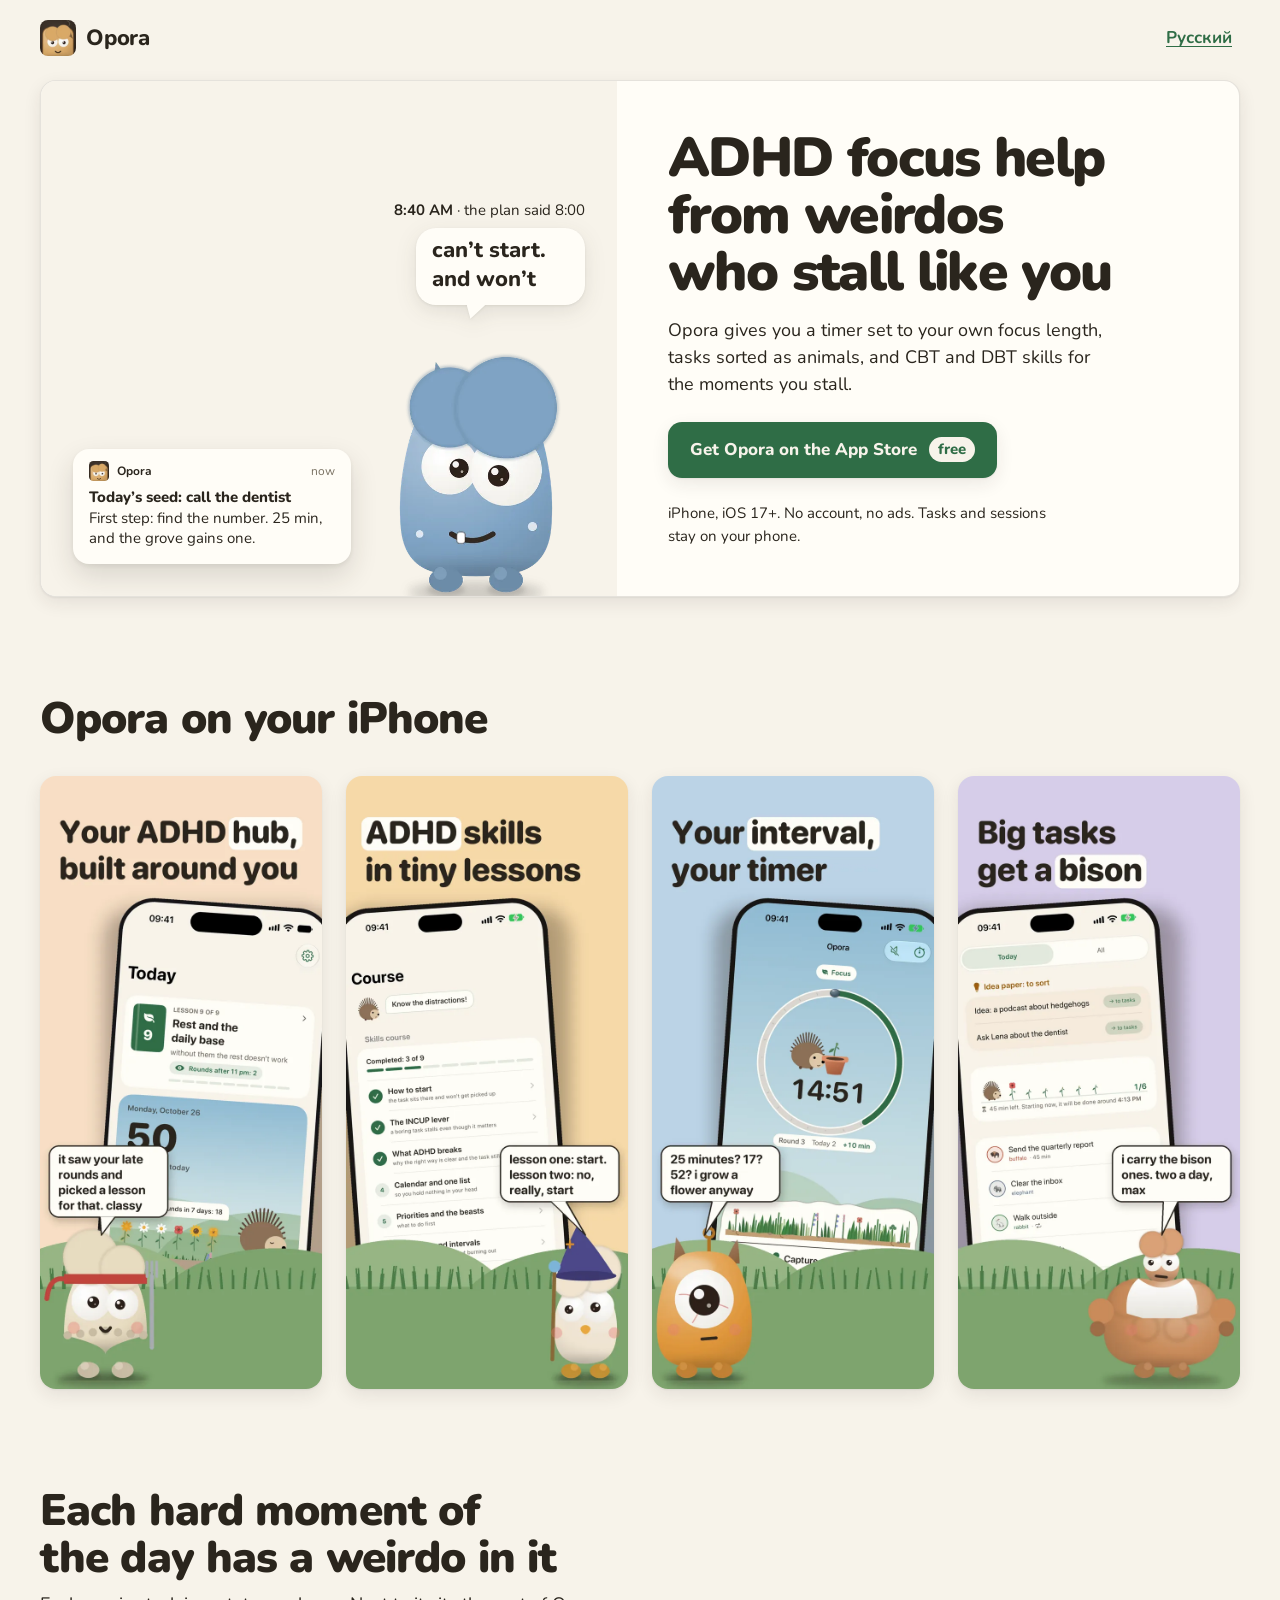
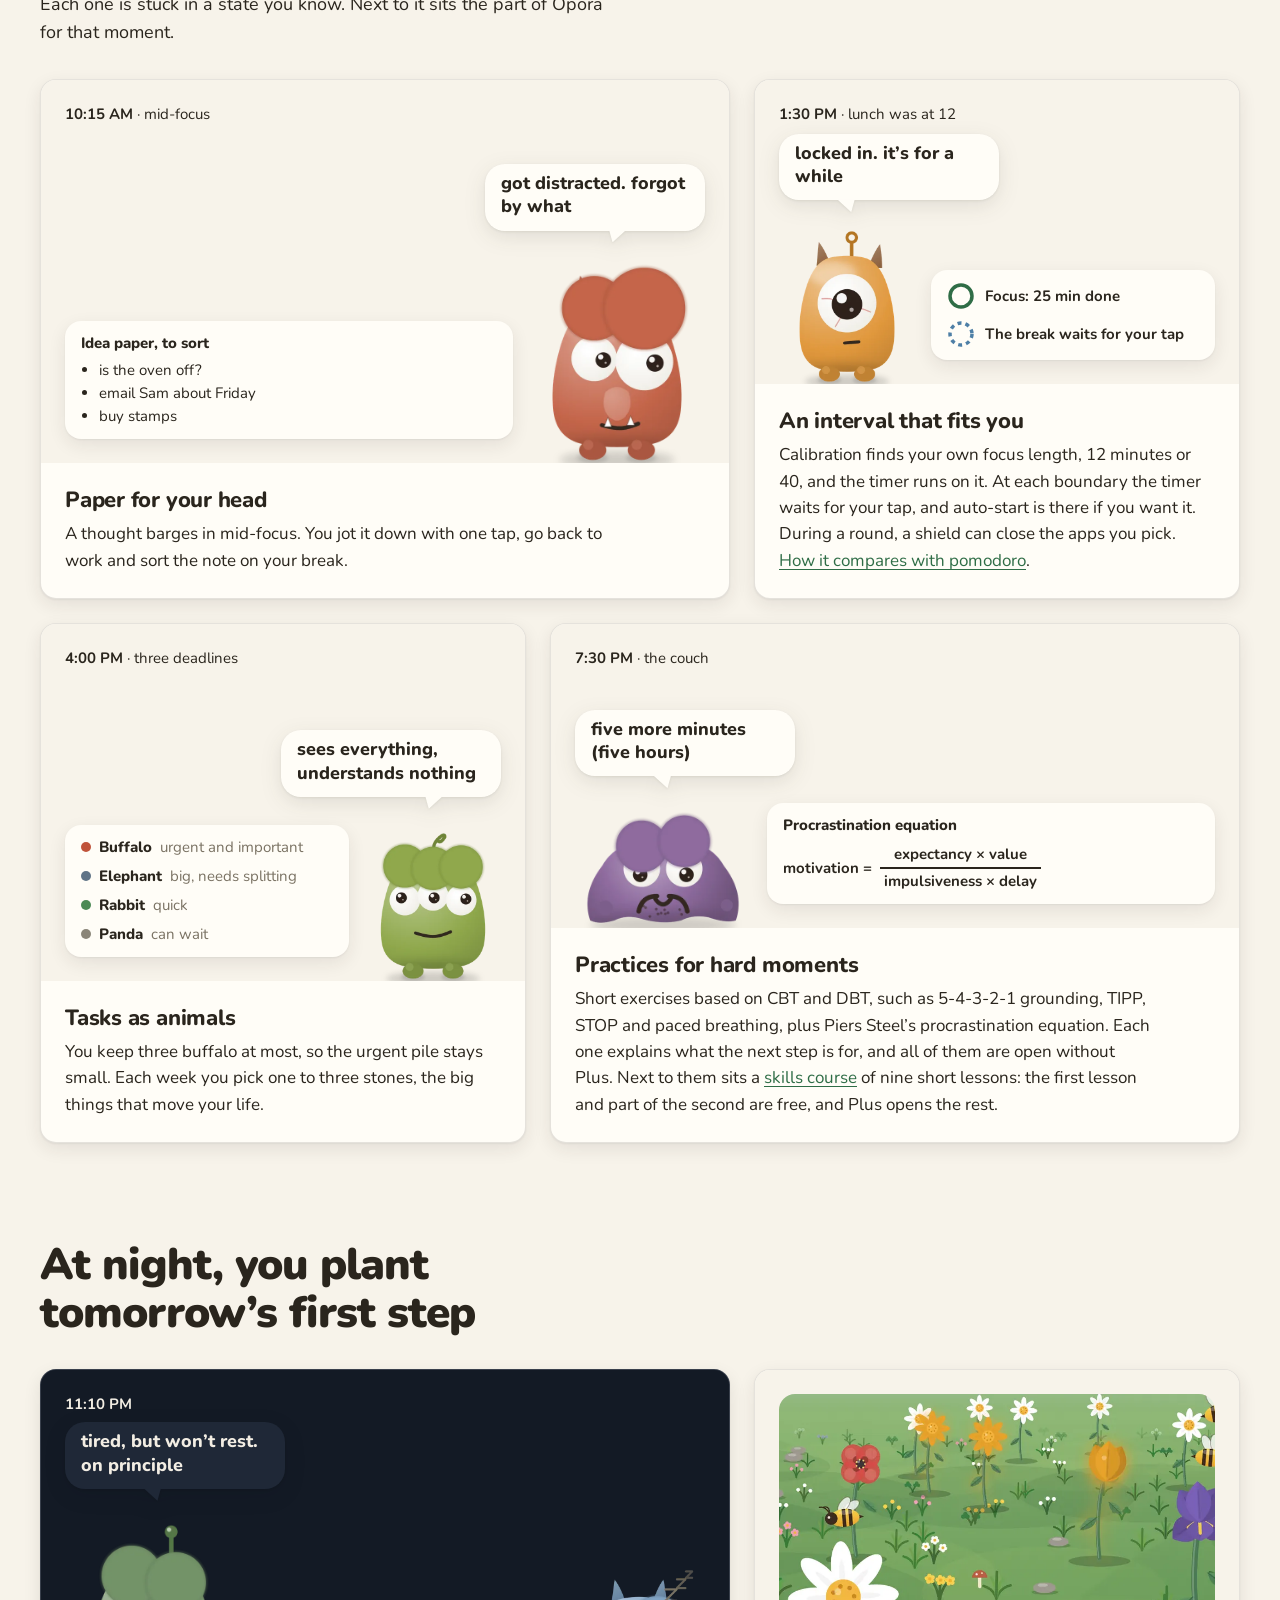
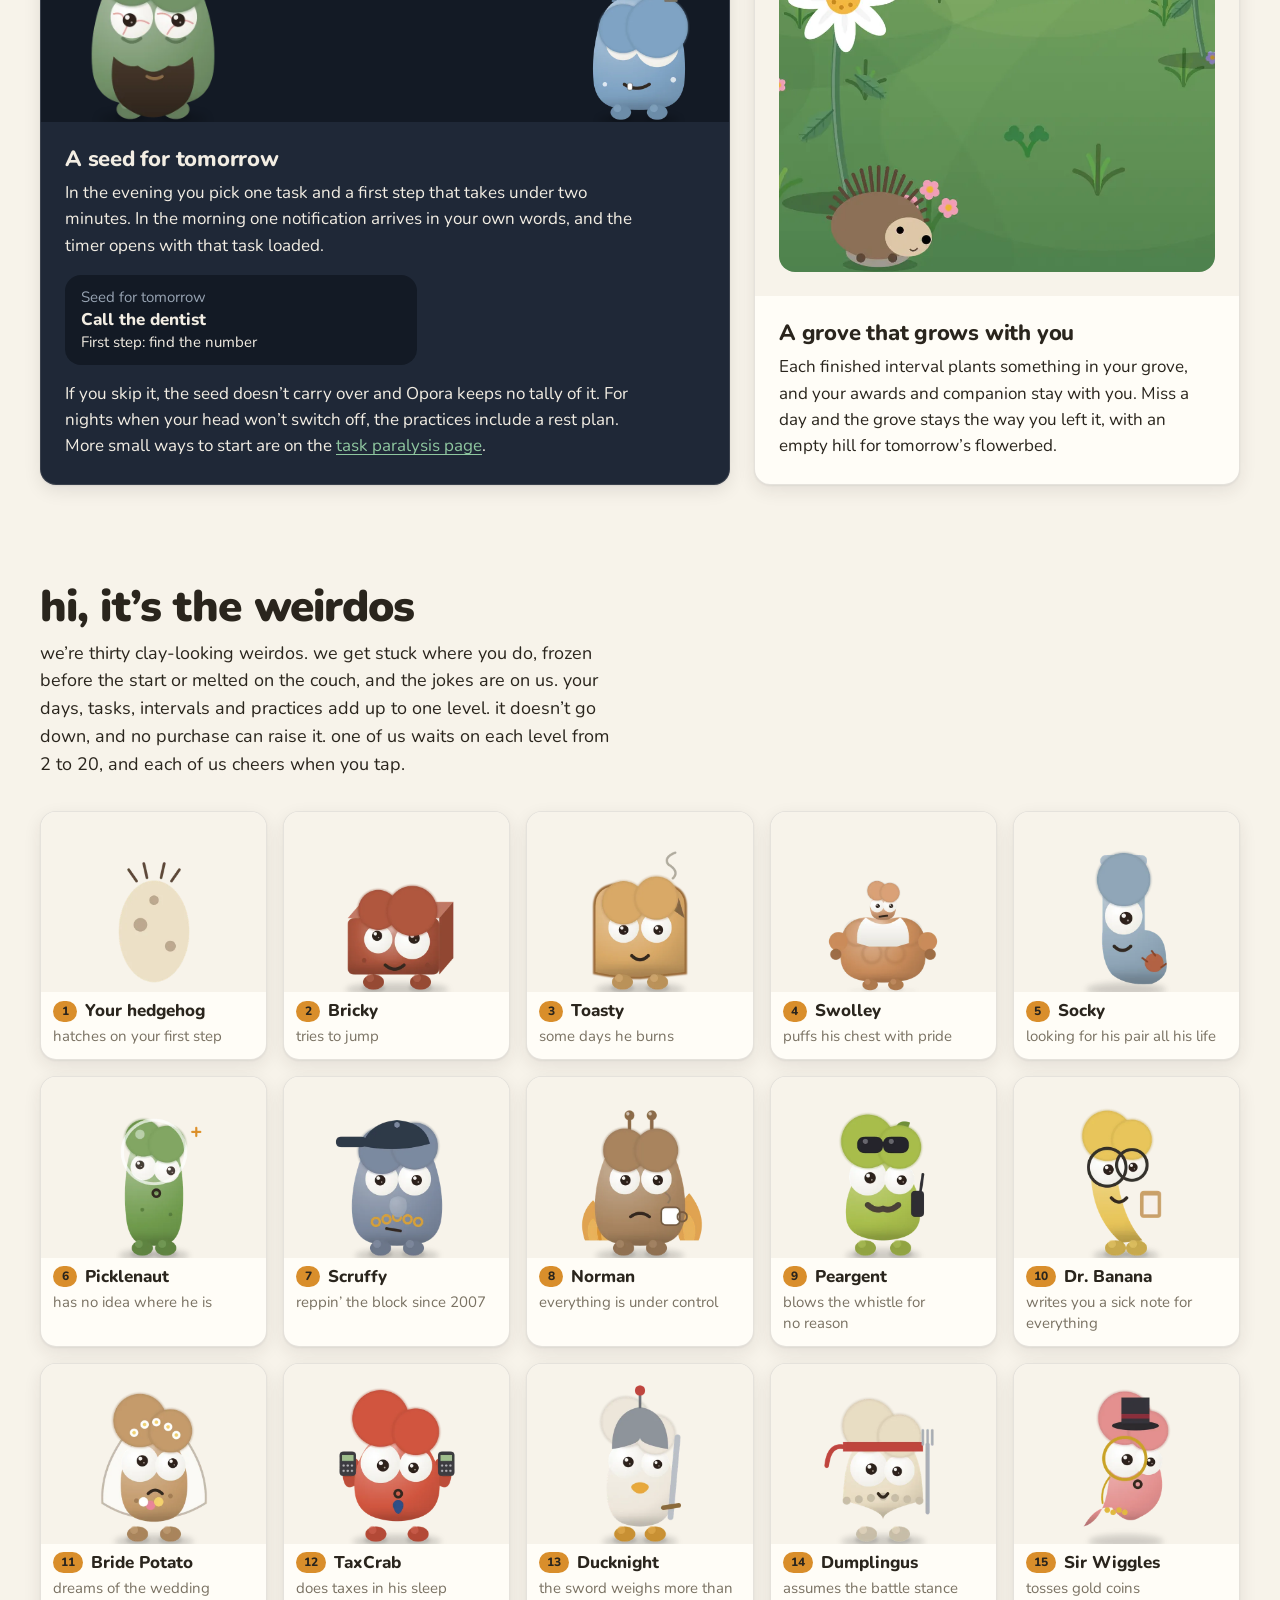
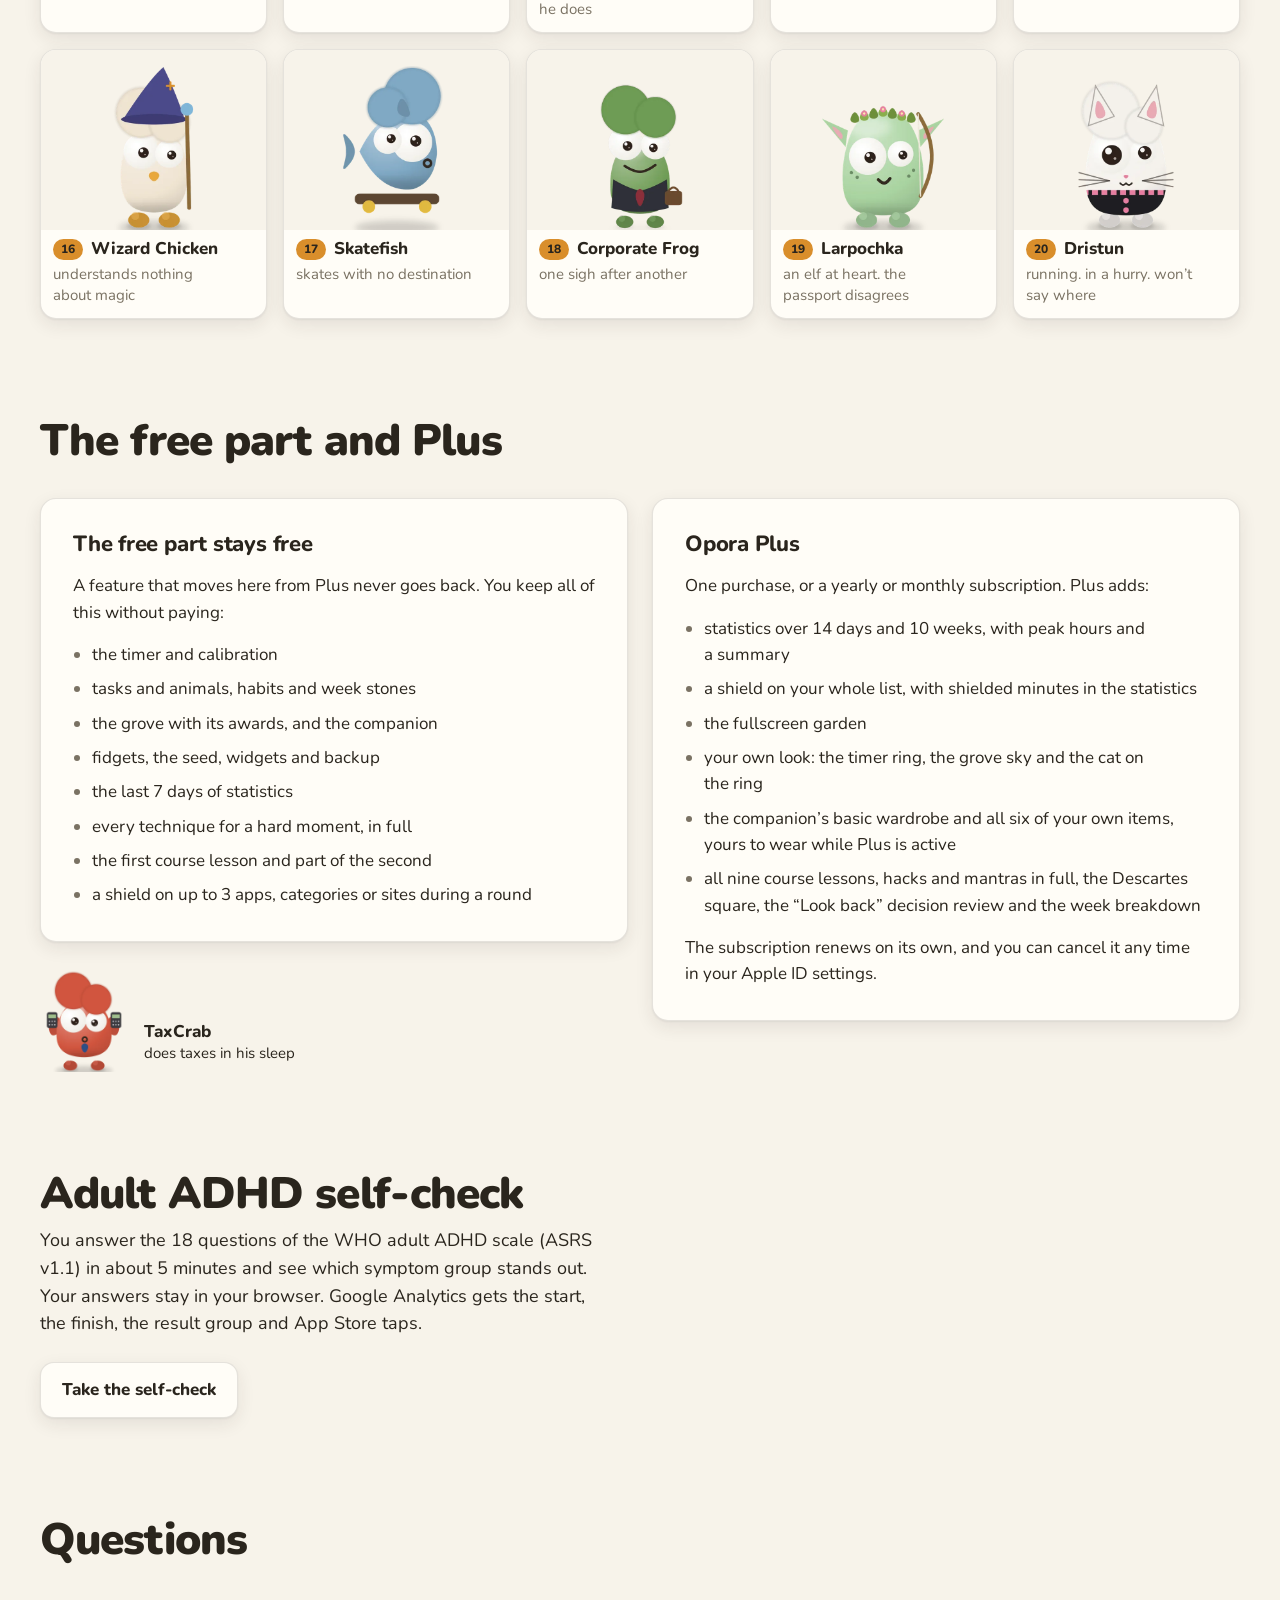
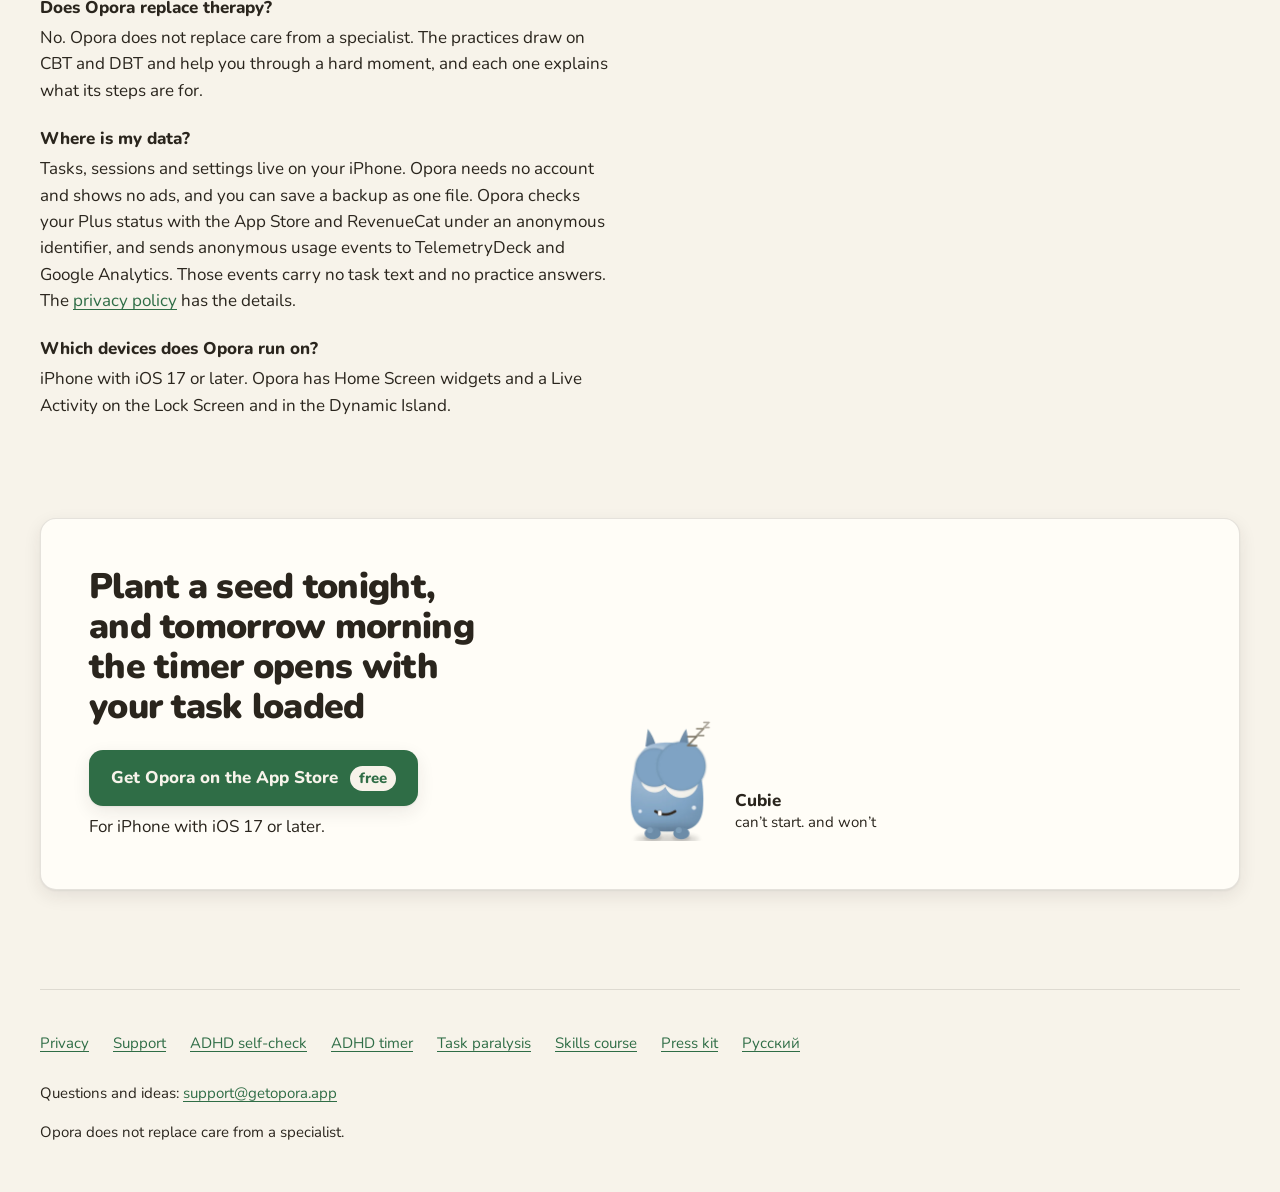
<file: index.html>
<!DOCTYPE html>
<html lang="en">
<head>
<meta charset="utf-8">
<meta name="viewport" content="width=device-width, initial-scale=1, viewport-fit=cover">
<title>Opora: visual ADHD timer, tasks and CBT skills</title>
<meta name="description" content="An iPhone app for the ADHD brain: a timer set to your own focus length, tasks as animals, a grove, and CBT and DBT skills for hard moments.">
<link rel="canonical" href="https://getopora.app/">
<meta name="google-site-verification" content="gNCdLFf5onYsdN9KTS7dBVBs3i6He-sdq-QQZf5dr-U">
<link rel="alternate" hreflang="en" href="https://getopora.app/">
<link rel="alternate" hreflang="ru" href="https://getopora.app/ru/">
<link rel="alternate" hreflang="x-default" href="https://getopora.app/">
<meta name="color-scheme" content="light">
<meta name="theme-color" content="#F7F3EA">
<meta name="apple-itunes-app" content="app-id=6800092761">
<meta property="og:type" content="website">
<meta property="og:site_name" content="Opora">
<meta property="og:locale" content="en_US">
<meta property="og:locale:alternate" content="ru_RU">
<meta property="og:url" content="https://getopora.app/">
<meta property="og:title" content="Opora: visual ADHD timer, tasks and CBT skills">
<meta property="og:description" content="An iPhone app for the ADHD brain: a timer set to your own focus length, tasks as animals, a grove, and CBT and DBT skills for hard moments.">
<meta property="og:image" content="https://getopora.app/og.png">
<meta property="og:image:width" content="1200">
<meta property="og:image:height" content="630">
<meta property="og:image:alt" content="Opora’s weirdos and the hedgehog standing in a row under the headline">
<meta name="twitter:card" content="summary_large_image">
<meta name="twitter:title" content="Opora: visual ADHD timer, tasks and CBT skills">
<meta name="twitter:description" content="An iPhone app for the ADHD brain: a timer set to your own focus length, tasks as animals, a grove, and CBT and DBT skills for hard moments.">
<meta name="twitter:image" content="https://getopora.app/og.png">
<meta name="twitter:image:alt" content="Opora’s weirdos and the hedgehog standing in a row under the headline">
<script type="application/ld+json">
{
 "@context": "https://schema.org",
 "@type": "MobileApplication",
 "name": "Opora",
 "alternateName": [
  "Opora: ADHD Timer & Focus Pet",
  "Опора: СДВГ-навыки и фокус",
  "Опора"
 ],
 "description": "An iPhone app for the ADHD brain: a timer set to your own focus length, tasks as animals, a grove, and CBT and DBT skills for hard moments.",
 "url": "https://getopora.app/",
 "image": "https://getopora.app/press/opora-icon-1024.png",
 "screenshot": [
  "https://getopora.app/shots/en/03-hub.webp",
  "https://getopora.app/shots/en/04-course.webp",
  "https://getopora.app/shots/en/01-timer.webp",
  "https://getopora.app/shots/en/06-tasks.webp"
 ],
 "operatingSystem": "iOS 17 or later",
 "applicationCategory": "HealthApplication",
 "applicationSubCategory": "Productivity",
 "inLanguage": [
  "bn",
  "da",
  "de",
  "en",
  "es",
  "fi",
  "fr",
  "gu",
  "ha",
  "hi",
  "id",
  "it",
  "ja",
  "kn",
  "ko",
  "ml",
  "mr",
  "nb",
  "nl",
  "pt",
  "ru",
  "sv",
  "sw",
  "ta",
  "te",
  "th",
  "tr",
  "uk",
  "vi",
  "zh-Hans",
  "zh-Hant"
 ],
 "installUrl": "https://apps.apple.com/app/id6800092761",
 "sameAs": [
  "https://apps.apple.com/app/id6800092761"
 ],
 "offers": {
  "@type": "Offer",
  "price": "0",
  "priceCurrency": "USD"
 }
}
</script>
<link rel="icon" type="image/png" sizes="64x64" href="favicon.png">
<link rel="apple-touch-icon" sizes="180x180" href="apple-touch-icon.png">
<link rel="stylesheet" href="fonts/nunito.css">
<link rel="stylesheet" href="site.css">
<script src="site.js" defer></script>
<script src="ga.js" defer></script>
</head>
<body>
<a class="skip-link" href="#main">Skip to content</a>

<header class="wrap site-header">
  <a class="brand" href="./"><img src="logo.webp" alt="" width="36" height="36">Opora</a>
  <a class="lang-switch" href="ru/" hreflang="ru" lang="ru">Русский</a>
</header>

<main id="main">
  <section class="wrap hero" aria-labelledby="hero-title">
    <div class="hero-panel">
      <div class="hero-pitch">
        <h1 class="hero-title" id="hero-title">ADHD focus help from weirdos who stall like you</h1>
        <p class="hero-lead">Opora gives you a timer set to your own focus length, tasks sorted as animals, and CBT and DBT skills for the moments you stall.</p>
        <a class="button button-primary hero-cta" href="https://apps.apple.com/app/apple-store/id6800092761?pt=129292304&amp;ct=home-hero&amp;mt=8">Get Opora on the App Store <span class="button-tag">free</span></a>
        <p class="hero-fine">iPhone, iOS&nbsp;17+. No account, no ads. Tasks and sessions stay on your phone.</p>
      </div>
      <div class="hero-stage">
        <div class="hero-say">
          <p class="time-caption">8:40&nbsp;AM <span>· the plan said 8:00</span></p>
          <p class="bubble"><span class="visually-hidden">Cubie says: </span>can’t start. and won’t</p>
        </div>
        <img class="hero-who" src="art/frozen-neutral.webp" width="424" height="512" fetchpriority="high"
             alt="Cubie, a blue weirdo, frozen at the start of the morning">
        <figure class="notification hero-note" aria-label="A morning notification from Opora">
          <div class="notification-head"><img src="logo.webp" alt="" width="20" height="20">Opora<span class="muted">now</span></div>
          <p class="notification-title">Today’s seed: call the dentist</p>
          <p>First step: find the number. 25&nbsp;min, and the grove gains one.</p>
        </figure>
      </div>
    </div>
  </section>

  <section class="wrap section">
    <h2 class="section-title" id="screens-title">Opora on your iPhone</h2>
    <ul class="screens-rail" role="list" tabindex="0" aria-labelledby="screens-title">
      <li><img src="shots/en/03-hub.webp" width="660" height="1434" loading="lazy"
               alt="Today, captioned Your ADHD hub, built around you: the next lesson of the skills course and this week’s rounds above the meadow"></li>
      <li><img src="shots/en/04-course.webp" width="660" height="1434" loading="lazy"
               alt="The skills course, captioned ADHD skills in tiny lessons: 3 of 9 lessons done, How to start and The INCUP lever ticked off"></li>
      <li><img src="shots/en/01-timer.webp" width="660" height="1434" loading="lazy"
               alt="The timer, captioned Your interval, your timer: 14:51 left on a green ring with the hedgehog and a flowerpot in the middle"></li>
      <li><img src="shots/en/06-tasks.webp" width="660" height="1434" loading="lazy"
               alt="Tasks, captioned Big tasks get a bison: an idea paper to sort, a plan for the day and tasks such as Send the quarterly report"></li>
    </ul>
  </section>

  <section class="wrap section">
    <h2 class="section-title" id="day-title">Each hard moment of the day has a weirdo in it</h2>
    <p class="section-lead">Each one is stuck in a state you know. Next to it sits the part of Opora for that moment.</p>

    <div class="strip">
      <article class="panel span-7" aria-labelledby="paper-title">
        <div class="panel-body">
          <h3 class="panel-title" id="paper-title">Paper for your head</h3>
          <p>A thought barges in mid-focus. You jot it down with one tap, go back to work and sort the note on your break.</p>
        </div>
        <div class="stage">
          <p class="time-caption">10:15&nbsp;AM <span>· mid-focus</span></p>
          <p class="bubble"><span class="visually-hidden">Loafy says: </span>got distracted. forgot by what</p>
          <img class="stage-who" src="art/distracted-neutral.webp" width="424" height="512" loading="lazy"
               alt="Loafy, a red weirdo, staring past his work">
          <div class="stage-prop app-card">
            <p class="app-card-title">Idea paper, to sort</p>
            <ul>
              <li>is the oven off?</li>
              <li>email Sam about Friday</li>
              <li>buy stamps</li>
            </ul>
          </div>
        </div>
      </article>

      <article class="panel span-5" aria-labelledby="interval-title">
        <div class="panel-body">
          <h3 class="panel-title" id="interval-title">An interval that fits you</h3>
          <p>Calibration finds your own focus length, 12 minutes or 40, and the timer runs on it. At each boundary the timer waits for your tap, and auto-start is there if you want it. During a round, a shield can close the apps you pick. <a href="adhd-timer/">How it compares with pomodoro</a>.</p>
        </div>
        <div class="stage is-flipped">
          <p class="time-caption">1:30&nbsp;PM <span>· lunch was at 12</span></p>
          <p class="bubble"><span class="visually-hidden">Cyclops says: </span>locked in. it’s for a while</p>
          <img class="stage-who" src="art/hyperfocus-neutral.webp" width="424" height="512" loading="lazy"
               alt="Cyclops, an orange one-eyed weirdo, locked in with his eye wide open">
          <div class="stage-prop app-card">
            <p class="phase"><svg viewBox="0 0 28 28" aria-hidden="true"><circle cx="14" cy="14" r="11" fill="none" stroke="var(--forest)" stroke-width="3.5"/></svg>Focus: 25&nbsp;min done</p>
            <p class="phase"><svg viewBox="0 0 28 28" aria-hidden="true"><circle cx="14" cy="14" r="11" fill="none" stroke="var(--sky)" stroke-width="3.5" stroke-dasharray="4 4"/></svg>The break waits for your tap</p>
          </div>
        </div>
      </article>

      <article class="panel span-5" aria-labelledby="animals-title">
        <div class="panel-body">
          <h3 class="panel-title" id="animals-title">Tasks as animals</h3>
          <p>You keep three buffalo at most, so the urgent pile stays small. Each week you pick one to three stones, the big things that move your life.</p>
        </div>
        <div class="stage">
          <p class="time-caption">4:00&nbsp;PM <span>· three deadlines</span></p>
          <p class="bubble"><span class="visually-hidden">Threeyes says: </span>sees everything, understands nothing</p>
          <img class="stage-who" src="art/overloaded-neutral.webp" width="424" height="512" loading="lazy"
               alt="Threeyes, a green three-eyed weirdo, looking at everything at once">
          <ul class="stage-prop app-card animal-list" role="list" aria-label="The four task animals">
            <li style="--animal: var(--buffalo)"><b>Buffalo</b> <span class="muted">urgent and important</span></li>
            <li style="--animal: var(--elephant)"><b>Elephant</b> <span class="muted">big, needs splitting</span></li>
            <li style="--animal: var(--rabbit)"><b>Rabbit</b> <span class="muted">quick</span></li>
            <li style="--animal: var(--panda)"><b>Panda</b> <span class="muted">can wait</span></li>
          </ul>
        </div>
      </article>

      <article class="panel span-7" aria-labelledby="practice-title">
        <div class="panel-body">
          <h3 class="panel-title" id="practice-title">Practices for hard moments</h3>
          <p>Short exercises based on CBT and DBT, such as <span class="nowrap">5-4-3-2-1</span> grounding, TIPP, STOP and paced breathing, plus Piers Steel’s procrastination equation. Each one explains what the next step is for, and all of them are open without Plus. Next to them sits a <a href="adhd-skills-course/">skills course</a> of nine short lessons: the first lesson and part of the second are free, and Plus opens the rest.</p>
        </div>
        <div class="stage is-flipped">
          <p class="time-caption">7:30&nbsp;PM <span>· the couch</span></p>
          <p class="bubble"><span class="visually-hidden">Puddle says: </span>five more minutes (five hours)</p>
          <img class="stage-who is-low" src="art/couch-neutral.webp" width="424" height="512" loading="lazy"
               alt="Puddle, a purple weirdo, melted flat">
          <div class="stage-prop app-card">
            <p class="app-card-title">Procrastination equation</p>
            <p class="equation" role="img" aria-label="Motivation equals expectancy times value, divided by impulsiveness times delay">
              <span>motivation =</span>
              <span class="fraction"><span>expectancy × value</span><span>impulsiveness × delay</span></span>
            </p>
          </div>
        </div>
      </article>
    </div>
  </section>

  <section class="wrap section">
    <h2 class="section-title" id="night-title">At night, you plant tomorrow’s first step</h2>
    <div class="night-row">
      <article class="panel theme-night span-7" aria-labelledby="seed-title">
        <div class="panel-body">
          <h3 class="panel-title" id="seed-title">A seed for tomorrow</h3>
          <p>In the evening you pick one task and a first step that takes under two minutes. In the morning one notification arrives in your own words, and the timer opens with that task loaded.</p>
          <div class="app-card seed-card">
            <p class="muted">Seed for tomorrow</p>
            <p class="app-card-title">Call the dentist</p>
            <p>First step: find the number</p>
          </div>
          <p>If you skip it, the seed doesn’t carry over and Opora keeps no tally of it. For nights when your head won’t switch off, the practices include a rest plan. More small ways to start are on the <a href="adhd-task-paralysis/">task paralysis page</a>.</p>
        </div>
        <div class="stage is-flipped">
          <p class="time-caption">11:10&nbsp;PM</p>
          <p class="bubble"><span class="visually-hidden">Buzzy says: </span>tired, but won’t rest. on principle</p>
          <img class="stage-who" src="art/wired-neutral.webp" width="424" height="512" loading="lazy"
               alt="Buzzy, a green bearded weirdo, wide awake at night">
          <img class="stage-sleeper" src="art/frozen-sleeping.webp" width="424" height="512" loading="lazy"
               alt="Cubie, asleep">
        </div>
      </article>

      <article class="panel span-5" aria-labelledby="grove-title">
        <div class="panel-body">
          <h3 class="panel-title" id="grove-title">A grove that grows with you</h3>
          <p>Each finished interval plants something in your grove, and your awards and companion stay with you. Miss a day and the grove stays the way you left it, with an empty hill for tomorrow’s flowerbed.</p>
        </div>
        <figure class="grove-figure">
          <img src="shots/grove.webp" width="875" height="875" loading="lazy"
               alt="Opora’s garden: daisies, a poppy, an iris and bees over the grass, with a hedgehog in front">
        </figure>
      </article>
    </div>
  </section>

  <section class="wrap section">
    <h2 class="section-title" id="cast-title">hi, it’s the weirdos</h2>
    <p class="section-lead">we’re thirty clay-looking weirdos. we get stuck where you do, frozen before the start or melted on the couch, and the jokes are on us. your days, tasks, intervals and practices add up to one level. it doesn’t go down, and no purchase can raise it. one of us waits on each level from 2 to 20, and each of us cheers when you tap.</p>

    <ol class="cast-grid" role="list">
      <li class="cast-card">
        <button class="cast-portrait" type="button" data-clip="clips/hedgehog-egg.mp4" data-mood="art/hedgehog-hoglet-excited.webp" data-mood-alt="Your hedgehog, hatched and cheering">
          <img src="art/hedgehog-egg-neutral.webp" width="424" height="512" loading="lazy" alt="A speckled hedgehog egg, waiting for your first step">
        </button>
        <div class="cast-text">
          <p class="cast-name"><span class="level"><span class="visually-hidden">Level </span>1</span>Your hedgehog</p>
          <p class="cast-line">hatches on your first step</p>
        </div>
      </li>
      <li class="cast-card">
        <button class="cast-portrait" type="button" data-clip="clips/brick.mp4" data-mood="art/brick-excited.webp" data-mood-alt="Bricky, cheering">
          <img src="art/brick-neutral.webp" width="424" height="512" loading="lazy" alt="Bricky, a red brick weirdo, trying to jump">
        </button>
        <div class="cast-text">
          <p class="cast-name"><span class="level"><span class="visually-hidden">Level </span>2</span>Bricky</p>
          <p class="cast-line">tries to jump</p>
        </div>
      </li>
      <li class="cast-card">
        <button class="cast-portrait" type="button" data-clip="clips/toast.mp4" data-mood="art/toast-excited.webp" data-mood-alt="Toasty, cheering">
          <img src="art/toast-neutral.webp" width="424" height="512" loading="lazy" alt="Toasty, a slice of toast with smoke curling off the top">
        </button>
        <div class="cast-text">
          <p class="cast-name"><span class="level"><span class="visually-hidden">Level </span>3</span>Toasty</p>
          <p class="cast-line">some days he burns</p>
        </div>
      </li>
      <li class="cast-card">
        <button class="cast-portrait" type="button" data-clip="clips/swole.mp4" data-mood="art/swole-excited.webp" data-mood-alt="Swolley, cheering">
          <img src="art/swole-neutral.webp" width="424" height="512" loading="lazy" alt="Swolley, a muscly orange weirdo in a white tank top, chest out">
        </button>
        <div class="cast-text">
          <p class="cast-name"><span class="level"><span class="visually-hidden">Level </span>4</span>Swolley</p>
          <p class="cast-line">puffs his chest with pride</p>
        </div>
      </li>
      <li class="cast-card">
        <button class="cast-portrait" type="button" data-clip="clips/sock.mp4" data-mood="art/sock-excited.webp" data-mood-alt="Socky, cheering">
          <img src="art/sock-neutral.webp" width="424" height="512" loading="lazy" alt="Socky, a lone blue sock weirdo">
        </button>
        <div class="cast-text">
          <p class="cast-name"><span class="level"><span class="visually-hidden">Level </span>5</span>Socky</p>
          <p class="cast-line">looking for his pair all his life</p>
        </div>
      </li>
      <li class="cast-card">
        <button class="cast-portrait" type="button" data-clip="clips/pickle.mp4" data-mood="art/pickle-excited.webp" data-mood-alt="Picklenaut, cheering">
          <img src="art/pickle-neutral.webp" width="424" height="512" loading="lazy" alt="Picklenaut, a pickle in a space helmet, looking around">
        </button>
        <div class="cast-text">
          <p class="cast-name"><span class="level"><span class="visually-hidden">Level </span>6</span>Picklenaut</p>
          <p class="cast-line">has no idea where he is</p>
        </div>
      </li>
      <li class="cast-card">
        <button class="cast-portrait" type="button" data-clip="clips/cap.mp4" data-mood="art/cap-excited.webp" data-mood-alt="Scruffy, cheering">
          <img src="art/cap-neutral.webp" width="424" height="512" loading="lazy" alt="Scruffy, a grey weirdo in a cap and a gold chain">
        </button>
        <div class="cast-text">
          <p class="cast-name"><span class="level"><span class="visually-hidden">Level </span>7</span>Scruffy</p>
          <p class="cast-line">reppin’ the block since 2007</p>
        </div>
      </li>
      <li class="cast-card">
        <button class="cast-portrait" type="button" data-clip="clips/fine.mp4" data-mood="art/fine-excited.webp" data-mood-alt="Norman, cheering">
          <img src="art/fine-neutral.webp" width="424" height="512" loading="lazy" alt="Norman, a brown weirdo holding a mug while flames rise behind him">
        </button>
        <div class="cast-text">
          <p class="cast-name"><span class="level"><span class="visually-hidden">Level </span>8</span>Norman</p>
          <p class="cast-line">everything is under control</p>
        </div>
      </li>
      <li class="cast-card">
        <button class="cast-portrait" type="button" data-clip="clips/peargent.mp4" data-mood="art/peargent-excited.webp" data-mood-alt="Peargent, cheering">
          <img src="art/peargent-neutral.webp" width="424" height="512" loading="lazy" alt="Peargent, a green pear in sunglasses with a walkie-talkie">
        </button>
        <div class="cast-text">
          <p class="cast-name"><span class="level"><span class="visually-hidden">Level </span>9</span>Peargent</p>
          <p class="cast-line">blows the whistle for no reason</p>
        </div>
      </li>
      <li class="cast-card">
        <button class="cast-portrait" type="button" data-clip="clips/banana.mp4" data-mood="art/banana-excited.webp" data-mood-alt="Dr. Banana, cheering">
          <img src="art/banana-neutral.webp" width="424" height="512" loading="lazy" alt="Dr. Banana, a banana in round glasses with a clipboard">
        </button>
        <div class="cast-text">
          <p class="cast-name"><span class="level"><span class="visually-hidden">Level </span>10</span>Dr. Banana</p>
          <p class="cast-line">writes you a sick note for everything</p>
        </div>
      </li>
      <li class="cast-card">
        <button class="cast-portrait" type="button" data-clip="clips/bridepotato.mp4" data-mood="art/bridepotato-excited.webp" data-mood-alt="Bride Potato, cheering">
          <img src="art/bridepotato-neutral.webp" width="424" height="512" loading="lazy" alt="Bride Potato, a potato in a veil and a daisy crown">
        </button>
        <div class="cast-text">
          <p class="cast-name"><span class="level"><span class="visually-hidden">Level </span>11</span>Bride Potato</p>
          <p class="cast-line">dreams of the wedding</p>
        </div>
      </li>
      <li class="cast-card">
        <button class="cast-portrait" type="button" data-clip="clips/taxcrab.mp4" data-mood="art/taxcrab-excited.webp" data-mood-alt="TaxCrab, cheering">
          <img src="art/taxcrab-neutral.webp" width="424" height="512" loading="lazy" alt="TaxCrab, a round red weirdo in a tie, holding two calculators">
        </button>
        <div class="cast-text">
          <p class="cast-name"><span class="level"><span class="visually-hidden">Level </span>12</span>TaxCrab</p>
          <p class="cast-line">does taxes in his sleep</p>
        </div>
      </li>
      <li class="cast-card">
        <button class="cast-portrait" type="button" data-clip="clips/ducknight.mp4" data-mood="art/ducknight-excited.webp" data-mood-alt="Ducknight, cheering">
          <img src="art/ducknight-neutral.webp" width="424" height="512" loading="lazy" alt="Ducknight, a duck in a knight’s helmet, holding a long sword">
        </button>
        <div class="cast-text">
          <p class="cast-name"><span class="level"><span class="visually-hidden">Level </span>13</span>Ducknight</p>
          <p class="cast-line">the sword weighs more than he does</p>
        </div>
      </li>
      <li class="cast-card">
        <button class="cast-portrait" type="button" data-clip="clips/dumplingus.mp4" data-mood="art/dumplingus-excited.webp" data-mood-alt="Dumplingus, cheering">
          <img src="art/dumplingus-neutral.webp" width="424" height="512" loading="lazy" alt="Dumplingus, a dumpling in a red headband with a fork, ready to fight">
        </button>
        <div class="cast-text">
          <p class="cast-name"><span class="level"><span class="visually-hidden">Level </span>14</span>Dumplingus</p>
          <p class="cast-line">assumes the battle stance</p>
        </div>
      </li>
      <li class="cast-card">
        <button class="cast-portrait" type="button" data-clip="clips/sirwiggles.mp4" data-mood="art/sirwiggles-excited.webp" data-mood-alt="Sir Wiggles, cheering">
          <img src="art/sirwiggles-neutral.webp" width="424" height="512" loading="lazy" alt="Sir Wiggles, a pink worm in a top hat and a monocle">
        </button>
        <div class="cast-text">
          <p class="cast-name"><span class="level"><span class="visually-hidden">Level </span>15</span>Sir Wiggles</p>
          <p class="cast-line">tosses gold coins</p>
        </div>
      </li>
      <li class="cast-card">
        <button class="cast-portrait" type="button" data-clip="clips/wizardchicken.mp4" data-mood="art/wizardchicken-excited.webp" data-mood-alt="Wizard Chicken, cheering">
          <img src="art/wizardchicken-neutral.webp" width="424" height="512" loading="lazy" alt="Wizard Chicken, a chicken in a wizard hat with a staff">
        </button>
        <div class="cast-text">
          <p class="cast-name"><span class="level"><span class="visually-hidden">Level </span>16</span>Wizard Chicken</p>
          <p class="cast-line">understands nothing about magic</p>
        </div>
      </li>
      <li class="cast-card">
        <button class="cast-portrait" type="button" data-clip="clips/skatefish.mp4" data-mood="art/skatefish-excited.webp" data-mood-alt="Skatefish, cheering">
          <img src="art/skatefish-neutral.webp" width="424" height="512" loading="lazy" alt="Skatefish, a blue fish riding a skateboard">
        </button>
        <div class="cast-text">
          <p class="cast-name"><span class="level"><span class="visually-hidden">Level </span>17</span>Skatefish</p>
          <p class="cast-line">skates with no destination</p>
        </div>
      </li>
      <li class="cast-card">
        <button class="cast-portrait" type="button" data-clip="clips/corporatefrog.mp4" data-mood="art/corporatefrog-excited.webp" data-mood-alt="Corporate Frog, cheering">
          <img src="art/corporatefrog-neutral.webp" width="424" height="512" loading="lazy" alt="Corporate Frog, a frog in a suit and tie with a briefcase">
        </button>
        <div class="cast-text">
          <p class="cast-name"><span class="level"><span class="visually-hidden">Level </span>18</span>Corporate Frog</p>
          <p class="cast-line">one sigh after another</p>
        </div>
      </li>
      <li class="cast-card">
        <button class="cast-portrait" type="button" data-clip="clips/larpochka.mp4" data-mood="art/larpochka-excited.webp" data-mood-alt="Larpochka, cheering">
          <img src="art/larpochka-neutral.webp" width="424" height="512" loading="lazy" alt="Larpochka, a mint elf with pointed ears, a flower crown and a bow">
        </button>
        <div class="cast-text">
          <p class="cast-name"><span class="level"><span class="visually-hidden">Level </span>19</span>Larpochka</p>
          <p class="cast-line">an elf at heart. the passport disagrees</p>
        </div>
      </li>
      <li class="cast-card">
        <button class="cast-portrait" type="button" data-clip="clips/dristun.mp4" data-mood="art/dristun-excited.webp" data-mood-alt="Dristun, cheering">
          <img src="art/dristun-neutral.webp" width="424" height="512" loading="lazy" alt="Dristun, a white cat-eared weirdo in a buttoned cardigan">
        </button>
        <div class="cast-text">
          <p class="cast-name"><span class="level"><span class="visually-hidden">Level </span>20</span>Dristun</p>
          <p class="cast-line">running. in a hurry. won’t say where</p>
        </div>
      </li>
    </ol>
  </section>

  <section class="wrap section">
    <h2 class="section-title" id="offer-title">The free part and Plus</h2>
    <div class="offer-grid">
      <article class="panel offer-free" aria-labelledby="free-title">
        <div class="panel-body">
          <h3 class="panel-title" id="free-title">The free part stays free</h3>
          <p>A feature that moves here from Plus never goes back. You keep all of this without paying:</p>
          <ul class="list">
            <li>the timer and calibration</li>
            <li>tasks and animals, habits and week stones</li>
            <li>the grove with its awards, and the companion</li>
            <li>fidgets, the seed, widgets and backup</li>
            <li>the last 7 days of statistics</li>
            <li>every technique for a hard moment, in full</li>
            <li>the first course lesson and part of the second</li>
            <li>a shield on up to 3 apps, categories or sites during a round</li>
          </ul>
        </div>
      </article>
      <article class="panel offer-plus" aria-labelledby="plus-title">
        <div class="panel-body">
          <h3 class="panel-title" id="plus-title">Opora Plus</h3>
          <p>One purchase, or a yearly or monthly subscription. Plus adds:</p>
          <ul class="list">
            <li>statistics over 14 days and 10 weeks, with peak hours and a summary</li>
            <li>a shield on your whole list, with shielded minutes in the statistics</li>
            <li>the fullscreen garden</li>
            <li>your own look: the timer ring, the grove sky and the cat on the ring</li>
            <li>the companion’s basic wardrobe and all six of your own items, yours to wear while Plus is active</li>
            <li>all nine course lessons, hacks and mantras in full, the Descartes square, the “Look back” decision review and the week breakdown</li>
          </ul>
          <p>The subscription renews on its own, and you can cancel it any time in your Apple ID settings.</p>
        </div>
      </article>
      <div class="signature">
      <button class="signature-face" type="button" aria-pressed="false">
        <img class="face-rest" src="art/taxcrab-neutral.webp" width="424" height="512" loading="lazy" alt="TaxCrab, a round red weirdo in a tie, holding two calculators" data-alt="">
        <img class="face-mood" src="art/taxcrab-excited.webp" width="424" height="512" loading="lazy" alt="" data-alt="TaxCrab, beaming over his calculators">
      </button>
      <div class="signature-text">
        <p class="signature-name">TaxCrab</p>
        <p class="signature-line">does taxes in his sleep</p>
      </div>
      </div>
    </div>
  </section>

  <section class="wrap section" aria-labelledby="check-title">
    <h2 class="section-title" id="check-title">Adult ADHD self-check</h2>
    <p class="section-lead">You answer the 18 questions of the WHO adult ADHD scale (ASRS v1.1) in about 5 minutes and see which symptom group stands out. Your answers stay in your browser. Google Analytics gets the start, the finish, the result group and App Store taps.</p>
    <a class="button button-secondary home-check" href="adhd-test/">Take the self-check</a>
  </section>

  <section class="wrap section">
    <h2 class="section-title" id="faq-title">Questions</h2>
    <dl class="faq">
      <div>
        <dt>Does Opora replace therapy?</dt>
        <dd>No. Opora does not replace care from a specialist. The practices draw on CBT and DBT and help you through a hard moment, and each one explains what its steps are for.</dd>
      </div>
      <div>
        <dt>Where is my data?</dt>
        <dd>Tasks, sessions and settings live on your iPhone. Opora needs no account and shows no ads, and you can save a backup as one file. Opora checks your Plus status with the App Store and RevenueCat under an anonymous identifier, and sends anonymous usage events to TelemetryDeck and Google Analytics. Those events carry no task text and no practice answers. The <a href="privacy.html">privacy policy</a> has the details.</dd>
      </div>
      <div>
        <dt>Which devices does Opora run on?</dt>
        <dd>iPhone with iOS&nbsp;17 or later. Opora has Home Screen widgets and a Live Activity on the Lock Screen and in the Dynamic Island.</dd>
      </div>
    </dl>
  </section>

  <section class="wrap section">
    <div class="closing-panel">
      <h2 class="closing-line" id="closing-title">Plant a seed tonight, and tomorrow morning the timer opens with your task loaded</h2>
      <div class="closing-act">
        <a class="button button-primary" href="https://apps.apple.com/app/apple-store/id6800092761?pt=129292304&amp;ct=home-closing&amp;mt=8">Get Opora on the App Store <span class="button-tag">free</span></a>
        <p>For iPhone with iOS&nbsp;17 or later.</p>
      </div>
      <div class="signature">
        <button class="signature-face" type="button" aria-pressed="false">
          <img class="face-rest" src="art/frozen-sleeping.webp" width="424" height="512" loading="lazy" alt="Cubie, asleep" data-alt="">
          <img class="face-mood" src="art/frozen-happy.webp" width="424" height="512" loading="lazy" alt="" data-alt="Cubie, awake and smiling">
        </button>
        <div class="signature-text">
          <p class="signature-name">Cubie</p>
          <p class="signature-line">can’t start. and won’t</p>
        </div>
      </div>
    </div>
  </section>
</main>

<footer class="wrap site-footer">
  <ul class="footer-links" role="list">
    <li><a href="privacy.html">Privacy</a></li>
    <li><a href="support.html">Support</a></li>
    <li><a href="adhd-test/">ADHD self-check</a></li>
    <li><a href="adhd-timer/">ADHD timer</a></li>
    <li><a href="adhd-task-paralysis/">Task paralysis</a></li>
    <li><a href="adhd-skills-course/">Skills course</a></li>
    <li><a href="press/">Press kit</a></li>
    <li><a href="ru/" hreflang="ru" lang="ru">Русский</a></li>
  </ul>
  <p>Questions and ideas: <a href="mailto:support@getopora.app">support@getopora.app</a></p>
  <p>Opora does not replace care from a specialist.</p>
</footer>
</body>
</html>
</file>
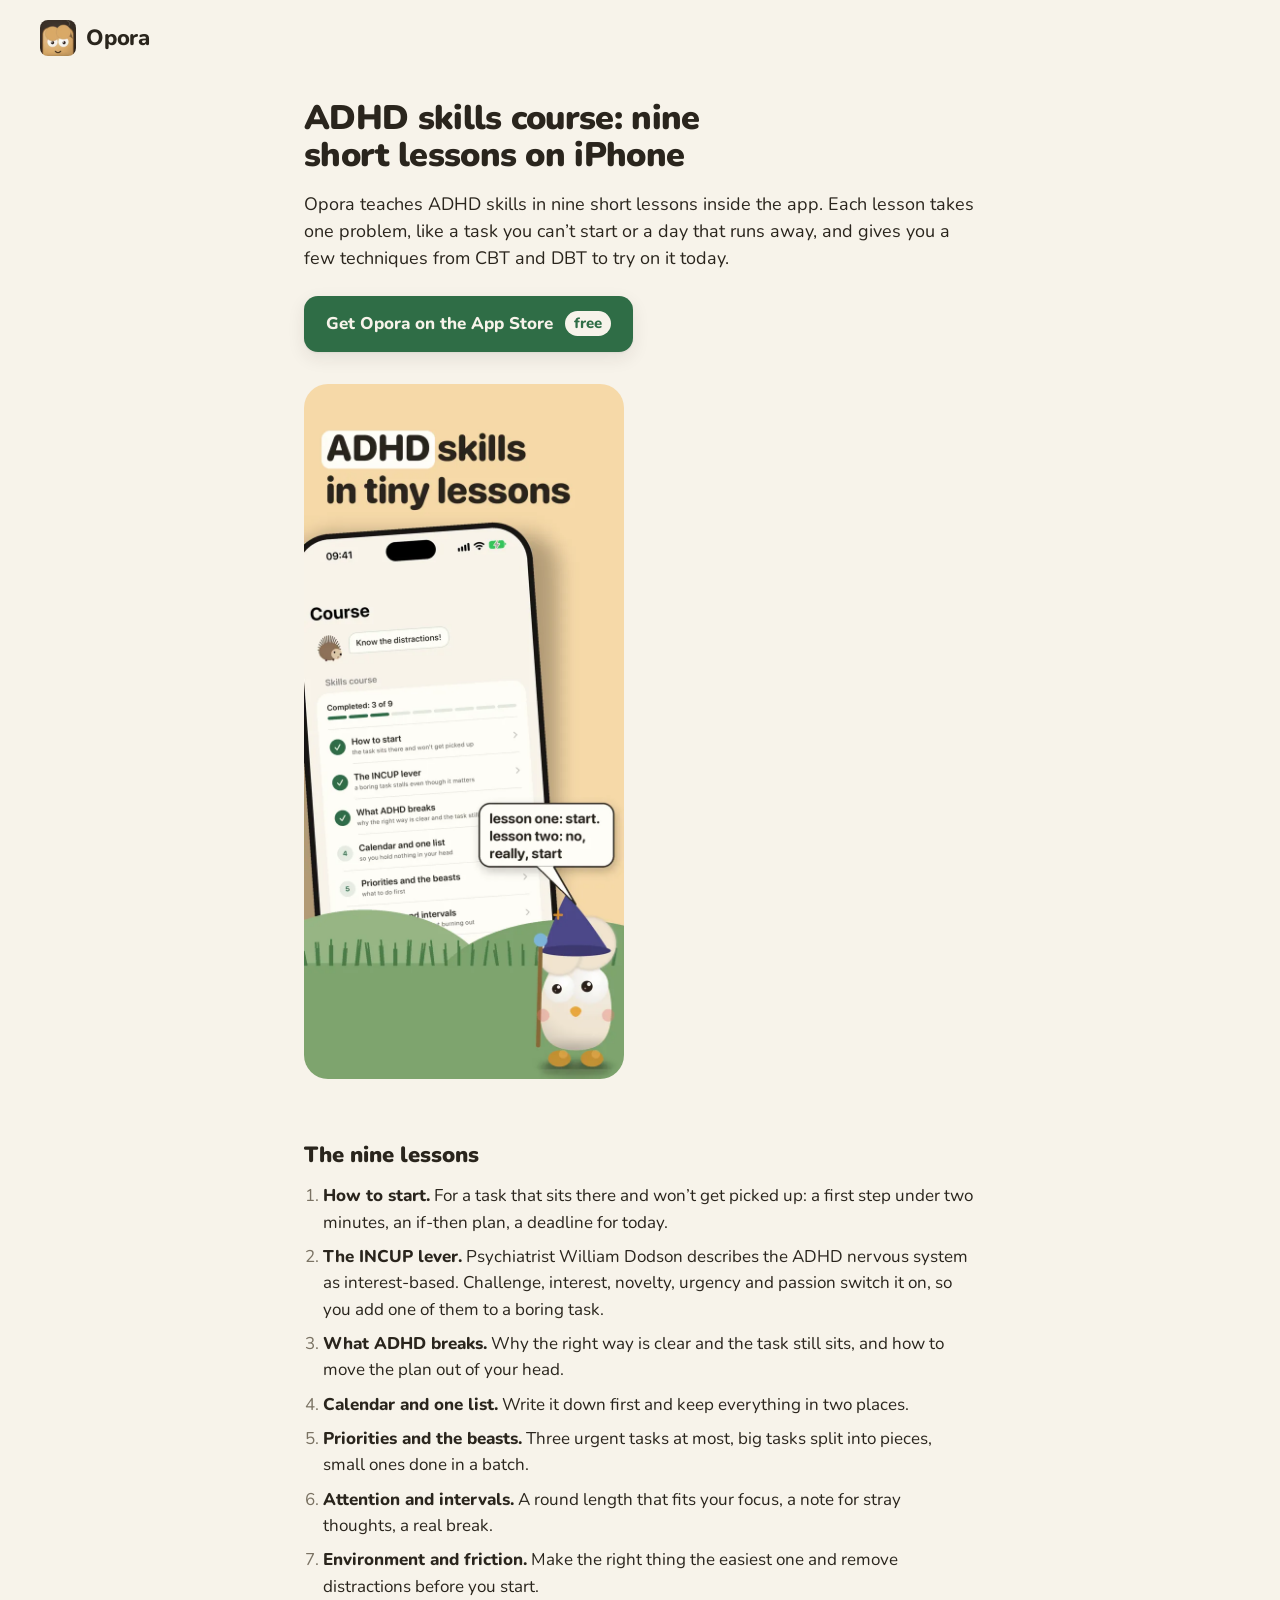
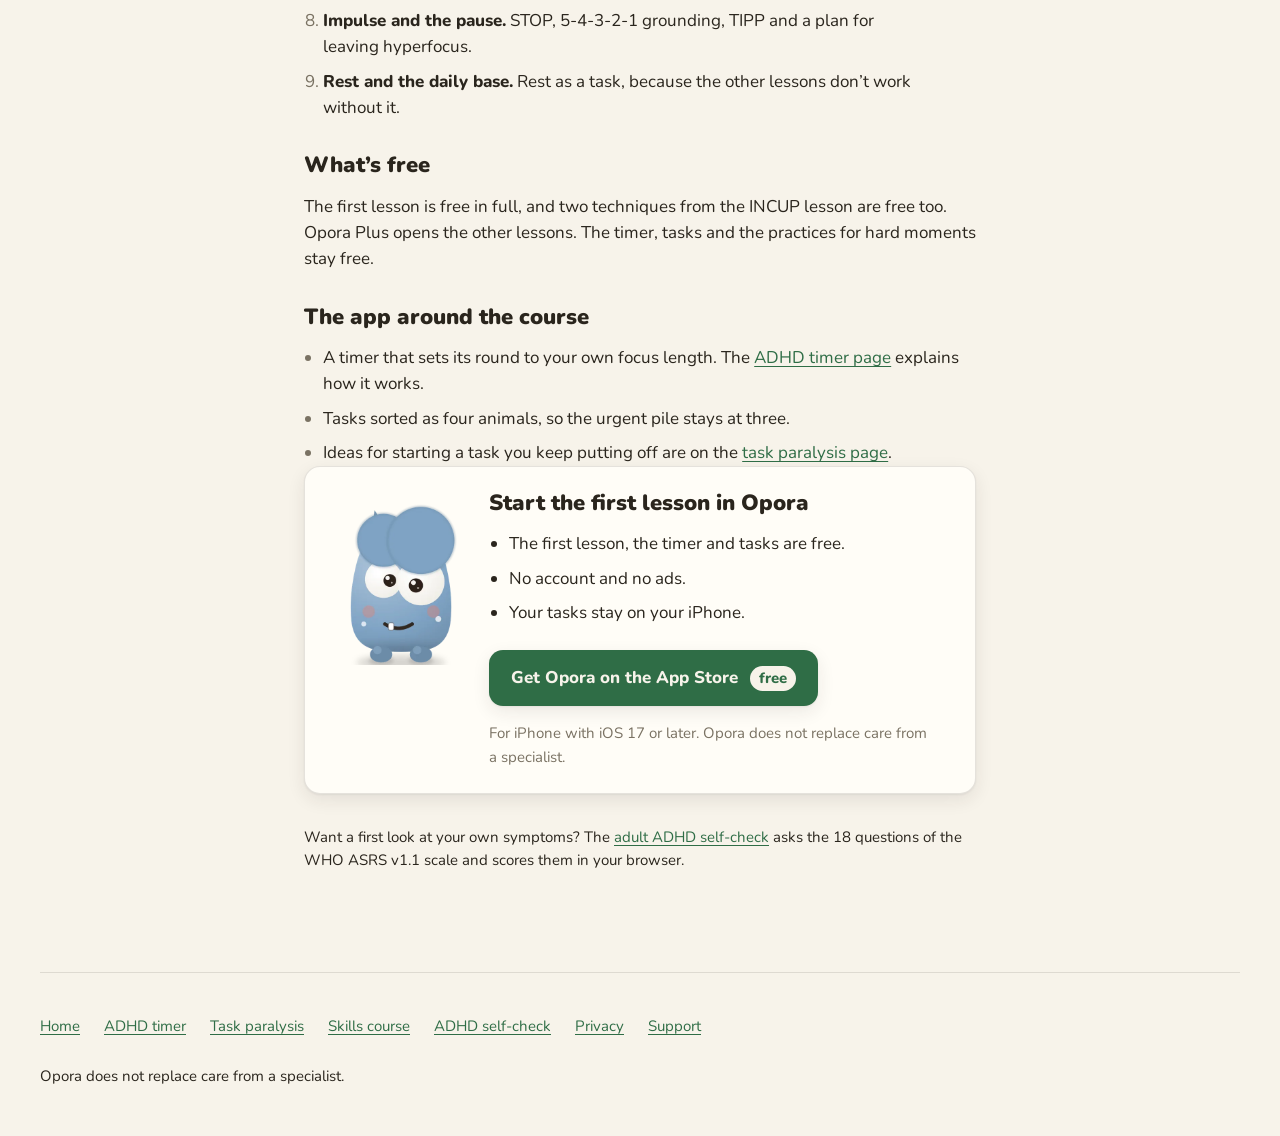
<file: adhd-skills-course/index.html>
<!DOCTYPE html>
<html lang="en">
<head>
<meta charset="utf-8">
<meta name="viewport" content="width=device-width, initial-scale=1, viewport-fit=cover">
<title>ADHD skills course: nine short lessons on iPhone · Opora</title>
<meta name="description" content="A course of nine short ADHD skills lessons inside an iPhone app: how to start a task, the INCUP lever, one list, priorities, focus intervals, friction, impulse control and rest. The first lesson is free.">
<link rel="canonical" href="https://getopora.app/adhd-skills-course/">
<link rel="alternate" hreflang="en" href="https://getopora.app/adhd-skills-course/">
<link rel="alternate" hreflang="x-default" href="https://getopora.app/adhd-skills-course/">
<meta name="color-scheme" content="light">
<meta name="theme-color" content="#F7F3EA">
<meta name="apple-itunes-app" content="app-id=6800092761">
<meta property="og:type" content="article">
<meta property="og:site_name" content="Opora">
<meta property="og:locale" content="en_US">
<meta property="og:url" content="https://getopora.app/adhd-skills-course/">
<meta property="og:title" content="ADHD skills course: nine short lessons on iPhone">
<meta property="og:description" content="Nine short ADHD skills lessons inside an iPhone app, from how to start a task to rest. The first lesson is free.">
<meta property="og:image" content="https://getopora.app/og.png">
<meta name="twitter:card" content="summary_large_image">
<link rel="icon" type="image/png" sizes="64x64" href="../favicon.png">
<link rel="apple-touch-icon" sizes="180x180" href="../apple-touch-icon.png">
<link rel="stylesheet" href="../fonts/nunito.css">
<link rel="stylesheet" href="../site.css">
<script src="../ga.js" defer></script>
</head>
<body>
<a class="skip-link" href="#main">Skip to content</a>

<header class="wrap site-header">
  <a class="brand" href="../"><img src="../logo.webp" alt="" width="36" height="36">Opora</a>
</header>

<main id="main" class="wrap test">
  <h1 class="test-title">ADHD skills course: nine short lessons on iPhone</h1>
  <p class="test-lead">Opora teaches ADHD skills in nine short lessons inside the app. Each lesson takes one problem, like a task you can’t start or a day that runs away, and gives you a few techniques from CBT and DBT to try on it today.</p>
  <p class="course-cta"><a class="button button-primary" href="https://apps.apple.com/app/apple-store/id6800092761?pt=129292304&amp;ct=skills-course&amp;mt=8">Get Opora on the App Store <span class="button-tag">free</span></a></p>

  <img class="course-shot" src="../shots/en/04-course.webp" width="330" height="717" alt="The skills course in Opora: 3 of 9 lessons done, How to start and The INCUP lever ticked off">

  <section class="test-explain" aria-labelledby="lessons-title">
    <h2 class="test-part" id="lessons-title">The nine lessons</h2>
    <ol class="list">
      <li><b>How to start.</b> For a task that sits there and won’t get picked up: a first step under two minutes, an if-then plan, a deadline for today.</li>
      <li><b>The INCUP lever.</b> Psychiatrist William Dodson describes the ADHD nervous system as interest-based. Challenge, interest, novelty, urgency and passion switch it on, so you add one of them to a boring task.</li>
      <li><b>What ADHD breaks.</b> Why the right way is clear and the task still sits, and how to move the plan out of your head.</li>
      <li><b>Calendar and one list.</b> Write it down first and keep everything in two places.</li>
      <li><b>Priorities and the beasts.</b> Three urgent tasks at most, big tasks split into pieces, small ones done in a batch.</li>
      <li><b>Attention and intervals.</b> A round length that fits your focus, a note for stray thoughts, a real break.</li>
      <li><b>Environment and friction.</b> Make the right thing the easiest one and remove distractions before you start.</li>
      <li><b>Impulse and the pause.</b> STOP, 5-4-3-2-1 grounding, TIPP and a plan for leaving hyperfocus.</li>
      <li><b>Rest and the daily base.</b> Rest as a task, because the other lessons don’t work without it.</li>
    </ol>

    <h2 class="test-part">What’s free</h2>
    <p>The first lesson is free in full, and two techniques from the INCUP lesson are free too. Opora Plus opens the other lessons. The timer, tasks and the practices for hard moments stay free.</p>

    <h2 class="test-part">The app around the course</h2>
    <ul class="list">
      <li>A timer that sets its round to your own focus length. The <a href="../adhd-timer/">ADHD timer page</a> explains how it works.</li>
      <li>Tasks sorted as four animals, so the urgent pile stays at three.</li>
      <li>Ideas for starting a task you keep putting off are on the <a href="../adhd-task-paralysis/">task paralysis page</a>.</li>
    </ul>
  </section>

  <div class="panel test-opora">
    <img src="../art/frozen-happy.webp" width="424" height="512" alt="" loading="lazy">
    <div>
      <h2 class="test-opora-title">Start the first lesson in Opora</h2>
      <ul class="test-opora-list">
        <li>The first lesson, the timer and tasks are free.</li>
        <li>No account and no ads.</li>
        <li>Your tasks stay on your iPhone.</li>
      </ul>
      <a class="button button-primary" href="https://apps.apple.com/app/apple-store/id6800092761?pt=129292304&amp;ct=skills-course&amp;mt=8">Get Opora on the App Store <span class="button-tag">free</span></a>
      <p class="test-fine">For iPhone with iOS&nbsp;17 or later. Opora does not replace care from a specialist.</p>
    </div>
  </div>

  <p class="test-source">Want a first look at your own symptoms? The <a href="../adhd-test/">adult ADHD self-check</a> asks the 18 questions of the WHO ASRS v1.1 scale and scores them in your browser.</p>
</main>

<footer class="wrap site-footer">
  <ul class="footer-links" role="list">
    <li><a href="../">Home</a></li>
    <li><a href="../adhd-timer/">ADHD timer</a></li>
    <li><a href="../adhd-task-paralysis/">Task paralysis</a></li>
    <li><a href="../adhd-skills-course/">Skills course</a></li>
    <li><a href="../adhd-test/">ADHD self-check</a></li>
    <li><a href="../privacy.html">Privacy</a></li>
    <li><a href="../support.html">Support</a></li>
  </ul>
  <p>Opora does not replace care from a specialist.</p>
</footer>
</body>
</html>
</file>
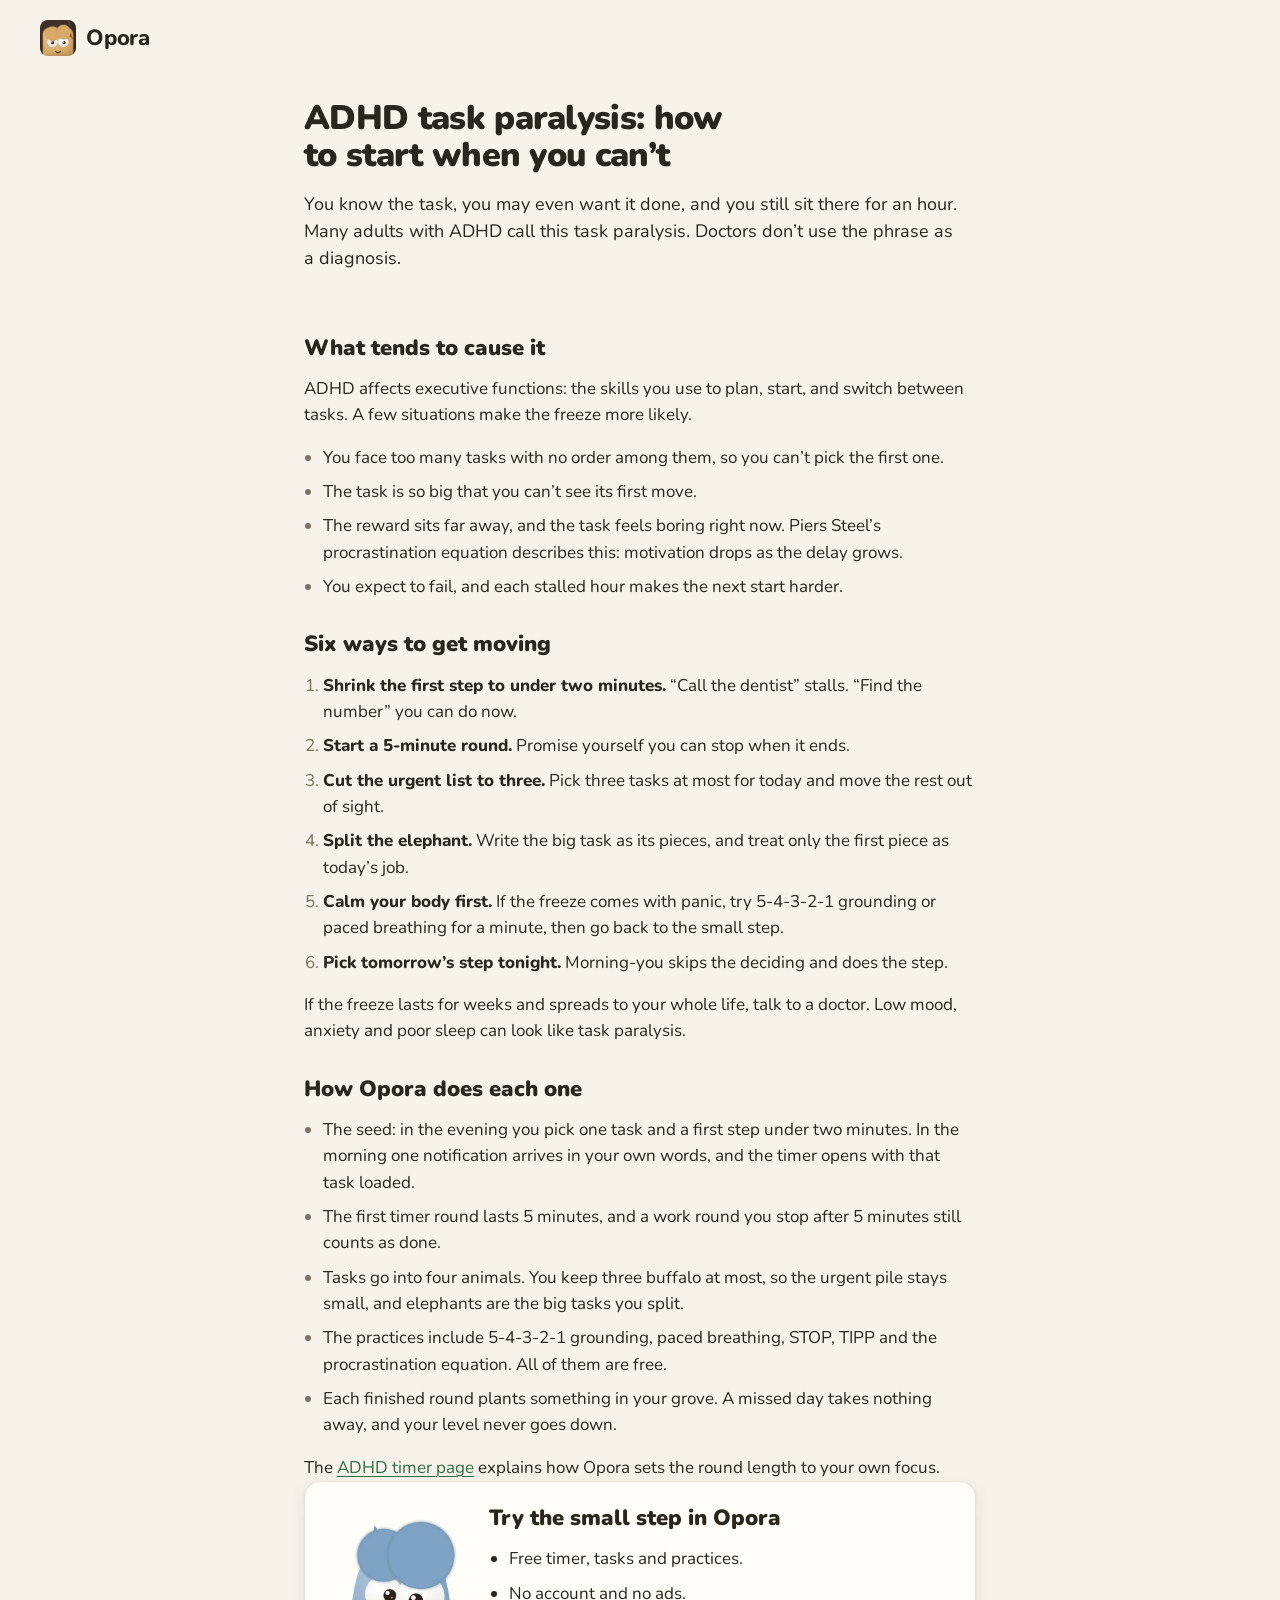
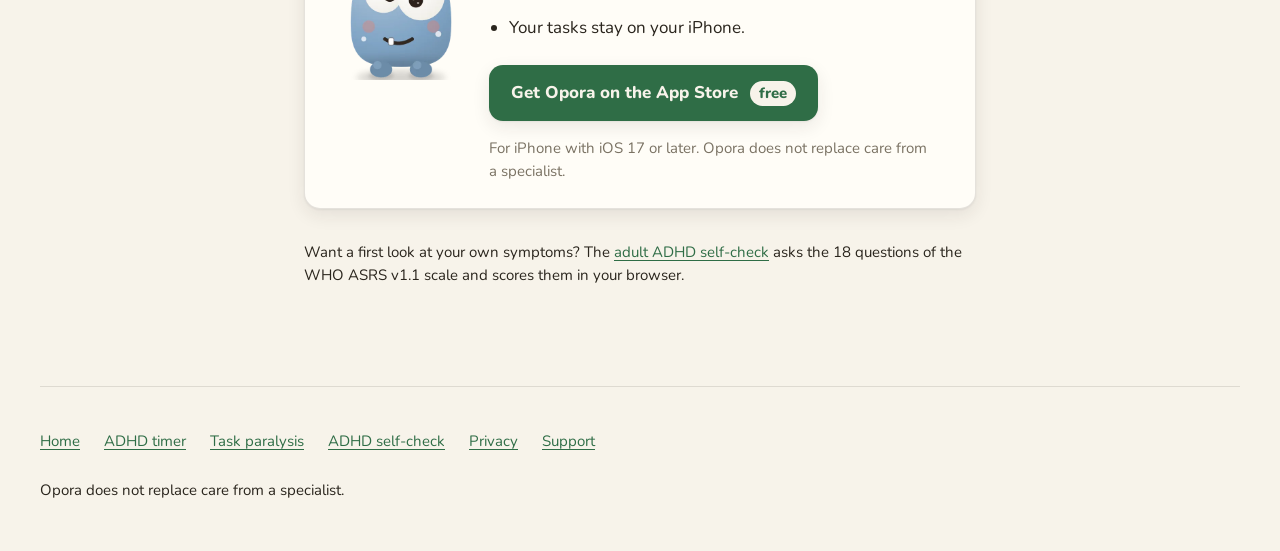
<file: adhd-task-paralysis/index.html>
<!DOCTYPE html>
<html lang="en">
<head>
<meta charset="utf-8">
<meta name="viewport" content="width=device-width, initial-scale=1, viewport-fit=cover">
<title>ADHD task paralysis: how to start when you can’t · Opora</title>
<meta name="description" content="Why ADHD task paralysis happens and six small ways to start: a first step under two minutes, a 5-minute round, a short urgent list and grounding. With an iPhone app that does each one.">
<link rel="canonical" href="https://getopora.app/adhd-task-paralysis/">
<link rel="alternate" hreflang="en" href="https://getopora.app/adhd-task-paralysis/">
<link rel="alternate" hreflang="x-default" href="https://getopora.app/adhd-task-paralysis/">
<meta name="color-scheme" content="light">
<meta name="theme-color" content="#F7F3EA">
<meta name="apple-itunes-app" content="app-id=6800092761">
<meta property="og:type" content="article">
<meta property="og:site_name" content="Opora">
<meta property="og:locale" content="en_US">
<meta property="og:url" content="https://getopora.app/adhd-task-paralysis/">
<meta property="og:title" content="ADHD task paralysis: how to start when you can’t">
<meta property="og:description" content="Why ADHD task paralysis happens and six small ways to start: a first step under two minutes, a 5-minute round, a short urgent list and grounding. With an iPhone app that does each one.">
<meta property="og:image" content="https://getopora.app/og.png">
<meta name="twitter:card" content="summary_large_image">
<link rel="icon" type="image/png" sizes="64x64" href="../favicon.png">
<link rel="apple-touch-icon" sizes="180x180" href="../apple-touch-icon.png">
<link rel="stylesheet" href="../fonts/nunito.css">
<link rel="stylesheet" href="../site.css">
<script src="../ga.js" defer></script>
</head>
<body>
<a class="skip-link" href="#main">Skip to content</a>

<header class="wrap site-header">
  <a class="brand" href="../"><img src="../logo.webp" alt="" width="36" height="36">Opora</a>
</header>

<main id="main" class="wrap test">
  <h1 class="test-title">ADHD task paralysis: how to start when you can’t</h1>
  <p class="test-lead">You know the task, you may even want it done, and you still sit there for an hour. Many adults with ADHD call this task paralysis. Doctors don’t use the phrase as a diagnosis.</p>

  <section class="test-explain" aria-labelledby="why-title">
    <h2 class="test-part" id="why-title">What tends to cause it</h2>
    <p>ADHD affects executive functions: the skills you use to plan, start, and switch between tasks. A few situations make the freeze more likely.</p>
    <ul class="list">
      <li>You face too many tasks with no order among them, so you can’t pick the first one.</li>
      <li>The task is so big that you can’t see its first move.</li>
      <li>The reward sits far away, and the task feels boring right now. Piers Steel’s procrastination equation describes this: motivation drops as the delay grows.</li>
      <li>You expect to fail, and each stalled hour makes the next start harder.</li>
    </ul>

    <h2 class="test-part">Six ways to get moving</h2>
    <ol class="list">
      <li><b>Shrink the first step to under two minutes.</b> “Call the dentist” stalls. “Find the number” you can do now.</li>
      <li><b>Start a 5-minute round.</b> Promise yourself you can stop when it ends.</li>
      <li><b>Cut the urgent list to three.</b> Pick three tasks at most for today and move the rest out of sight.</li>
      <li><b>Split the elephant.</b> Write the big task as its pieces, and treat only the first piece as today’s job.</li>
      <li><b>Calm your body first.</b> If the freeze comes with panic, try 5-4-3-2-1 grounding or paced breathing for a minute, then go back to the small step.</li>
      <li><b>Pick tomorrow’s step tonight.</b> Morning-you skips the deciding and does the step.</li>
    </ol>
    <p>If the freeze lasts for weeks and spreads to your whole life, talk to a doctor. Low mood, anxiety and poor sleep can look like task paralysis.</p>

    <h2 class="test-part">How Opora does each one</h2>
    <ul class="list">
      <li>The seed: in the evening you pick one task and a first step under two minutes. In the morning one notification arrives in your own words, and the timer opens with that task loaded.</li>
      <li>The first timer round lasts 5 minutes, and a work round you stop after 5 minutes still counts as done.</li>
      <li>Tasks go into four animals. You keep three buffalo at most, so the urgent pile stays small, and elephants are the big tasks you split.</li>
      <li>The practices include 5-4-3-2-1 grounding, paced breathing, STOP, TIPP and the procrastination equation. All of them are free.</li>
      <li>Each finished round plants something in your grove. A missed day takes nothing away, and your level never goes down.</li>
    </ul>
    <p>The <a href="../adhd-timer/">ADHD timer page</a> explains how Opora sets the round length to your own focus.</p>
  </section>

  <div class="panel test-opora">
    <img src="../art/frozen-happy.webp" width="424" height="512" alt="" loading="lazy">
    <div>
      <h2 class="test-opora-title">Try the small step in Opora</h2>
      <ul class="test-opora-list">
        <li>Free timer, tasks and practices.</li>
        <li>No account and no ads.</li>
        <li>Your tasks stay on your iPhone.</li>
      </ul>
      <a class="button button-primary" href="https://apps.apple.com/app/apple-store/id6800092761?pt=129292304&amp;ct=task-paralysis&amp;mt=8">Get Opora on the App Store <span class="button-tag">free</span></a>
      <p class="test-fine">For iPhone with iOS&nbsp;17 or later. Opora does not replace care from a specialist.</p>
    </div>
  </div>

  <p class="test-source">Want a first look at your own symptoms? The <a href="../adhd-test/">adult ADHD self-check</a> asks the 18 questions of the WHO ASRS v1.1 scale and scores them in your browser.</p>
</main>

<footer class="wrap site-footer">
  <ul class="footer-links" role="list">
    <li><a href="../">Home</a></li>
    <li><a href="../adhd-timer/">ADHD timer</a></li>
    <li><a href="../adhd-task-paralysis/">Task paralysis</a></li>
    <li><a href="../adhd-test/">ADHD self-check</a></li>
    <li><a href="../privacy.html">Privacy</a></li>
    <li><a href="../support.html">Support</a></li>
  </ul>
  <p>Opora does not replace care from a specialist.</p>
</footer>
</body>
</html>
</file>
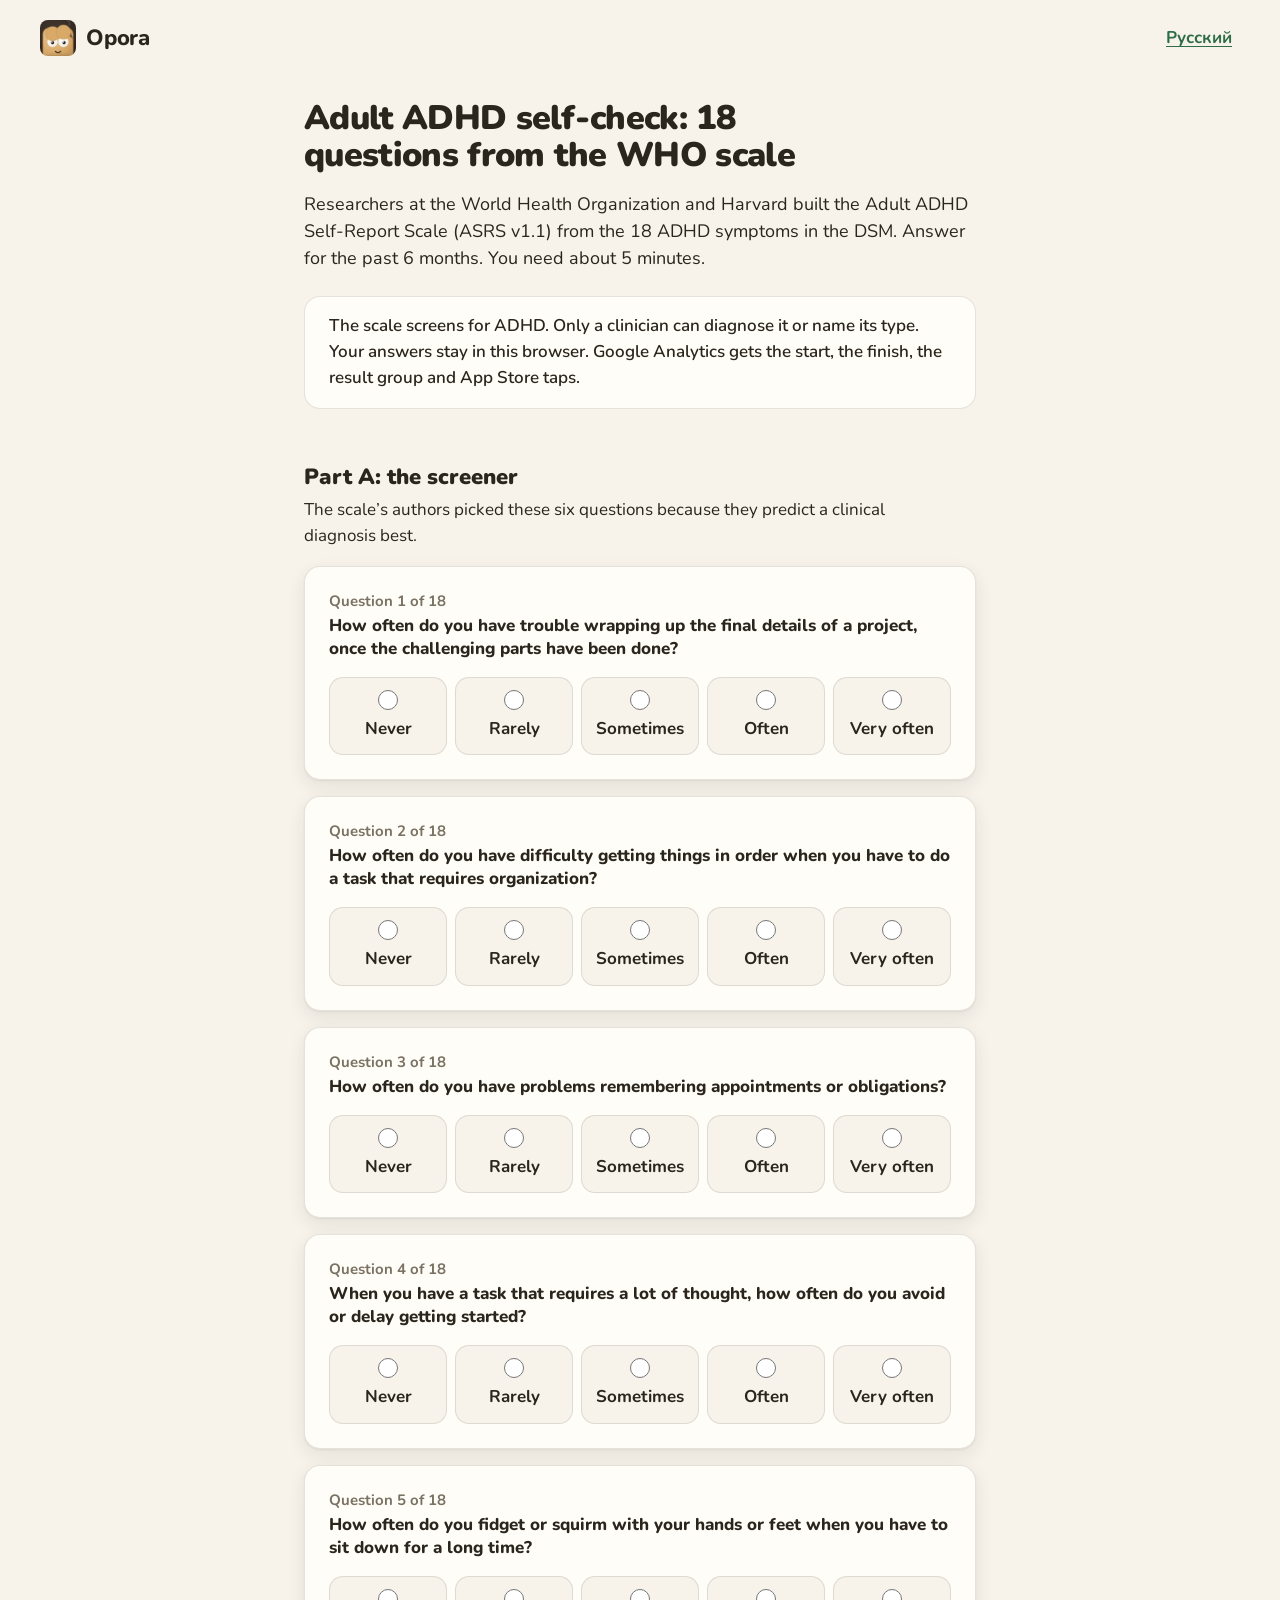
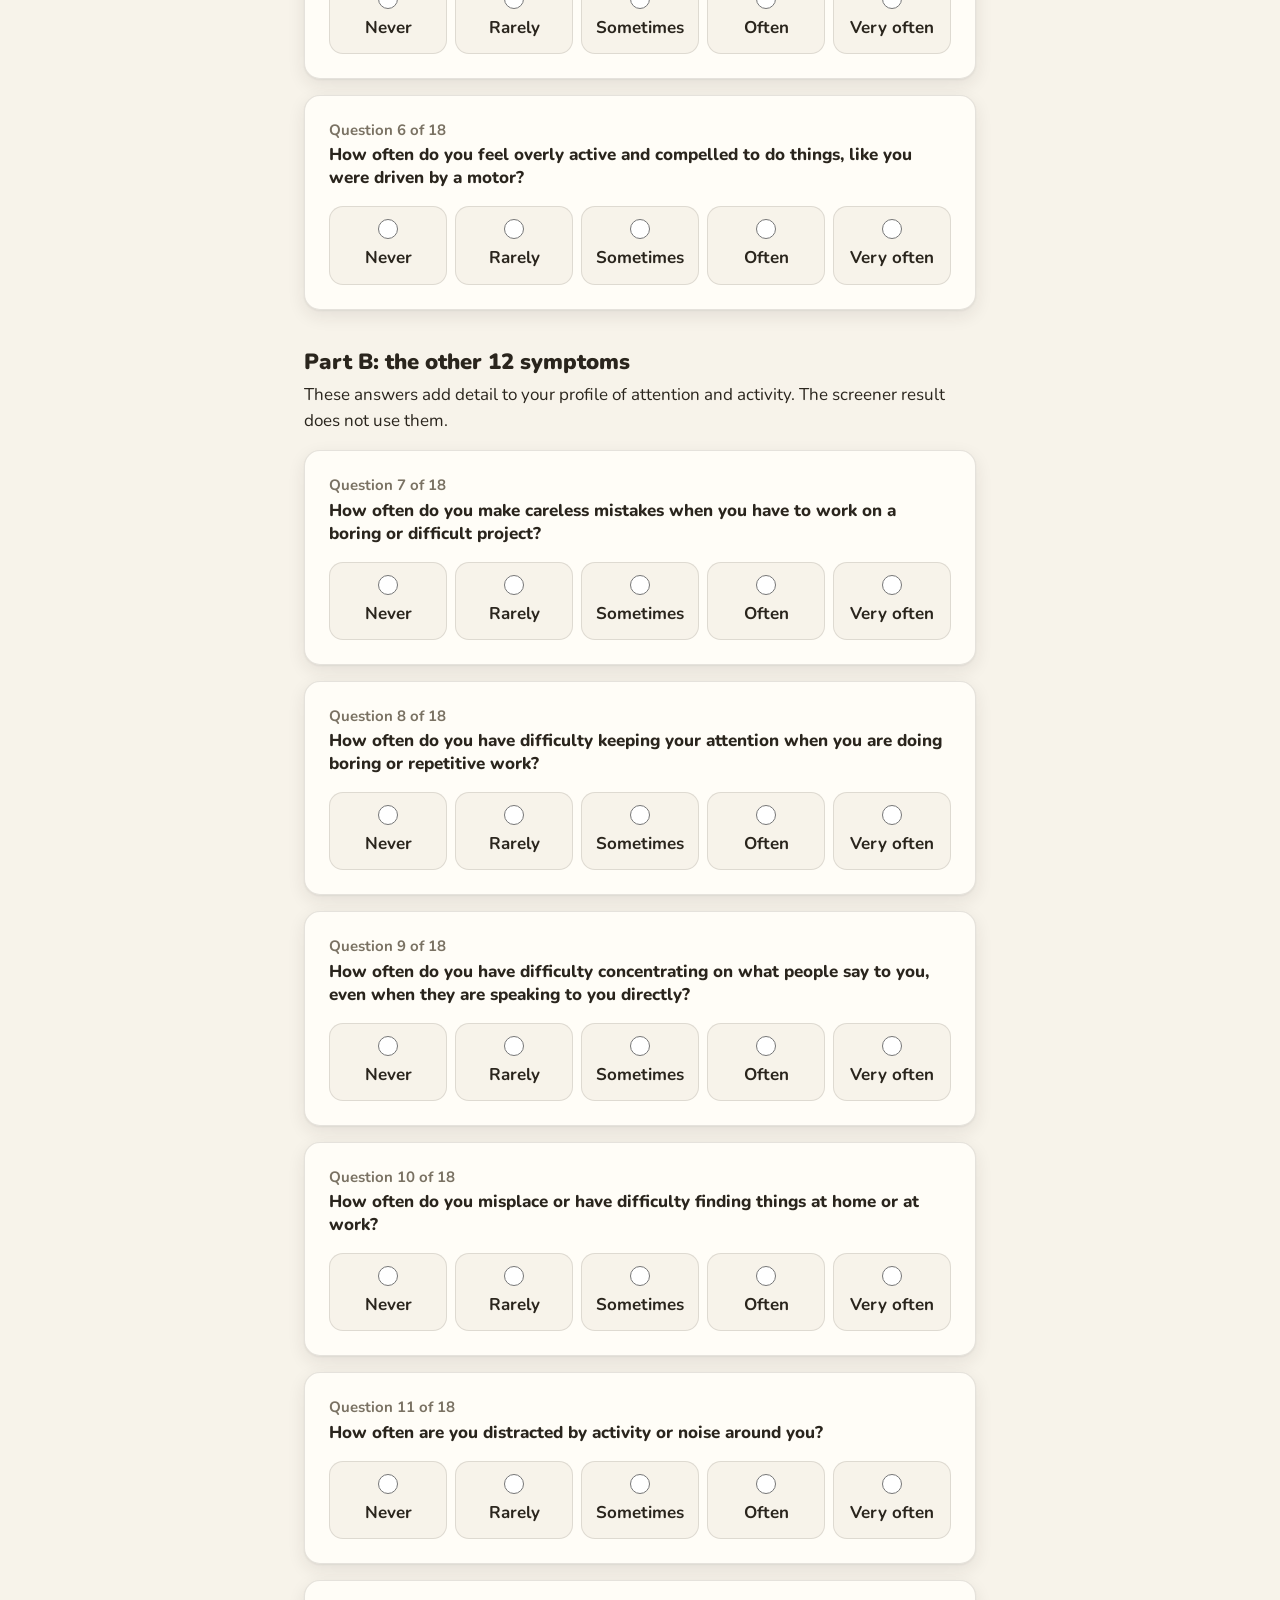
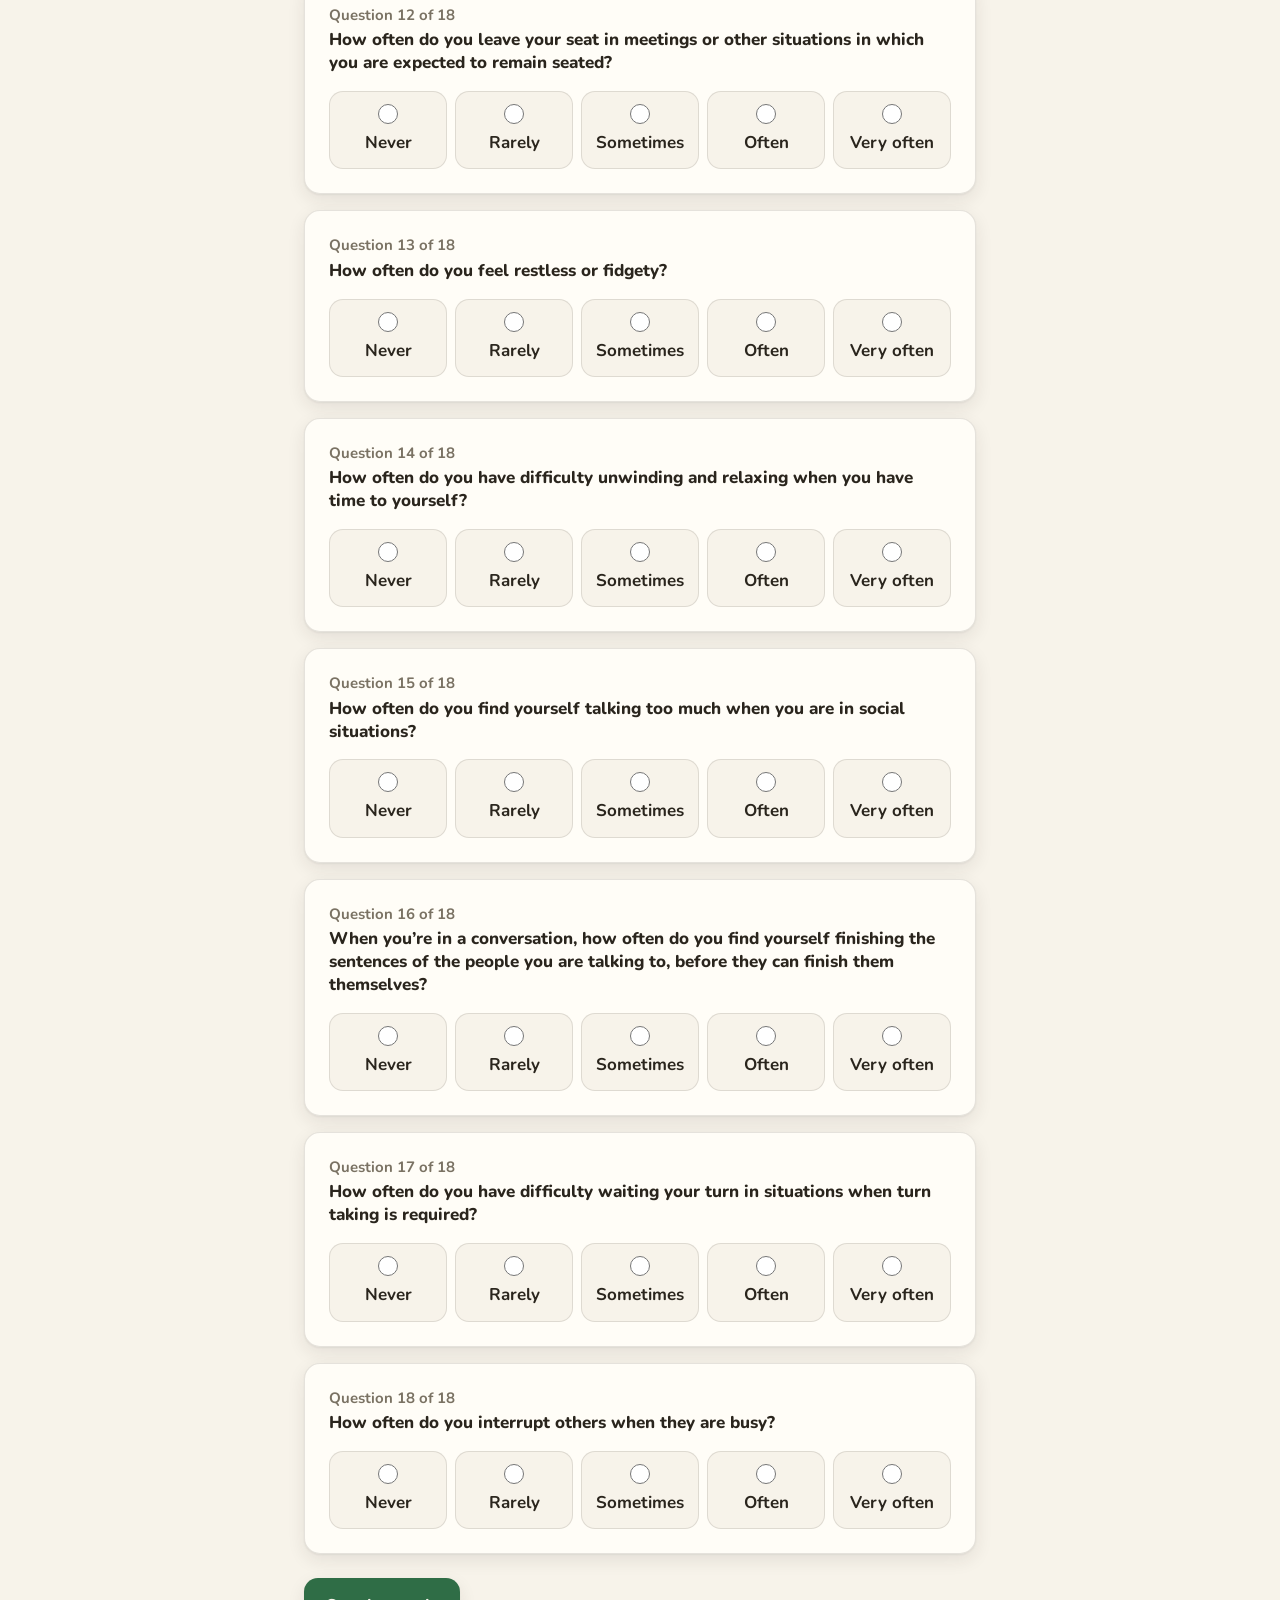
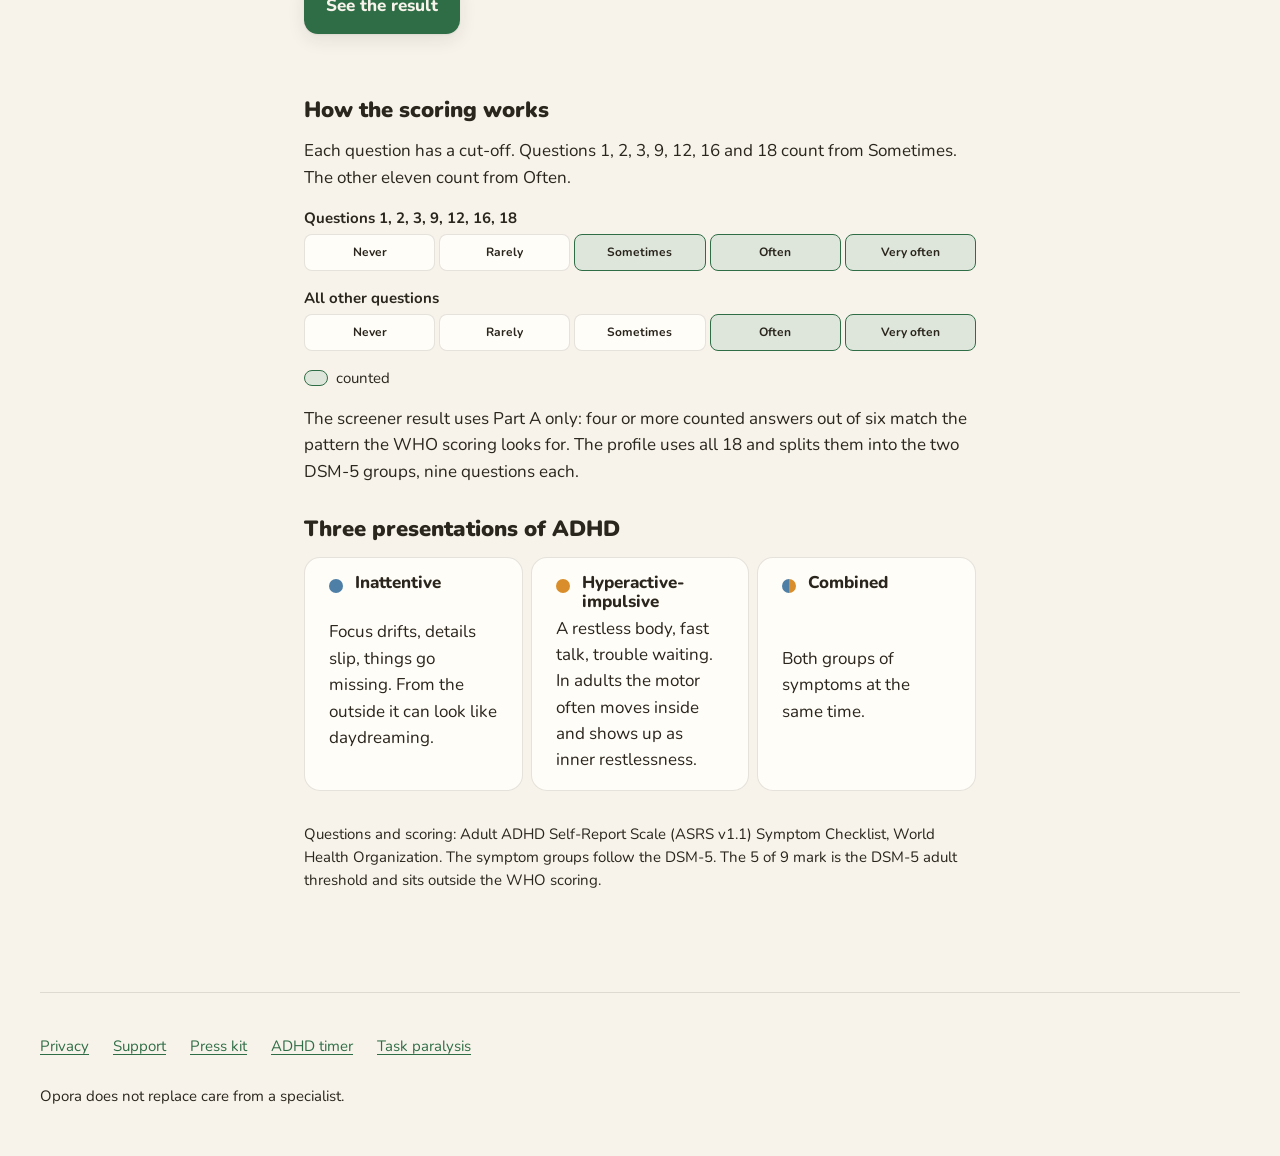
<file: adhd-test/index.html>
<!DOCTYPE html>
<html lang="en">
<head>
<meta charset="utf-8">
<meta name="viewport" content="width=device-width, initial-scale=1, viewport-fit=cover">
<title>Adult ADHD test and type, 18 questions (ASRS v1.1) · Opora</title>
<meta name="description" content="The 18 questions of the WHO Adult ADHD Self-Report Scale (ASRS v1.1), scored in your browser: the official screener result plus a chart of inattention and hyperactivity.">
<link rel="canonical" href="https://getopora.app/adhd-test/">
<link rel="alternate" hreflang="en" href="https://getopora.app/adhd-test/">
<link rel="alternate" hreflang="ru" href="https://getopora.app/ru/adhd-test/">
<link rel="alternate" hreflang="x-default" href="https://getopora.app/adhd-test/">
<meta name="color-scheme" content="light">
<meta name="theme-color" content="#F7F3EA">
<meta name="apple-itunes-app" content="app-id=6800092761">
<meta property="og:type" content="website">
<meta property="og:site_name" content="Opora">
<meta property="og:locale" content="en_US">
<meta property="og:url" content="https://getopora.app/adhd-test/">
<meta property="og:title" content="Adult ADHD self-check: 18 questions from the WHO scale">
<meta property="og:description" content="The 18 questions of the WHO Adult ADHD Self-Report Scale (ASRS v1.1), scored in your browser: the official screener result plus a chart of inattention and hyperactivity.">
<meta property="og:image" content="https://getopora.app/og.png">
<meta name="twitter:card" content="summary_large_image">
<link rel="icon" type="image/png" sizes="64x64" href="../favicon.png">
<link rel="apple-touch-icon" sizes="180x180" href="../apple-touch-icon.png">
<link rel="stylesheet" href="../fonts/nunito.css">
<link rel="stylesheet" href="../site.css">
<script src="../ga.js" defer></script>
<script src="../adhd-test.js" defer></script>
</head>
<body>
<a class="skip-link" href="#main">Skip to content</a>

<header class="wrap site-header">
  <a class="brand" href="../"><img src="../logo.webp" alt="" width="36" height="36">Opora</a>
  <a class="lang-switch" href="../ru/adhd-test/" hreflang="ru" lang="ru">Русский</a>
</header>

<main id="main" class="wrap test">
  <h1 class="test-title">Adult ADHD self-check: 18 questions from the WHO scale</h1>
  <p class="test-lead">Researchers at the World Health Organization and Harvard built the Adult ADHD Self-Report Scale (ASRS v1.1) from the 18 ADHD symptoms in the DSM. Answer for the past 6 months. You need about 5 minutes.</p>
  <p class="test-note">The scale screens for ADHD. Only a clinician can diagnose it or name its type. Your answers stay in this browser. Google Analytics gets the start, the finish, the result group and App Store taps.</p>

  <form class="test-form" novalidate>
    <h2 class="test-part">Part A: the screener</h2>
    <p class="test-part-lead">The scale’s authors picked these six questions because they predict a clinical diagnosis best.</p>
      <fieldset class="test-q" id="q1" data-from="2" data-group="in">
        <legend><span class="test-q-num">Question 1 of 18</span>How often do you have trouble wrapping up the final details of a project, once the challenging parts have been done?</legend>
        <div class="test-scale">
          <label class="test-option"><input type="radio" name="q1" value="0" required>Never</label>
          <label class="test-option"><input type="radio" name="q1" value="1" required>Rarely</label>
          <label class="test-option"><input type="radio" name="q1" value="2" required>Sometimes</label>
          <label class="test-option"><input type="radio" name="q1" value="3" required>Often</label>
          <label class="test-option"><input type="radio" name="q1" value="4" required>Very often</label>
        </div>
        <p class="test-missing" hidden>Question 1 has no answer yet.</p>
      </fieldset>
      <fieldset class="test-q" id="q2" data-from="2" data-group="in">
        <legend><span class="test-q-num">Question 2 of 18</span>How often do you have difficulty getting things in order when you have to do a task that requires organization?</legend>
        <div class="test-scale">
          <label class="test-option"><input type="radio" name="q2" value="0" required>Never</label>
          <label class="test-option"><input type="radio" name="q2" value="1" required>Rarely</label>
          <label class="test-option"><input type="radio" name="q2" value="2" required>Sometimes</label>
          <label class="test-option"><input type="radio" name="q2" value="3" required>Often</label>
          <label class="test-option"><input type="radio" name="q2" value="4" required>Very often</label>
        </div>
        <p class="test-missing" hidden>Question 2 has no answer yet.</p>
      </fieldset>
      <fieldset class="test-q" id="q3" data-from="2" data-group="in">
        <legend><span class="test-q-num">Question 3 of 18</span>How often do you have problems remembering appointments or obligations?</legend>
        <div class="test-scale">
          <label class="test-option"><input type="radio" name="q3" value="0" required>Never</label>
          <label class="test-option"><input type="radio" name="q3" value="1" required>Rarely</label>
          <label class="test-option"><input type="radio" name="q3" value="2" required>Sometimes</label>
          <label class="test-option"><input type="radio" name="q3" value="3" required>Often</label>
          <label class="test-option"><input type="radio" name="q3" value="4" required>Very often</label>
        </div>
        <p class="test-missing" hidden>Question 3 has no answer yet.</p>
      </fieldset>
      <fieldset class="test-q" id="q4" data-from="3" data-group="in">
        <legend><span class="test-q-num">Question 4 of 18</span>When you have a task that requires a lot of thought, how often do you avoid or delay getting started?</legend>
        <div class="test-scale">
          <label class="test-option"><input type="radio" name="q4" value="0" required>Never</label>
          <label class="test-option"><input type="radio" name="q4" value="1" required>Rarely</label>
          <label class="test-option"><input type="radio" name="q4" value="2" required>Sometimes</label>
          <label class="test-option"><input type="radio" name="q4" value="3" required>Often</label>
          <label class="test-option"><input type="radio" name="q4" value="4" required>Very often</label>
        </div>
        <p class="test-missing" hidden>Question 4 has no answer yet.</p>
      </fieldset>
      <fieldset class="test-q" id="q5" data-from="3" data-group="hy">
        <legend><span class="test-q-num">Question 5 of 18</span>How often do you fidget or squirm with your hands or feet when you have to sit down for a long time?</legend>
        <div class="test-scale">
          <label class="test-option"><input type="radio" name="q5" value="0" required>Never</label>
          <label class="test-option"><input type="radio" name="q5" value="1" required>Rarely</label>
          <label class="test-option"><input type="radio" name="q5" value="2" required>Sometimes</label>
          <label class="test-option"><input type="radio" name="q5" value="3" required>Often</label>
          <label class="test-option"><input type="radio" name="q5" value="4" required>Very often</label>
        </div>
        <p class="test-missing" hidden>Question 5 has no answer yet.</p>
      </fieldset>
      <fieldset class="test-q" id="q6" data-from="3" data-group="hy">
        <legend><span class="test-q-num">Question 6 of 18</span>How often do you feel overly active and compelled to do things, like you were driven by a motor?</legend>
        <div class="test-scale">
          <label class="test-option"><input type="radio" name="q6" value="0" required>Never</label>
          <label class="test-option"><input type="radio" name="q6" value="1" required>Rarely</label>
          <label class="test-option"><input type="radio" name="q6" value="2" required>Sometimes</label>
          <label class="test-option"><input type="radio" name="q6" value="3" required>Often</label>
          <label class="test-option"><input type="radio" name="q6" value="4" required>Very often</label>
        </div>
        <p class="test-missing" hidden>Question 6 has no answer yet.</p>
      </fieldset>
    <h2 class="test-part">Part B: the other 12 symptoms</h2>
    <p class="test-part-lead">These answers add detail to your profile of attention and activity. The screener result does not use them.</p>
      <fieldset class="test-q" id="q7" data-from="3" data-group="in">
        <legend><span class="test-q-num">Question 7 of 18</span>How often do you make careless mistakes when you have to work on a boring or difficult project?</legend>
        <div class="test-scale">
          <label class="test-option"><input type="radio" name="q7" value="0" required>Never</label>
          <label class="test-option"><input type="radio" name="q7" value="1" required>Rarely</label>
          <label class="test-option"><input type="radio" name="q7" value="2" required>Sometimes</label>
          <label class="test-option"><input type="radio" name="q7" value="3" required>Often</label>
          <label class="test-option"><input type="radio" name="q7" value="4" required>Very often</label>
        </div>
        <p class="test-missing" hidden>Question 7 has no answer yet.</p>
      </fieldset>
      <fieldset class="test-q" id="q8" data-from="3" data-group="in">
        <legend><span class="test-q-num">Question 8 of 18</span>How often do you have difficulty keeping your attention when you are doing boring or repetitive work?</legend>
        <div class="test-scale">
          <label class="test-option"><input type="radio" name="q8" value="0" required>Never</label>
          <label class="test-option"><input type="radio" name="q8" value="1" required>Rarely</label>
          <label class="test-option"><input type="radio" name="q8" value="2" required>Sometimes</label>
          <label class="test-option"><input type="radio" name="q8" value="3" required>Often</label>
          <label class="test-option"><input type="radio" name="q8" value="4" required>Very often</label>
        </div>
        <p class="test-missing" hidden>Question 8 has no answer yet.</p>
      </fieldset>
      <fieldset class="test-q" id="q9" data-from="2" data-group="in">
        <legend><span class="test-q-num">Question 9 of 18</span>How often do you have difficulty concentrating on what people say to you, even when they are speaking to you directly?</legend>
        <div class="test-scale">
          <label class="test-option"><input type="radio" name="q9" value="0" required>Never</label>
          <label class="test-option"><input type="radio" name="q9" value="1" required>Rarely</label>
          <label class="test-option"><input type="radio" name="q9" value="2" required>Sometimes</label>
          <label class="test-option"><input type="radio" name="q9" value="3" required>Often</label>
          <label class="test-option"><input type="radio" name="q9" value="4" required>Very often</label>
        </div>
        <p class="test-missing" hidden>Question 9 has no answer yet.</p>
      </fieldset>
      <fieldset class="test-q" id="q10" data-from="3" data-group="in">
        <legend><span class="test-q-num">Question 10 of 18</span>How often do you misplace or have difficulty finding things at home or at work?</legend>
        <div class="test-scale">
          <label class="test-option"><input type="radio" name="q10" value="0" required>Never</label>
          <label class="test-option"><input type="radio" name="q10" value="1" required>Rarely</label>
          <label class="test-option"><input type="radio" name="q10" value="2" required>Sometimes</label>
          <label class="test-option"><input type="radio" name="q10" value="3" required>Often</label>
          <label class="test-option"><input type="radio" name="q10" value="4" required>Very often</label>
        </div>
        <p class="test-missing" hidden>Question 10 has no answer yet.</p>
      </fieldset>
      <fieldset class="test-q" id="q11" data-from="3" data-group="in">
        <legend><span class="test-q-num">Question 11 of 18</span>How often are you distracted by activity or noise around you?</legend>
        <div class="test-scale">
          <label class="test-option"><input type="radio" name="q11" value="0" required>Never</label>
          <label class="test-option"><input type="radio" name="q11" value="1" required>Rarely</label>
          <label class="test-option"><input type="radio" name="q11" value="2" required>Sometimes</label>
          <label class="test-option"><input type="radio" name="q11" value="3" required>Often</label>
          <label class="test-option"><input type="radio" name="q11" value="4" required>Very often</label>
        </div>
        <p class="test-missing" hidden>Question 11 has no answer yet.</p>
      </fieldset>
      <fieldset class="test-q" id="q12" data-from="2" data-group="hy">
        <legend><span class="test-q-num">Question 12 of 18</span>How often do you leave your seat in meetings or other situations in which you are expected to remain seated?</legend>
        <div class="test-scale">
          <label class="test-option"><input type="radio" name="q12" value="0" required>Never</label>
          <label class="test-option"><input type="radio" name="q12" value="1" required>Rarely</label>
          <label class="test-option"><input type="radio" name="q12" value="2" required>Sometimes</label>
          <label class="test-option"><input type="radio" name="q12" value="3" required>Often</label>
          <label class="test-option"><input type="radio" name="q12" value="4" required>Very often</label>
        </div>
        <p class="test-missing" hidden>Question 12 has no answer yet.</p>
      </fieldset>
      <fieldset class="test-q" id="q13" data-from="3" data-group="hy">
        <legend><span class="test-q-num">Question 13 of 18</span>How often do you feel restless or fidgety?</legend>
        <div class="test-scale">
          <label class="test-option"><input type="radio" name="q13" value="0" required>Never</label>
          <label class="test-option"><input type="radio" name="q13" value="1" required>Rarely</label>
          <label class="test-option"><input type="radio" name="q13" value="2" required>Sometimes</label>
          <label class="test-option"><input type="radio" name="q13" value="3" required>Often</label>
          <label class="test-option"><input type="radio" name="q13" value="4" required>Very often</label>
        </div>
        <p class="test-missing" hidden>Question 13 has no answer yet.</p>
      </fieldset>
      <fieldset class="test-q" id="q14" data-from="3" data-group="hy">
        <legend><span class="test-q-num">Question 14 of 18</span>How often do you have difficulty unwinding and relaxing when you have time to yourself?</legend>
        <div class="test-scale">
          <label class="test-option"><input type="radio" name="q14" value="0" required>Never</label>
          <label class="test-option"><input type="radio" name="q14" value="1" required>Rarely</label>
          <label class="test-option"><input type="radio" name="q14" value="2" required>Sometimes</label>
          <label class="test-option"><input type="radio" name="q14" value="3" required>Often</label>
          <label class="test-option"><input type="radio" name="q14" value="4" required>Very often</label>
        </div>
        <p class="test-missing" hidden>Question 14 has no answer yet.</p>
      </fieldset>
      <fieldset class="test-q" id="q15" data-from="3" data-group="hy">
        <legend><span class="test-q-num">Question 15 of 18</span>How often do you find yourself talking too much when you are in social situations?</legend>
        <div class="test-scale">
          <label class="test-option"><input type="radio" name="q15" value="0" required>Never</label>
          <label class="test-option"><input type="radio" name="q15" value="1" required>Rarely</label>
          <label class="test-option"><input type="radio" name="q15" value="2" required>Sometimes</label>
          <label class="test-option"><input type="radio" name="q15" value="3" required>Often</label>
          <label class="test-option"><input type="radio" name="q15" value="4" required>Very often</label>
        </div>
        <p class="test-missing" hidden>Question 15 has no answer yet.</p>
      </fieldset>
      <fieldset class="test-q" id="q16" data-from="2" data-group="hy">
        <legend><span class="test-q-num">Question 16 of 18</span>When you’re in a conversation, how often do you find yourself finishing the sentences of the people you are talking to, before they can finish them themselves?</legend>
        <div class="test-scale">
          <label class="test-option"><input type="radio" name="q16" value="0" required>Never</label>
          <label class="test-option"><input type="radio" name="q16" value="1" required>Rarely</label>
          <label class="test-option"><input type="radio" name="q16" value="2" required>Sometimes</label>
          <label class="test-option"><input type="radio" name="q16" value="3" required>Often</label>
          <label class="test-option"><input type="radio" name="q16" value="4" required>Very often</label>
        </div>
        <p class="test-missing" hidden>Question 16 has no answer yet.</p>
      </fieldset>
      <fieldset class="test-q" id="q17" data-from="3" data-group="hy">
        <legend><span class="test-q-num">Question 17 of 18</span>How often do you have difficulty waiting your turn in situations when turn taking is required?</legend>
        <div class="test-scale">
          <label class="test-option"><input type="radio" name="q17" value="0" required>Never</label>
          <label class="test-option"><input type="radio" name="q17" value="1" required>Rarely</label>
          <label class="test-option"><input type="radio" name="q17" value="2" required>Sometimes</label>
          <label class="test-option"><input type="radio" name="q17" value="3" required>Often</label>
          <label class="test-option"><input type="radio" name="q17" value="4" required>Very often</label>
        </div>
        <p class="test-missing" hidden>Question 17 has no answer yet.</p>
      </fieldset>
      <fieldset class="test-q" id="q18" data-from="2" data-group="hy">
        <legend><span class="test-q-num">Question 18 of 18</span>How often do you interrupt others when they are busy?</legend>
        <div class="test-scale">
          <label class="test-option"><input type="radio" name="q18" value="0" required>Never</label>
          <label class="test-option"><input type="radio" name="q18" value="1" required>Rarely</label>
          <label class="test-option"><input type="radio" name="q18" value="2" required>Sometimes</label>
          <label class="test-option"><input type="radio" name="q18" value="3" required>Often</label>
          <label class="test-option"><input type="radio" name="q18" value="4" required>Very often</label>
        </div>
        <p class="test-missing" hidden>Question 18 has no answer yet.</p>
      </fieldset>
    <button class="button button-primary test-submit" type="submit">See the result</button>
  </form>

  <section class="test-result" tabindex="-1" hidden>
    <div class="panel test-result-panel">
      <div data-band="consistent" hidden>
        <h2 class="test-result-title">The screener: the answers match the pattern it looks for</h2>
        <p><span data-count></span> of 6 Part A answers fall in the range the WHO scoring counts. Four or more is consistent with ADHD in adults. A clinician can confirm it with a full assessment, so take these answers to the appointment.</p>
      </div>
      <div data-band="below_threshold" hidden>
        <h2 class="test-result-title">The screener: the answers fall below its threshold</h2>
        <p><span data-count></span> of 6 Part A answers fall in the range the WHO scoring counts, and the threshold is four. The screener misses some adults with ADHD. If focus trouble gets in the way of work or home life, ask a clinician.</p>
      </div>
    </div>
    <div class="panel test-result-panel test-profile">
      <h2 class="test-result-title">Your profile by symptom group</h2>
      <div class="meters">
        <div class="meter meter-in" data-group="in">
          <p class="meter-head"><span>Inattention</span> <span class="meter-value" data-value><span data-n>0</span> of 9</span></p>
          <div class="meter-track" aria-hidden="true"><span class="meter-cell"></span><span class="meter-cell"></span><span class="meter-cell"></span><span class="meter-cell"></span><span class="meter-cell"></span><span class="meter-cell"></span><span class="meter-cell"></span><span class="meter-cell"></span><span class="meter-cell"></span><span class="meter-mark"></span></div>
        </div>
        <div class="meter meter-hy" data-group="hy">
          <p class="meter-head"><span>Hyperactivity and impulsivity</span> <span class="meter-value" data-value><span data-n>0</span> of 9</span></p>
          <div class="meter-track" aria-hidden="true"><span class="meter-cell"></span><span class="meter-cell"></span><span class="meter-cell"></span><span class="meter-cell"></span><span class="meter-cell"></span><span class="meter-cell"></span><span class="meter-cell"></span><span class="meter-cell"></span><span class="meter-cell"></span><span class="meter-mark"></span></div>
        </div>
        <p class="meter-legend"><span class="meter-legend-mark" aria-hidden="true"></span>The mark at 5 shows the DSM-5 symptom count for adults.</p>
      </div>
        <div data-type="combined" hidden>
          <h3 class="test-type-title">Pattern: combined</h3>
          <p>Both groups reach five. The DSM-5 calls this the combined presentation: attention slips, and restlessness and quick actions show up too.</p>
        </div>
        <div data-type="inattentive" hidden>
          <h3 class="test-type-title">Pattern: mostly inattentive</h3>
          <p>Inattention reaches five and hyperactivity stays below it. The DSM-5 calls this the predominantly inattentive presentation, once known as ADD. You lose focus, miss details and misplace things, while outward restlessness stays low.</p>
        </div>
        <div data-type="hyperactive" hidden>
          <h3 class="test-type-title">Pattern: mostly hyperactive-impulsive</h3>
          <p>Hyperactivity reaches five and inattention stays below it. The DSM-5 calls this the predominantly hyperactive-impulsive presentation: restlessness, talking over people, trouble waiting.</p>
        </div>
        <div data-type="none" hidden>
          <h3 class="test-type-title">Pattern: neither group reaches five</h3>
          <p>Neither count reaches the DSM-5 line for adults. Sleep, anxiety, depression and stress can also break focus, and a clinician can tell these apart from ADHD.</p>
        </div>
      <p class="test-caution">A DSM-5 type also needs symptoms before age 12, in at least two settings such as work and home, and a clear cost to your life. A self-report can’t check any of that.</p>
    </div>
    <div class="panel test-opora">
      <img src="../art/frozen-happy.webp" width="424" height="512" alt="" loading="lazy">
      <div>
        <h2 class="test-opora-title">What Opora does</h2>
        <ul class="test-opora-list">
          <li>A <a href="../adhd-timer/">visual timer</a> set to your own focus length, 12 minutes or 40.</li>
          <li>A first round of 5 minutes, short enough to start on a bad day.</li>
          <li>CBT and DBT skills for the moments you stall.</li>
        </ul>
        <a class="button button-primary" data-install href="https://apps.apple.com/app/apple-store/id6800092761?pt=129292304&amp;ct=adhd-test&amp;mt=8">Get Opora on the App Store <span class="button-tag">free</span></a>
        <p class="test-fine">For iPhone with iOS&nbsp;17 or later. Opora does not replace care from a specialist.</p>
      </div>
    </div>
    <button class="button button-secondary test-again" type="button">Answer again</button>
  </section>

  <section class="test-explain" aria-labelledby="how-title">
    <h2 class="test-part" id="how-title">How the scoring works</h2>
    <p>Each question has a cut-off. Questions 1, 2, 3, 9, 12, 16 and 18 count from Sometimes. The other eleven count from Often.</p>
      <figure class="cutoff">
        <figcaption>Questions 1, 2, 3, 9, 12, 16, 18</figcaption>
        <div class="cutoff-row"><span class="cutoff-cell">Never</span><span class="cutoff-cell">Rarely</span><span class="cutoff-cell is-counted">Sometimes</span><span class="cutoff-cell is-counted">Often</span><span class="cutoff-cell is-counted">Very often</span></div>
      </figure>
      <figure class="cutoff">
        <figcaption>All other questions</figcaption>
        <div class="cutoff-row"><span class="cutoff-cell">Never</span><span class="cutoff-cell">Rarely</span><span class="cutoff-cell">Sometimes</span><span class="cutoff-cell is-counted">Often</span><span class="cutoff-cell is-counted">Very often</span></div>
      </figure>
    <p class="cutoff-key"><span class="cutoff-key-swatch" aria-hidden="true"></span>counted</p>
    <p>The screener result uses Part A only: four or more counted answers out of six match the pattern the WHO scoring looks for. The profile uses all 18 and splits them into the two DSM-5 groups, nine questions each.</p>
    <h2 class="test-part">Three presentations of ADHD</h2>
    <ul class="kinds" role="list">
      <li class="kind kind-in"><span class="kind-dot" aria-hidden="true"></span><h3>Inattentive</h3><p>Focus drifts, details slip, things go missing. From the outside it can look like daydreaming.</p></li>
      <li class="kind kind-hy"><span class="kind-dot" aria-hidden="true"></span><h3>Hyperactive-impulsive</h3><p>A restless body, fast talk, trouble waiting. In adults the motor often moves inside and shows up as inner restlessness.</p></li>
      <li class="kind kind-both"><span class="kind-dot" aria-hidden="true"></span><h3>Combined</h3><p>Both groups of symptoms at the same time.</p></li>
    </ul>
  </section>

  <p class="test-source">Questions and scoring: Adult ADHD Self-Report Scale (ASRS v1.1) Symptom Checklist, World Health Organization. The symptom groups follow the DSM-5. The 5 of 9 mark is the DSM-5 adult threshold and sits outside the WHO scoring.</p>
</main>

<footer class="wrap site-footer">
  <ul class="footer-links" role="list">
    <li><a href="../privacy.html">Privacy</a></li>
    <li><a href="../support.html">Support</a></li>
    <li><a href="../press/">Press kit</a></li>
    <li><a href="../adhd-timer/">ADHD timer</a></li>
    <li><a href="../adhd-task-paralysis/">Task paralysis</a></li>
  </ul>
  <p>Opora does not replace care from a specialist.</p>
</footer>
</body>
</html>
</file>
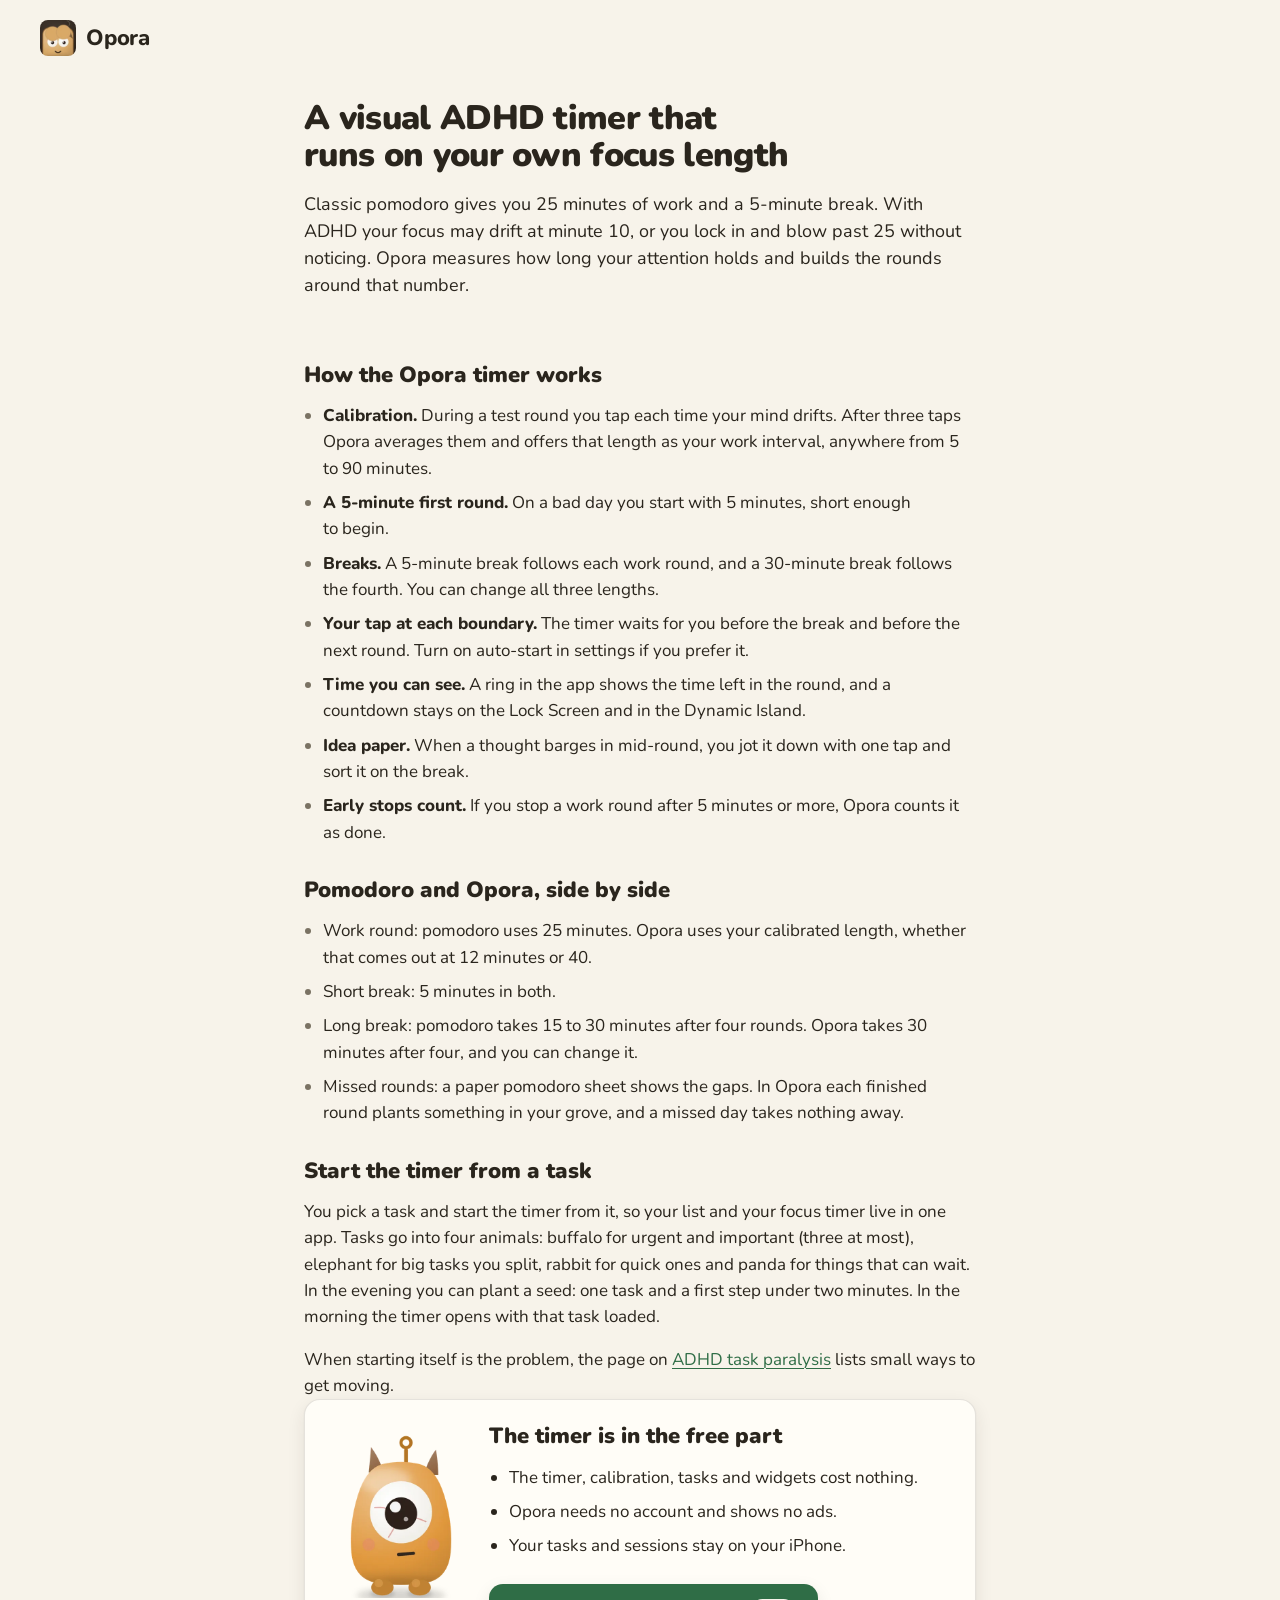
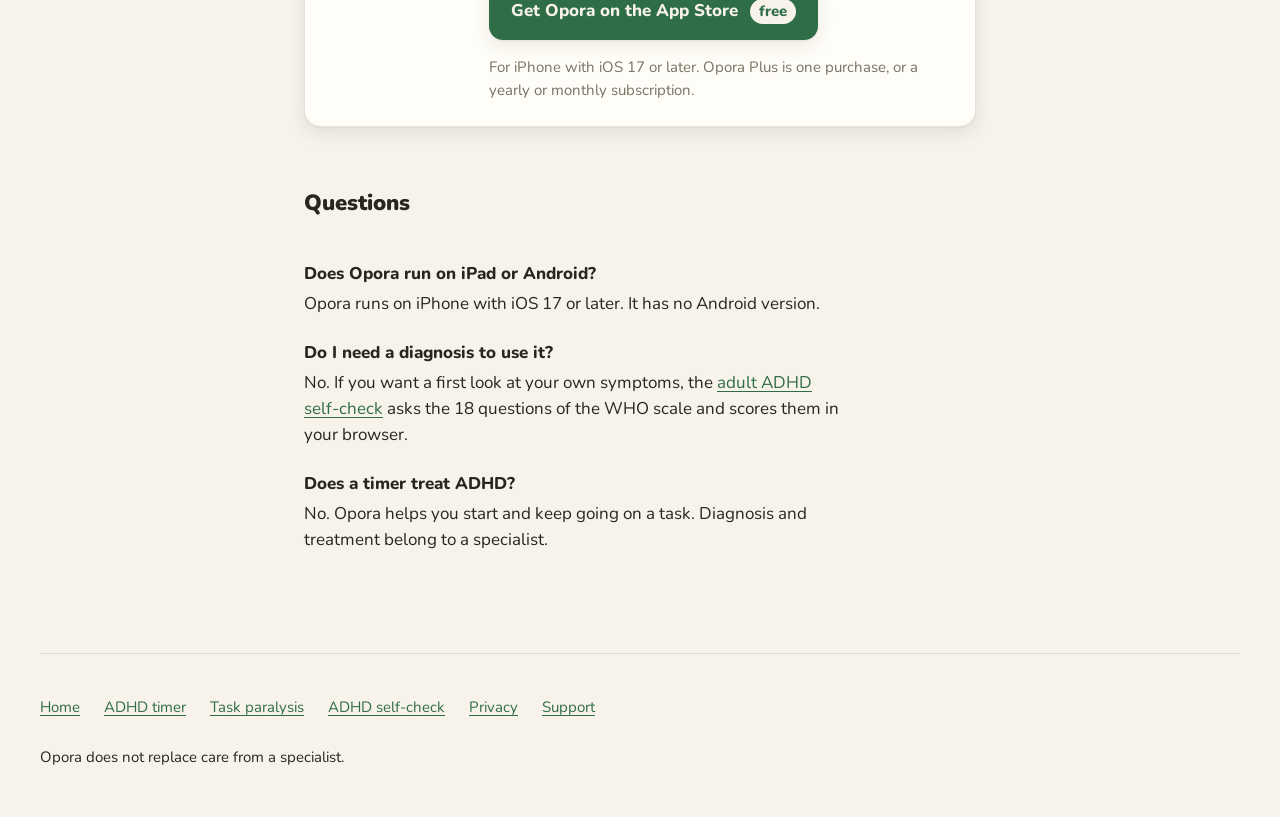
<file: adhd-timer/index.html>
<!DOCTYPE html>
<html lang="en">
<head>
<meta charset="utf-8">
<meta name="viewport" content="width=device-width, initial-scale=1, viewport-fit=cover">
<title>Visual ADHD timer: pomodoro rounds at your own focus length · Opora</title>
<meta name="description" content="A visual ADHD timer for iPhone. Opora measures your own focus length, 12 minutes or 40, and runs pomodoro-style rounds on it. Free to download.">
<link rel="canonical" href="https://getopora.app/adhd-timer/">
<link rel="alternate" hreflang="en" href="https://getopora.app/adhd-timer/">
<link rel="alternate" hreflang="x-default" href="https://getopora.app/adhd-timer/">
<meta name="color-scheme" content="light">
<meta name="theme-color" content="#F7F3EA">
<meta name="apple-itunes-app" content="app-id=6800092761">
<meta property="og:type" content="article">
<meta property="og:site_name" content="Opora">
<meta property="og:locale" content="en_US">
<meta property="og:url" content="https://getopora.app/adhd-timer/">
<meta property="og:title" content="A visual ADHD timer that runs on your own focus length">
<meta property="og:description" content="A visual ADHD timer for iPhone. Opora measures your own focus length, 12 minutes or 40, and runs pomodoro-style rounds on it. Free to download.">
<meta property="og:image" content="https://getopora.app/og.png">
<meta name="twitter:card" content="summary_large_image">
<link rel="icon" type="image/png" sizes="64x64" href="../favicon.png">
<link rel="apple-touch-icon" sizes="180x180" href="../apple-touch-icon.png">
<link rel="stylesheet" href="../fonts/nunito.css">
<link rel="stylesheet" href="../site.css">
<script src="../ga.js" defer></script>
</head>
<body>
<a class="skip-link" href="#main">Skip to content</a>

<header class="wrap site-header">
  <a class="brand" href="../"><img src="../logo.webp" alt="" width="36" height="36">Opora</a>
</header>

<main id="main" class="wrap test">
  <h1 class="test-title">A visual ADHD timer that runs on your own focus length</h1>
  <p class="test-lead">Classic pomodoro gives you 25 minutes of work and a 5-minute break. With ADHD your focus may drift at minute 10, or you lock in and blow past 25 without noticing. Opora measures how long your attention holds and builds the rounds around that number.</p>

  <section class="test-explain" aria-labelledby="how-title">
    <h2 class="test-part" id="how-title">How the Opora timer works</h2>
    <ul class="list">
      <li><b>Calibration.</b> During a test round you tap each time your mind drifts. After three taps Opora averages them and offers that length as your work interval, anywhere from 5 to 90 minutes.</li>
      <li><b>A 5-minute first round.</b> On a bad day you start with 5 minutes, short enough to begin.</li>
      <li><b>Breaks.</b> A 5-minute break follows each work round, and a 30-minute break follows the fourth. You can change all three lengths.</li>
      <li><b>Your tap at each boundary.</b> The timer waits for you before the break and before the next round. Turn on auto-start in settings if you prefer it.</li>
      <li><b>Time you can see.</b> A ring in the app shows the time left in the round, and a countdown stays on the Lock Screen and in the Dynamic Island.</li>
      <li><b>Idea paper.</b> When a thought barges in mid-round, you jot it down with one tap and sort it on the break.</li>
      <li><b>Early stops count.</b> If you stop a work round after 5 minutes or more, Opora counts it as done.</li>
    </ul>

    <h2 class="test-part">Pomodoro and Opora, side by side</h2>
    <ul class="list">
      <li>Work round: pomodoro uses 25 minutes. Opora uses your calibrated length, whether that comes out at 12 minutes or 40.</li>
      <li>Short break: 5 minutes in both.</li>
      <li>Long break: pomodoro takes 15 to 30 minutes after four rounds. Opora takes 30 minutes after four, and you can change it.</li>
      <li>Missed rounds: a paper pomodoro sheet shows the gaps. In Opora each finished round plants something in your grove, and a missed day takes nothing away.</li>
    </ul>

    <h2 class="test-part">Start the timer from a task</h2>
    <p>You pick a task and start the timer from it, so your list and your focus timer live in one app. Tasks go into four animals: buffalo for urgent and important (three at most), elephant for big tasks you split, rabbit for quick ones and panda for things that can wait. In the evening you can plant a seed: one task and a first step under two minutes. In the morning the timer opens with that task loaded.</p>
    <p>When starting itself is the problem, the page on <a href="../adhd-task-paralysis/">ADHD task paralysis</a> lists small ways to get moving.</p>
  </section>

  <div class="panel test-opora">
    <img src="../art/hyperfocus-happy.webp" width="424" height="512" alt="" loading="lazy">
    <div>
      <h2 class="test-opora-title">The timer is in the free part</h2>
      <ul class="test-opora-list">
        <li>The timer, calibration, tasks and widgets cost nothing.</li>
        <li>Opora needs no account and shows no ads.</li>
        <li>Your tasks and sessions stay on your iPhone.</li>
      </ul>
      <a class="button button-primary" href="https://apps.apple.com/app/apple-store/id6800092761?pt=129292304&amp;ct=adhd-timer&amp;mt=8">Get Opora on the App Store <span class="button-tag">free</span></a>
      <p class="test-fine">For iPhone with iOS&nbsp;17 or later. Opora Plus is one purchase, or a yearly or monthly subscription.</p>
    </div>
  </div>

  <section class="test-explain" aria-labelledby="faq-title">
    <h2 class="test-part" id="faq-title">Questions</h2>
    <dl class="faq">
      <div>
        <dt>Does Opora run on iPad or Android?</dt>
        <dd>Opora runs on iPhone with iOS&nbsp;17 or later. It has no Android version.</dd>
      </div>
      <div>
        <dt>Do I need a diagnosis to use it?</dt>
        <dd>No. If you want a first look at your own symptoms, the <a href="../adhd-test/">adult ADHD self-check</a> asks the 18 questions of the WHO scale and scores them in your browser.</dd>
      </div>
      <div>
        <dt>Does a timer treat ADHD?</dt>
        <dd>No. Opora helps you start and keep going on a task. Diagnosis and treatment belong to a specialist.</dd>
      </div>
    </dl>
  </section>
</main>

<footer class="wrap site-footer">
  <ul class="footer-links" role="list">
    <li><a href="../">Home</a></li>
    <li><a href="../adhd-timer/">ADHD timer</a></li>
    <li><a href="../adhd-task-paralysis/">Task paralysis</a></li>
    <li><a href="../adhd-test/">ADHD self-check</a></li>
    <li><a href="../privacy.html">Privacy</a></li>
    <li><a href="../support.html">Support</a></li>
  </ul>
  <p>Opora does not replace care from a specialist.</p>
</footer>
</body>
</html>
</file>
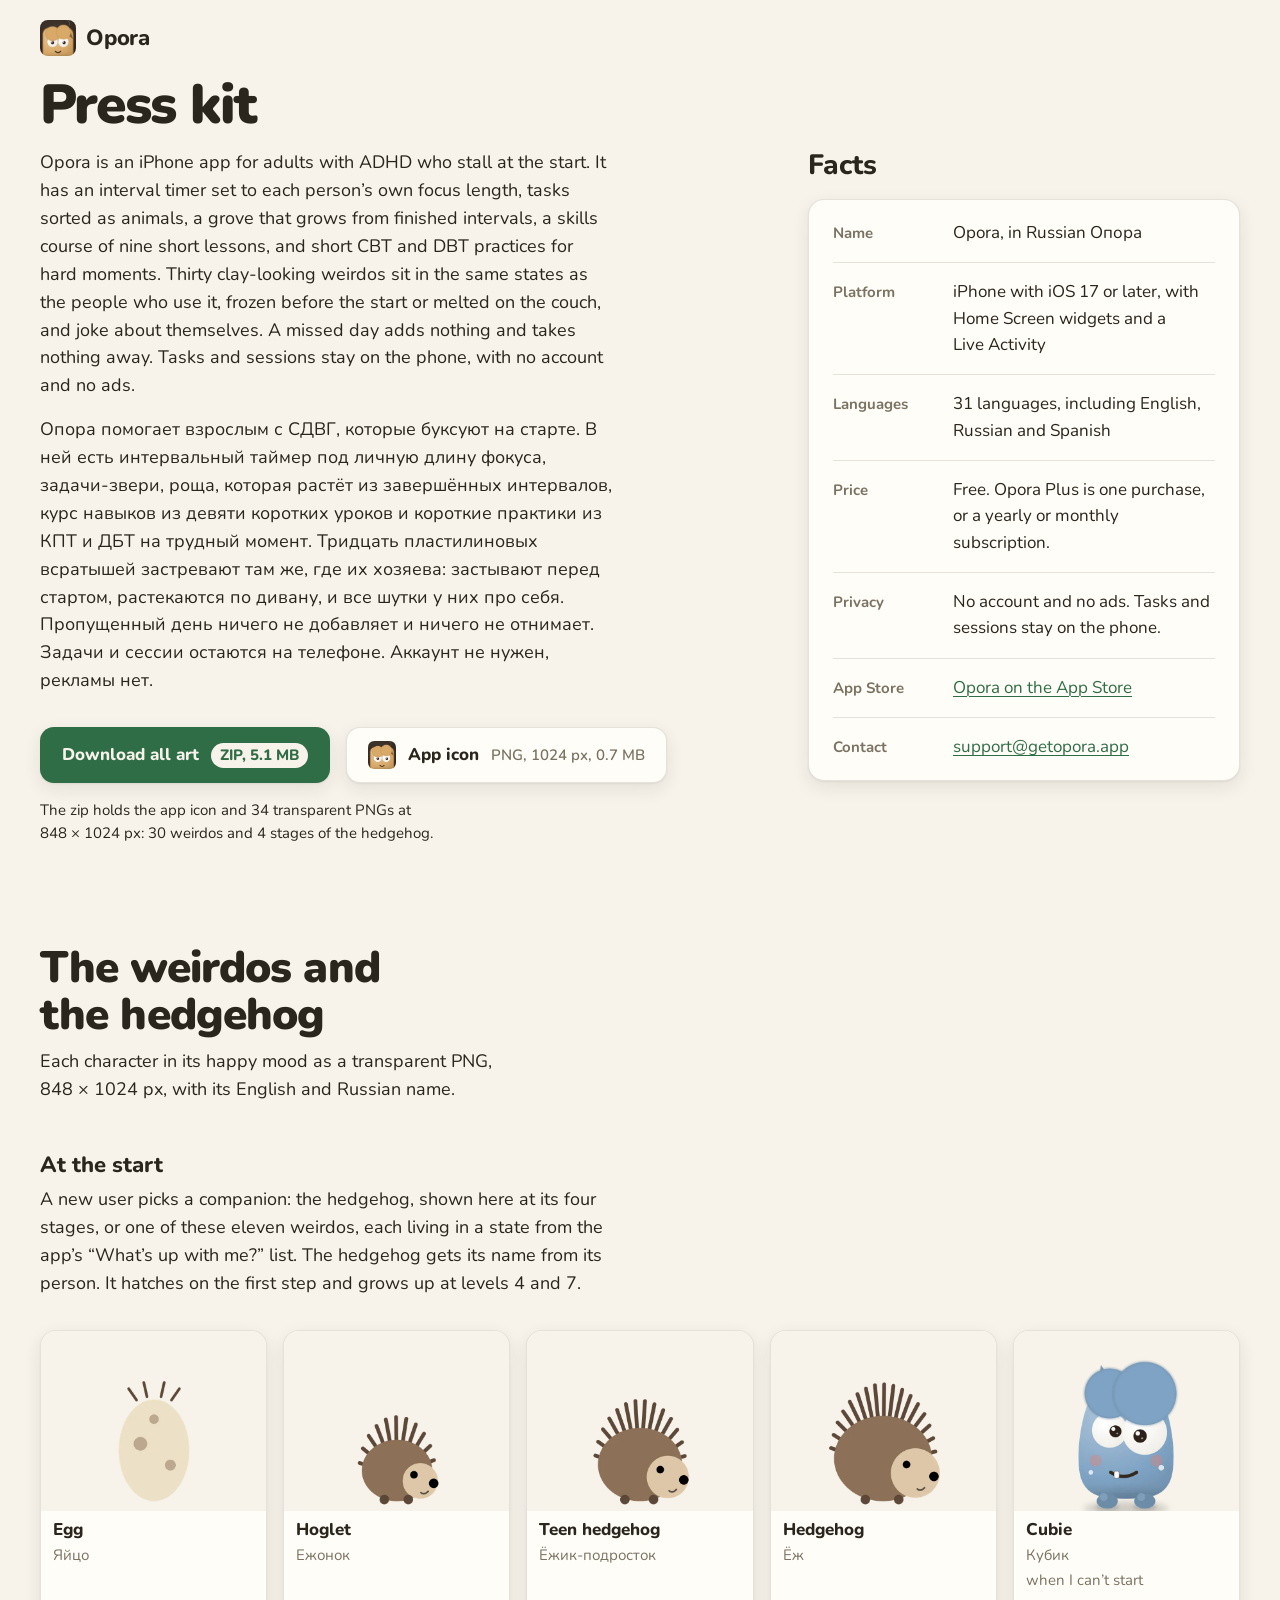
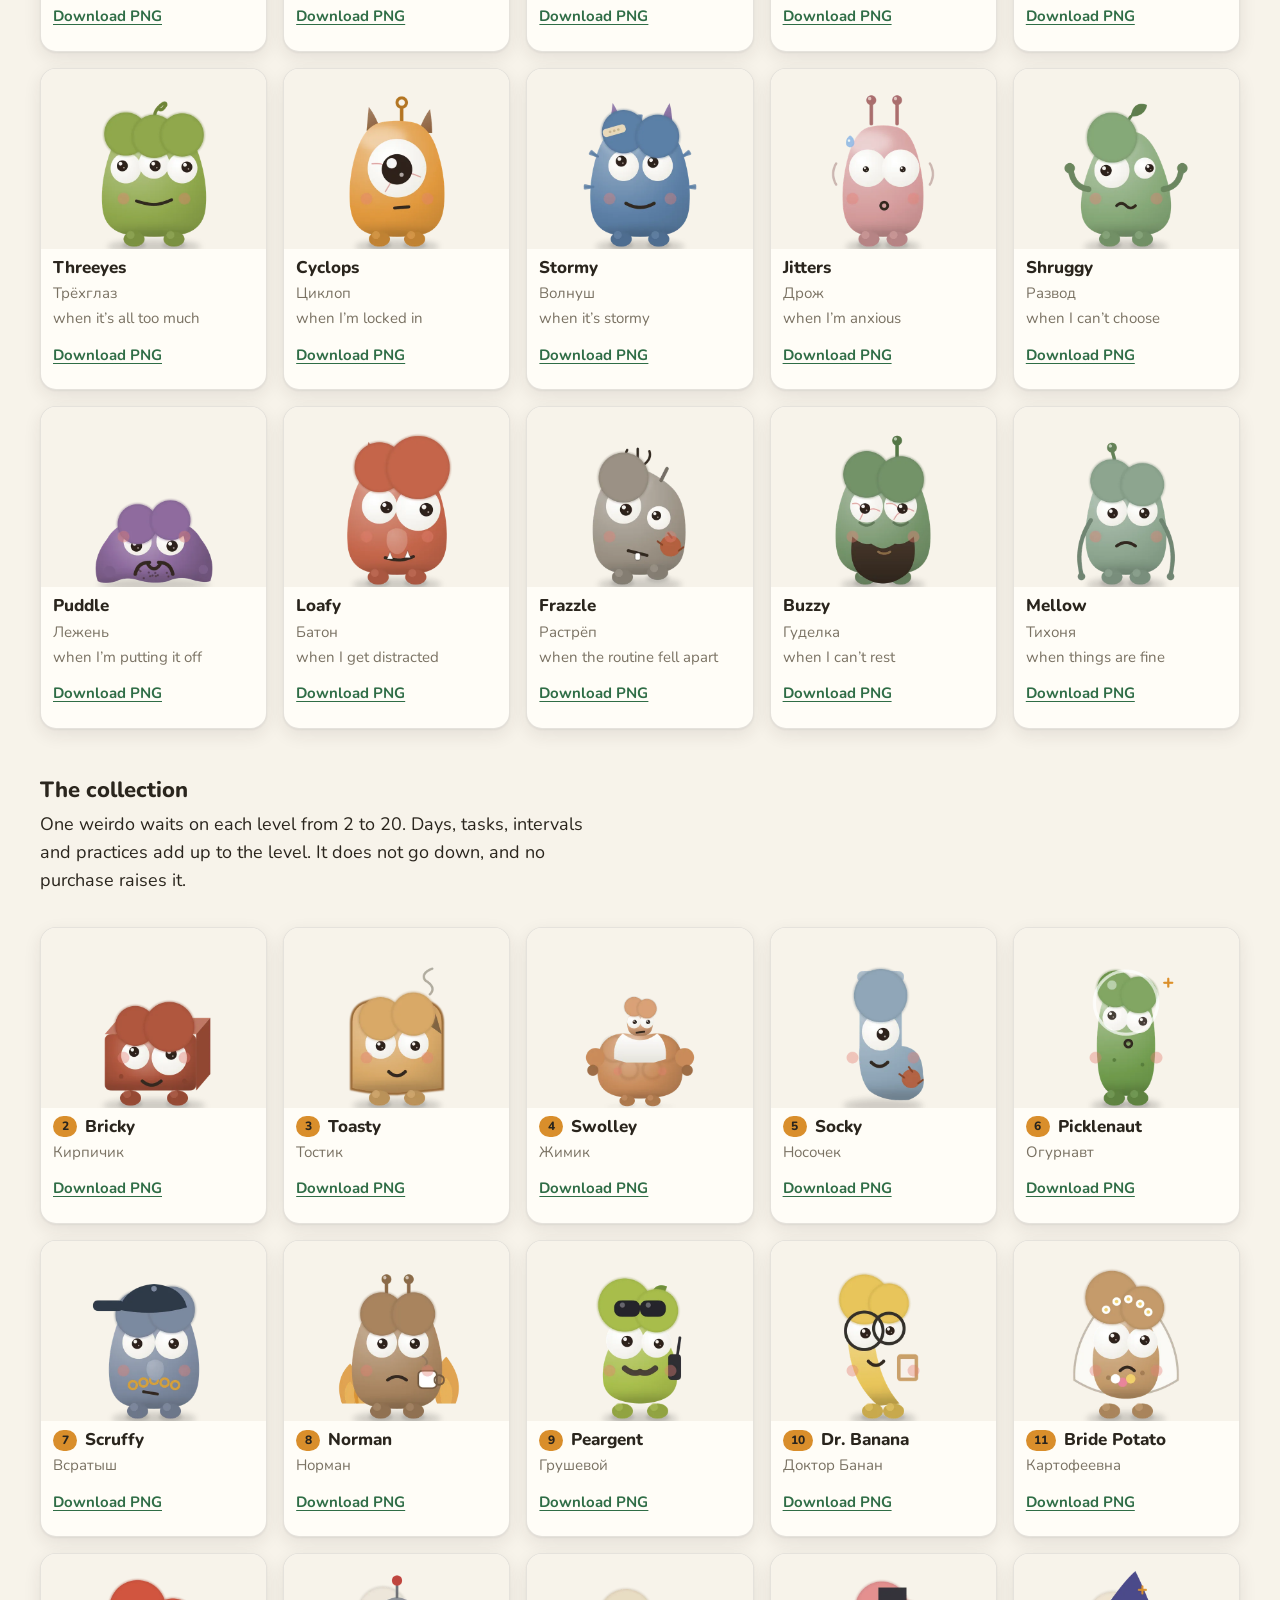
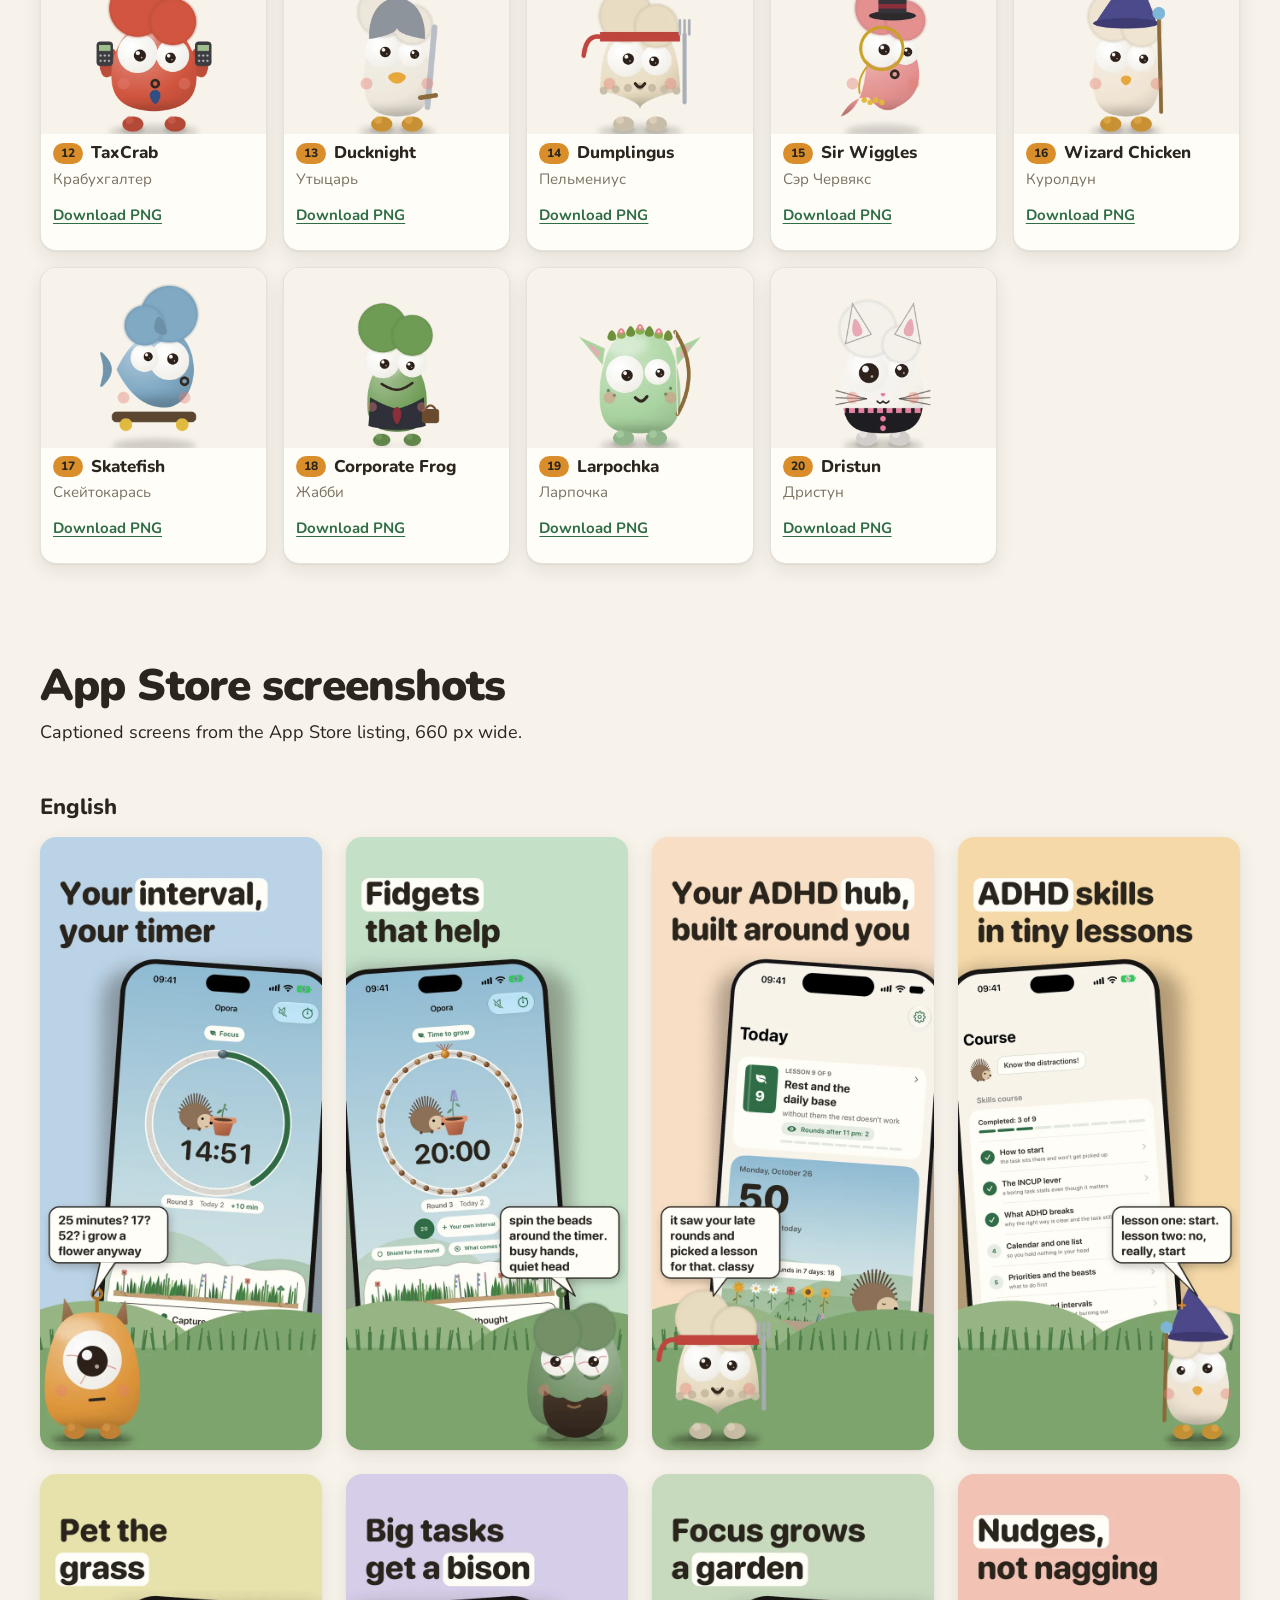
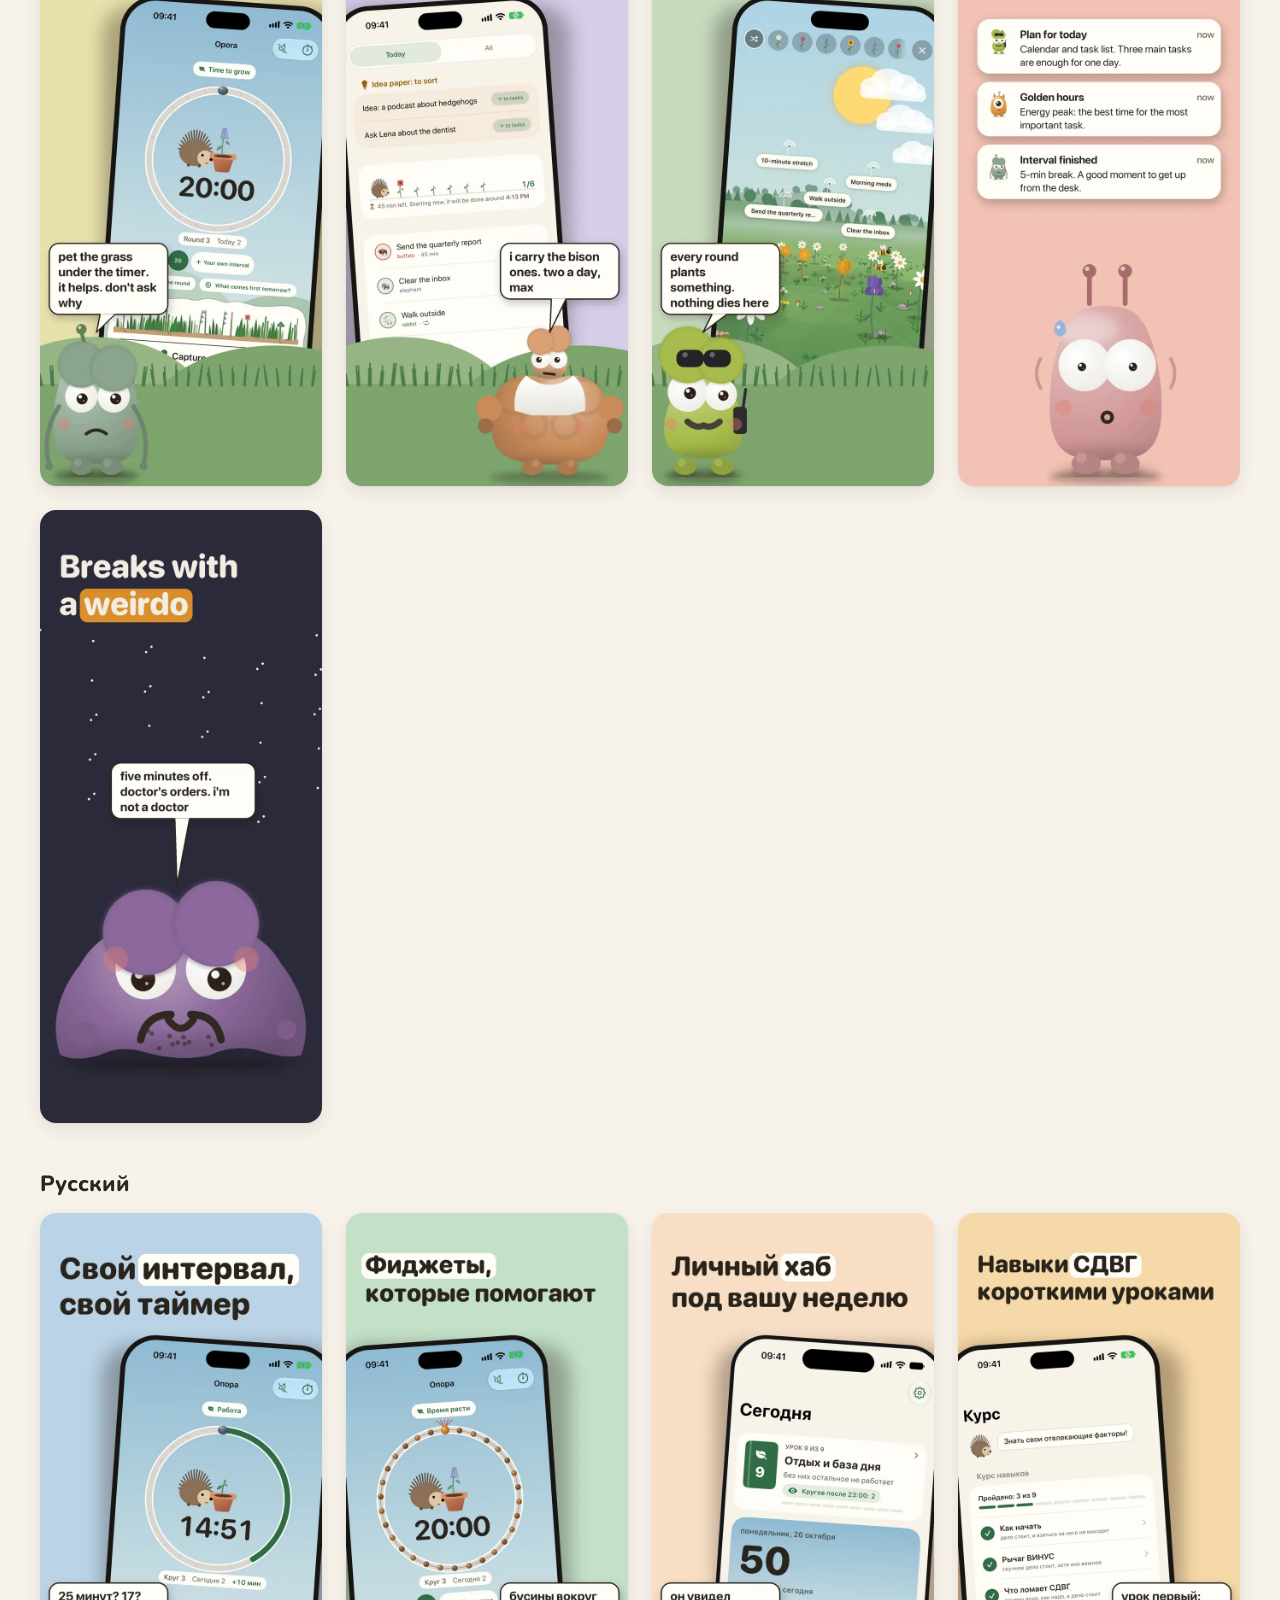
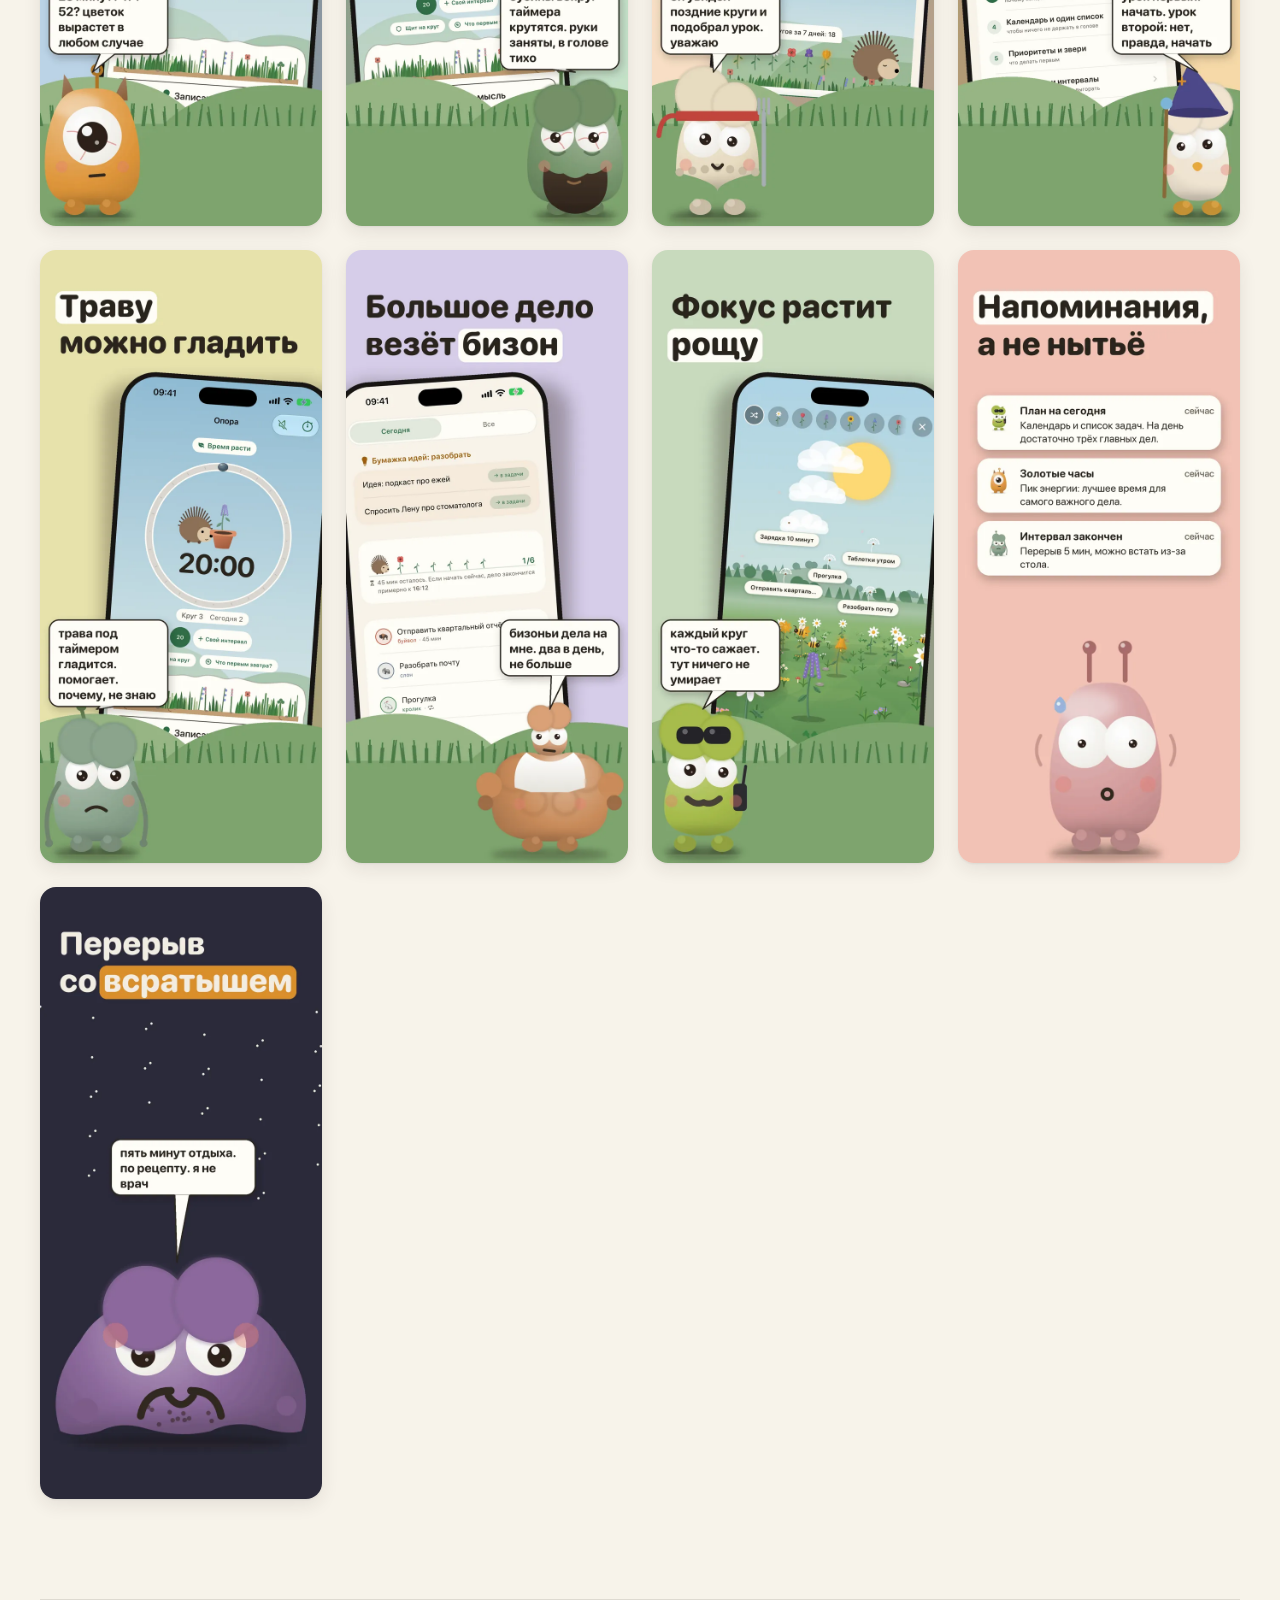
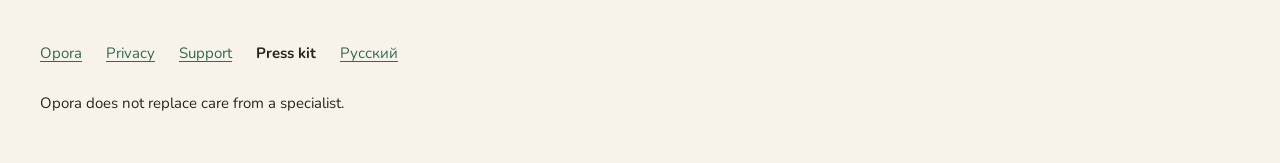
<file: press/index.html>
<!DOCTYPE html>
<html lang="en">
<head>
<meta charset="utf-8">
<meta name="viewport" content="width=device-width, initial-scale=1, viewport-fit=cover">
<title>Press kit · Opora</title>
<meta name="description" content="The Opora app icon, all 30 weirdos and the hedgehog as transparent PNGs, App Store screenshots in English and Russian, and the facts about the app.">
<link rel="canonical" href="https://getopora.app/press/">
<meta name="color-scheme" content="light">
<meta name="theme-color" content="#F7F3EA">
<meta name="apple-itunes-app" content="app-id=6800092761">
<meta property="og:type" content="website">
<meta property="og:site_name" content="Opora">
<meta property="og:locale" content="en_US">
<meta property="og:url" content="https://getopora.app/press/">
<meta property="og:title" content="Press kit · Opora">
<meta property="og:description" content="The Opora app icon, all 30 weirdos and the hedgehog as transparent PNGs, App Store screenshots in English and Russian, and the facts about the app.">
<meta property="og:image" content="https://getopora.app/og.png">
<meta property="og:image:width" content="1200">
<meta property="og:image:height" content="630">
<meta property="og:image:alt" content="Opora’s weirdos standing in a row under the headline">
<meta name="twitter:card" content="summary_large_image">
<meta name="twitter:title" content="Press kit · Opora">
<meta name="twitter:description" content="The Opora app icon, all 30 weirdos and the hedgehog as transparent PNGs, App Store screenshots in English and Russian, and the facts about the app.">
<meta name="twitter:image" content="https://getopora.app/og.png">
<meta name="twitter:image:alt" content="Opora’s weirdos standing in a row under the headline">
<link rel="icon" type="image/png" sizes="64x64" href="../favicon.png">
<link rel="apple-touch-icon" sizes="180x180" href="../apple-touch-icon.png">
<link rel="stylesheet" href="../fonts/nunito.css">
<link rel="stylesheet" href="../site.css">
<script src="../site.js" defer></script>
<script src="../ga.js" defer></script>
</head>
<body>
<a class="skip-link" href="#main">Skip to content</a>

<header class="wrap site-header">
  <a class="brand" href="../"><img src="../logo.webp" alt="" width="36" height="36">Opora</a>
</header>

<main id="main">
  <section class="wrap press-intro" aria-labelledby="press-title">
    <h1 class="hero-title" id="press-title">Press kit</h1>
    <div class="press-top">
      <div class="press-about">
        <p class="section-lead">Opora is an iPhone app for adults with ADHD who stall at the start. It has an interval timer set to each person’s own focus length, tasks sorted as animals, a grove that grows from finished intervals, a skills course of nine short lessons, and short CBT and DBT practices for hard moments. Thirty clay-looking weirdos sit in the same states as the people who use it, frozen before the start or melted on the couch, and joke about themselves. A missed day adds nothing and takes nothing away. Tasks and sessions stay on the phone, with no account and no ads.</p>
        <p class="section-lead" lang="ru">Опора помогает взрослым с СДВГ, которые буксуют на старте. В ней есть интервальный таймер под личную длину фокуса, задачи-звери, роща, которая растёт из завершённых интервалов, курс навыков из девяти коротких уроков и короткие практики из КПТ и ДБТ на трудный момент. Тридцать пластилиновых всратышей застревают там же, где их хозяева: застывают перед стартом, растекаются по дивану, и все шутки у них про себя. Пропущенный день ничего не добавляет и ничего не отнимает. Задачи и сессии остаются на телефоне. Аккаунт не нужен, рекламы нет.</p>
        <div class="press-actions">
          <a class="button button-primary" href="opora-weirdos.zip" download>Download all art <span class="button-tag">ZIP, 5.1&nbsp;MB</span></a>
          <a class="button button-secondary" href="opora-icon-1024.png" download><img src="../logo.webp" alt="" width="28" height="28">App icon <span class="muted">PNG, 1024&nbsp;px, 0.7&nbsp;MB</span></a>
        </div>
        <p class="press-fine">The zip holds the app icon and 34 transparent PNGs at 848&nbsp;×&nbsp;1024&nbsp;px: 30 weirdos and 4 stages of the hedgehog.</p>
      </div>
      <section class="press-facts" aria-labelledby="facts-title">
        <h2 class="press-group-title" id="facts-title">Facts</h2>
        <dl class="facts panel">
          <div><dt>Name</dt><dd>Opora, in Russian <span lang="ru">Опора</span></dd></div>
          <div><dt>Platform</dt><dd>iPhone with iOS&nbsp;17 or later, with Home Screen widgets and a Live Activity</dd></div>
          <div><dt>Languages</dt><dd>31 languages, including English, Russian and Spanish</dd></div>
          <div><dt>Price</dt><dd>Free. Opora Plus is one purchase, or a yearly or monthly subscription.</dd></div>
          <div><dt>Privacy</dt><dd>No account and no ads. Tasks and sessions stay on the phone.</dd></div>
          <div><dt>App Store</dt><dd><a href="https://apps.apple.com/app/apple-store/id6800092761?pt=129292304&amp;ct=press&amp;mt=8">Opora on the App Store</a></dd></div>
          <div><dt>Contact</dt><dd><a href="mailto:support@getopora.app">support@getopora.app</a></dd></div>
        </dl>
      </section>
    </div>
  </section>

  <section class="wrap section" aria-labelledby="cast-title">
    <h2 class="section-title" id="cast-title">The weirdos and the hedgehog</h2>
    <p class="section-lead">Each character in its happy mood as a transparent PNG, 848&nbsp;×&nbsp;1024&nbsp;px, with its English and Russian name.</p>

    <h3 class="press-group-title" id="start-title">At the start</h3>
    <p class="section-lead">A new user picks a companion: the hedgehog, shown here at its four stages, or one of these eleven weirdos, each living in a state from the app’s “What’s up with me?” list. The hedgehog gets its name from its person. It hatches on the first step and grows up at levels 4 and 7.</p>
    <ul class="cast-grid press-grid" role="list">
      <li class="cast-card">
        <div class="press-portrait"><img src="../art/hedgehog-egg-happy.webp" width="424" height="512" loading="lazy" alt="The hedgehog egg, cream with brown spots and a few spines on top"></div>
        <div class="cast-text">
          <p class="cast-name">Egg</p>
          <p class="cast-line" lang="ru">Яйцо</p>
          <a class="press-dl" href="art/hedgehog-egg.png" download><span>Download PNG<span class="visually-hidden"> of Egg</span></span></a>
        </div>
      </li>
      <li class="cast-card">
        <div class="press-portrait"><img src="../art/hedgehog-hoglet-happy.webp" width="424" height="512" loading="lazy" alt="A hoglet, the hedgehog right after it hatches"></div>
        <div class="cast-text">
          <p class="cast-name">Hoglet</p>
          <p class="cast-line" lang="ru">Ежонок</p>
          <a class="press-dl" href="art/hedgehog-hoglet.png" download><span>Download PNG<span class="visually-hidden"> of Hoglet</span></span></a>
        </div>
      </li>
      <li class="cast-card">
        <div class="press-portrait"><img src="../art/hedgehog-young-happy.webp" width="424" height="512" loading="lazy" alt="A teen hedgehog, smiling"></div>
        <div class="cast-text">
          <p class="cast-name">Teen hedgehog</p>
          <p class="cast-line" lang="ru">Ёжик-подросток</p>
          <a class="press-dl" href="art/hedgehog-young.png" download><span>Download PNG<span class="visually-hidden"> of Teen hedgehog</span></span></a>
        </div>
      </li>
      <li class="cast-card">
        <div class="press-portrait"><img src="../art/hedgehog-adult-happy.webp" width="424" height="512" loading="lazy" alt="A grown hedgehog, smiling"></div>
        <div class="cast-text">
          <p class="cast-name">Hedgehog</p>
          <p class="cast-line" lang="ru">Ёж</p>
          <a class="press-dl" href="art/hedgehog-adult.png" download><span>Download PNG<span class="visually-hidden"> of Hedgehog</span></span></a>
        </div>
      </li>
      <li class="cast-card">
        <div class="press-portrait"><img src="../art/frozen-happy.webp" width="424" height="512" loading="lazy" alt="Cubie, a pale blue weirdo with one tooth, smiling"></div>
        <div class="cast-text">
          <p class="cast-name">Cubie</p>
          <p class="cast-line" lang="ru">Кубик</p>
          <p class="cast-line">when I can’t start</p>
          <a class="press-dl" href="art/frozen.png" download><span>Download PNG<span class="visually-hidden"> of Cubie</span></span></a>
        </div>
      </li>
      <li class="cast-card">
        <div class="press-portrait"><img src="../art/overloaded-happy.webp" width="424" height="512" loading="lazy" alt="Threeyes, a green weirdo with three eyes, smiling"></div>
        <div class="cast-text">
          <p class="cast-name">Threeyes</p>
          <p class="cast-line" lang="ru">Трёхглаз</p>
          <p class="cast-line">when it’s all too much</p>
          <a class="press-dl" href="art/overloaded.png" download><span>Download PNG<span class="visually-hidden"> of Threeyes</span></span></a>
        </div>
      </li>
      <li class="cast-card">
        <div class="press-portrait"><img src="../art/hyperfocus-happy.webp" width="424" height="512" loading="lazy" alt="Cyclops, an orange one-eyed weirdo with an antenna and pointed ears"></div>
        <div class="cast-text">
          <p class="cast-name">Cyclops</p>
          <p class="cast-line" lang="ru">Циклоп</p>
          <p class="cast-line">when I’m locked in</p>
          <a class="press-dl" href="art/hyperfocus.png" download><span>Download PNG<span class="visually-hidden"> of Cyclops</span></span></a>
        </div>
      </li>
      <li class="cast-card">
        <div class="press-portrait"><img src="../art/storm-happy.webp" width="424" height="512" loading="lazy" alt="Stormy, a dark blue weirdo with a band-aid on its head, smiling"></div>
        <div class="cast-text">
          <p class="cast-name">Stormy</p>
          <p class="cast-line" lang="ru">Волнуш</p>
          <p class="cast-line">when it’s stormy</p>
          <a class="press-dl" href="art/storm.png" download><span>Download PNG<span class="visually-hidden"> of Stormy</span></span></a>
        </div>
      </li>
      <li class="cast-card">
        <div class="press-portrait"><img src="../art/anxiety-happy.webp" width="424" height="512" loading="lazy" alt="Jitters, a pink weirdo with antennae and a drop of sweat, shaking"></div>
        <div class="cast-text">
          <p class="cast-name">Jitters</p>
          <p class="cast-line" lang="ru">Дрож</p>
          <p class="cast-line">when I’m anxious</p>
          <a class="press-dl" href="art/anxiety.png" download><span>Download PNG<span class="visually-hidden"> of Jitters</span></span></a>
        </div>
      </li>
      <li class="cast-card">
        <div class="press-portrait"><img src="../art/torn-happy.webp" width="424" height="512" loading="lazy" alt="Shruggy, a green pear-shaped weirdo with both arms up in a shrug"></div>
        <div class="cast-text">
          <p class="cast-name">Shruggy</p>
          <p class="cast-line" lang="ru">Развод</p>
          <p class="cast-line">when I can’t choose</p>
          <a class="press-dl" href="art/torn.png" download><span>Download PNG<span class="visually-hidden"> of Shruggy</span></span></a>
        </div>
      </li>
      <li class="cast-card">
        <div class="press-portrait"><img src="../art/couch-happy.webp" width="424" height="512" loading="lazy" alt="Puddle, a purple weirdo melted flat"></div>
        <div class="cast-text">
          <p class="cast-name">Puddle</p>
          <p class="cast-line" lang="ru">Лежень</p>
          <p class="cast-line">when I’m putting it off</p>
          <a class="press-dl" href="art/couch.png" download><span>Download PNG<span class="visually-hidden"> of Puddle</span></span></a>
        </div>
      </li>
      <li class="cast-card">
        <div class="press-portrait"><img src="../art/distracted-happy.webp" width="424" height="512" loading="lazy" alt="Loafy, a red weirdo with two fangs, looking off to the side"></div>
        <div class="cast-text">
          <p class="cast-name">Loafy</p>
          <p class="cast-line" lang="ru">Батон</p>
          <p class="cast-line">when I get distracted</p>
          <a class="press-dl" href="art/distracted.png" download><span>Download PNG<span class="visually-hidden"> of Loafy</span></span></a>
        </div>
      </li>
      <li class="cast-card">
        <div class="press-portrait"><img src="../art/tangled-happy.webp" width="424" height="512" loading="lazy" alt="Frazzle, a grey weirdo with messy hair sticking up"></div>
        <div class="cast-text">
          <p class="cast-name">Frazzle</p>
          <p class="cast-line" lang="ru">Растрёп</p>
          <p class="cast-line">when the routine fell apart</p>
          <a class="press-dl" href="art/tangled.png" download><span>Download PNG<span class="visually-hidden"> of Frazzle</span></span></a>
        </div>
      </li>
      <li class="cast-card">
        <div class="press-portrait"><img src="../art/wired-happy.webp" width="424" height="512" loading="lazy" alt="Buzzy, a green weirdo with a big dark beard and tired eyes"></div>
        <div class="cast-text">
          <p class="cast-name">Buzzy</p>
          <p class="cast-line" lang="ru">Гуделка</p>
          <p class="cast-line">when I can’t rest</p>
          <a class="press-dl" href="art/wired.png" download><span>Download PNG<span class="visually-hidden"> of Buzzy</span></span></a>
        </div>
      </li>
      <li class="cast-card">
        <div class="press-portrait"><img src="../art/chill-happy.webp" width="424" height="512" loading="lazy" alt="Mellow, a pale green weirdo with long arms and an antenna"></div>
        <div class="cast-text">
          <p class="cast-name">Mellow</p>
          <p class="cast-line" lang="ru">Тихоня</p>
          <p class="cast-line">when things are fine</p>
          <a class="press-dl" href="art/chill.png" download><span>Download PNG<span class="visually-hidden"> of Mellow</span></span></a>
        </div>
      </li>
    </ul>

    <h3 class="press-group-title" id="collection-title">The collection</h3>
    <p class="section-lead">One weirdo waits on each level from 2 to 20. Days, tasks, intervals and practices add up to the level. It does not go down, and no purchase raises it.</p>
    <ul class="cast-grid press-grid" role="list">
      <li class="cast-card">
        <div class="press-portrait"><img src="../art/brick-happy.webp" width="424" height="512" loading="lazy" alt="Bricky, a red brick with eyes, smiling"></div>
        <div class="cast-text">
          <p class="cast-name"><span class="level"><span class="visually-hidden">Level </span>2</span>Bricky</p>
          <p class="cast-line" lang="ru">Кирпичик</p>
          <a class="press-dl" href="art/brick.png" download><span>Download PNG<span class="visually-hidden"> of Bricky</span></span></a>
        </div>
      </li>
      <li class="cast-card">
        <div class="press-portrait"><img src="../art/toast-happy.webp" width="424" height="512" loading="lazy" alt="Toasty, a slice of toast with a curl of smoke, smiling"></div>
        <div class="cast-text">
          <p class="cast-name"><span class="level"><span class="visually-hidden">Level </span>3</span>Toasty</p>
          <p class="cast-line" lang="ru">Тостик</p>
          <a class="press-dl" href="art/toast.png" download><span>Download PNG<span class="visually-hidden"> of Toasty</span></span></a>
        </div>
      </li>
      <li class="cast-card">
        <div class="press-portrait"><img src="../art/swole-happy.webp" width="424" height="512" loading="lazy" alt="Swolley, a muscly weirdo in a white tank top"></div>
        <div class="cast-text">
          <p class="cast-name"><span class="level"><span class="visually-hidden">Level </span>4</span>Swolley</p>
          <p class="cast-line" lang="ru">Жимик</p>
          <a class="press-dl" href="art/swole.png" download><span>Download PNG<span class="visually-hidden"> of Swolley</span></span></a>
        </div>
      </li>
      <li class="cast-card">
        <div class="press-portrait"><img src="../art/sock-happy.webp" width="424" height="512" loading="lazy" alt="Socky, a blue sock with one eye and a patch, smiling"></div>
        <div class="cast-text">
          <p class="cast-name"><span class="level"><span class="visually-hidden">Level </span>5</span>Socky</p>
          <p class="cast-line" lang="ru">Носочек</p>
          <a class="press-dl" href="art/sock.png" download><span>Download PNG<span class="visually-hidden"> of Socky</span></span></a>
        </div>
      </li>
      <li class="cast-card">
        <div class="press-portrait"><img src="../art/pickle-happy.webp" width="424" height="512" loading="lazy" alt="Picklenaut, a pickle in a space helmet, looking around"></div>
        <div class="cast-text">
          <p class="cast-name"><span class="level"><span class="visually-hidden">Level </span>6</span>Picklenaut</p>
          <p class="cast-line" lang="ru">Огурнавт</p>
          <a class="press-dl" href="art/pickle.png" download><span>Download PNG<span class="visually-hidden"> of Picklenaut</span></span></a>
        </div>
      </li>
      <li class="cast-card">
        <div class="press-portrait"><img src="../art/cap-happy.webp" width="424" height="512" loading="lazy" alt="Scruffy, a grey weirdo in a cap and a gold chain, smiling"></div>
        <div class="cast-text">
          <p class="cast-name"><span class="level"><span class="visually-hidden">Level </span>7</span>Scruffy</p>
          <p class="cast-line" lang="ru">Всратыш</p>
          <a class="press-dl" href="art/cap.png" download><span>Download PNG<span class="visually-hidden"> of Scruffy</span></span></a>
        </div>
      </li>
      <li class="cast-card">
        <div class="press-portrait"><img src="../art/fine-happy.webp" width="424" height="512" loading="lazy" alt="Norman, a brown weirdo holding a mug with flames behind him"></div>
        <div class="cast-text">
          <p class="cast-name"><span class="level"><span class="visually-hidden">Level </span>8</span>Norman</p>
          <p class="cast-line" lang="ru">Норман</p>
          <a class="press-dl" href="art/fine.png" download><span>Download PNG<span class="visually-hidden"> of Norman</span></span></a>
        </div>
      </li>
      <li class="cast-card">
        <div class="press-portrait"><img src="../art/peargent-happy.webp" width="424" height="512" loading="lazy" alt="Peargent, a green pear in sunglasses holding a walkie-talkie"></div>
        <div class="cast-text">
          <p class="cast-name"><span class="level"><span class="visually-hidden">Level </span>9</span>Peargent</p>
          <p class="cast-line" lang="ru">Грушевой</p>
          <a class="press-dl" href="art/peargent.png" download><span>Download PNG<span class="visually-hidden"> of Peargent</span></span></a>
        </div>
      </li>
      <li class="cast-card">
        <div class="press-portrait"><img src="../art/banana-happy.webp" width="424" height="512" loading="lazy" alt="Dr. Banana, a banana in round glasses holding a clipboard"></div>
        <div class="cast-text">
          <p class="cast-name"><span class="level"><span class="visually-hidden">Level </span>10</span>Dr. Banana</p>
          <p class="cast-line" lang="ru">Доктор Банан</p>
          <a class="press-dl" href="art/banana.png" download><span>Download PNG<span class="visually-hidden"> of Dr. Banana</span></span></a>
        </div>
      </li>
      <li class="cast-card">
        <div class="press-portrait"><img src="../art/bridepotato-happy.webp" width="424" height="512" loading="lazy" alt="Bride Potato, a potato in a wedding veil with daisies, smiling"></div>
        <div class="cast-text">
          <p class="cast-name"><span class="level"><span class="visually-hidden">Level </span>11</span>Bride Potato</p>
          <p class="cast-line" lang="ru">Картофеевна</p>
          <a class="press-dl" href="art/bridepotato.png" download><span>Download PNG<span class="visually-hidden"> of Bride Potato</span></span></a>
        </div>
      </li>
      <li class="cast-card">
        <div class="press-portrait"><img src="../art/taxcrab-happy.webp" width="424" height="512" loading="lazy" alt="TaxCrab, a round red weirdo in a tie, holding two calculators"></div>
        <div class="cast-text">
          <p class="cast-name"><span class="level"><span class="visually-hidden">Level </span>12</span>TaxCrab</p>
          <p class="cast-line" lang="ru">Крабухгалтер</p>
          <a class="press-dl" href="art/taxcrab.png" download><span>Download PNG<span class="visually-hidden"> of TaxCrab</span></span></a>
        </div>
      </li>
      <li class="cast-card">
        <div class="press-portrait"><img src="../art/ducknight-happy.webp" width="424" height="512" loading="lazy" alt="Ducknight, a duck in a knight’s helmet holding a sword"></div>
        <div class="cast-text">
          <p class="cast-name"><span class="level"><span class="visually-hidden">Level </span>13</span>Ducknight</p>
          <p class="cast-line" lang="ru">Утыцарь</p>
          <a class="press-dl" href="art/ducknight.png" download><span>Download PNG<span class="visually-hidden"> of Ducknight</span></span></a>
        </div>
      </li>
      <li class="cast-card">
        <div class="press-portrait"><img src="../art/dumplingus-happy.webp" width="424" height="512" loading="lazy" alt="Dumplingus, a dumpling in a red headband holding a fork"></div>
        <div class="cast-text">
          <p class="cast-name"><span class="level"><span class="visually-hidden">Level </span>14</span>Dumplingus</p>
          <p class="cast-line" lang="ru">Пельмениус</p>
          <a class="press-dl" href="art/dumplingus.png" download><span>Download PNG<span class="visually-hidden"> of Dumplingus</span></span></a>
        </div>
      </li>
      <li class="cast-card">
        <div class="press-portrait"><img src="../art/sirwiggles-happy.webp" width="424" height="512" loading="lazy" alt="Sir Wiggles, a pink worm in a top hat, peering through a monocle"></div>
        <div class="cast-text">
          <p class="cast-name"><span class="level"><span class="visually-hidden">Level </span>15</span>Sir Wiggles</p>
          <p class="cast-line" lang="ru">Сэр Червякс</p>
          <a class="press-dl" href="art/sirwiggles.png" download><span>Download PNG<span class="visually-hidden"> of Sir Wiggles</span></span></a>
        </div>
      </li>
      <li class="cast-card">
        <div class="press-portrait"><img src="../art/wizardchicken-happy.webp" width="424" height="512" loading="lazy" alt="Wizard Chicken, a chicken in a wizard hat holding a staff"></div>
        <div class="cast-text">
          <p class="cast-name"><span class="level"><span class="visually-hidden">Level </span>16</span>Wizard Chicken</p>
          <p class="cast-line" lang="ru">Куролдун</p>
          <a class="press-dl" href="art/wizardchicken.png" download><span>Download PNG<span class="visually-hidden"> of Wizard Chicken</span></span></a>
        </div>
      </li>
      <li class="cast-card">
        <div class="press-portrait"><img src="../art/skatefish-happy.webp" width="424" height="512" loading="lazy" alt="Skatefish, a blue fish riding a skateboard"></div>
        <div class="cast-text">
          <p class="cast-name"><span class="level"><span class="visually-hidden">Level </span>17</span>Skatefish</p>
          <p class="cast-line" lang="ru">Скейтокарась</p>
          <a class="press-dl" href="art/skatefish.png" download><span>Download PNG<span class="visually-hidden"> of Skatefish</span></span></a>
        </div>
      </li>
      <li class="cast-card">
        <div class="press-portrait"><img src="../art/corporatefrog-happy.webp" width="424" height="512" loading="lazy" alt="Corporate Frog, a frog in a suit and tie carrying a briefcase"></div>
        <div class="cast-text">
          <p class="cast-name"><span class="level"><span class="visually-hidden">Level </span>18</span>Corporate Frog</p>
          <p class="cast-line" lang="ru">Жабби</p>
          <a class="press-dl" href="art/corporatefrog.png" download><span>Download PNG<span class="visually-hidden"> of Corporate Frog</span></span></a>
        </div>
      </li>
      <li class="cast-card">
        <div class="press-portrait"><img src="../art/larpochka-happy.webp" width="424" height="512" loading="lazy" alt="Larpochka, a green elf in a flower wreath holding a bow"></div>
        <div class="cast-text">
          <p class="cast-name"><span class="level"><span class="visually-hidden">Level </span>19</span>Larpochka</p>
          <p class="cast-line" lang="ru">Ларпочка</p>
          <a class="press-dl" href="art/larpochka.png" download><span>Download PNG<span class="visually-hidden"> of Larpochka</span></span></a>
        </div>
      </li>
      <li class="cast-card">
        <div class="press-portrait"><img src="../art/dristun-happy.webp" width="424" height="512" loading="lazy" alt="Dristun, a white weirdo with cat ears and whiskers, staring ahead"></div>
        <div class="cast-text">
          <p class="cast-name"><span class="level"><span class="visually-hidden">Level </span>20</span>Dristun</p>
          <p class="cast-line" lang="ru">Дристун</p>
          <a class="press-dl" href="art/dristun.png" download><span>Download PNG<span class="visually-hidden"> of Dristun</span></span></a>
        </div>
      </li>
    </ul>
  </section>

  <section class="wrap section" aria-labelledby="shots-title">
    <h2 class="section-title" id="shots-title">App Store screenshots</h2>
    <p class="section-lead">Captioned screens from the App Store listing, 660&nbsp;px wide.</p>
    <h3 class="press-group-title" id="shots-en">English</h3>
    <ul class="screens-rail" role="list" lang="en" aria-labelledby="shots-en">
      <li><a href="../shots/en/01-timer.webp"><img src="../shots/en/01-timer.webp" width="660" height="1434" loading="lazy" alt="The timer, captioned “Your interval, your timer”"></a></li>
      <li><a href="../shots/en/02-fidgets.webp"><img src="../shots/en/02-fidgets.webp" width="660" height="1434" loading="lazy" alt="Fidget beads around the timer, captioned “Fidgets that help”"></a></li>
      <li><a href="../shots/en/03-hub.webp"><img src="../shots/en/03-hub.webp" width="660" height="1434" loading="lazy" alt="Today, captioned “Your ADHD hub, built around you”"></a></li>
      <li><a href="../shots/en/04-course.webp"><img src="../shots/en/04-course.webp" width="660" height="1434" loading="lazy" alt="The skills course, captioned “ADHD skills in tiny lessons”"></a></li>
      <li><a href="../shots/en/05-grass.webp"><img src="../shots/en/05-grass.webp" width="660" height="1434" loading="lazy" alt="Grass under the timer, captioned “Pet the grass”"></a></li>
      <li><a href="../shots/en/06-tasks.webp"><img src="../shots/en/06-tasks.webp" width="660" height="1434" loading="lazy" alt="Tasks, captioned “Big tasks get a bison”"></a></li>
      <li><a href="../shots/en/07-garden.webp"><img src="../shots/en/07-garden.webp" width="660" height="1434" loading="lazy" alt="The garden, captioned “Focus grows a garden”"></a></li>
      <li><a href="../shots/en/08-nudges.webp"><img src="../shots/en/08-nudges.webp" width="660" height="1434" loading="lazy" alt="Notifications, captioned “Nudges, not nagging”"></a></li>
      <li><a href="../shots/en/09-break.webp"><img src="../shots/en/09-break.webp" width="660" height="1434" loading="lazy" alt="A break, captioned “Breaks with a weirdo”"></a></li>
    </ul>
    <h3 class="press-group-title" id="shots-ru" lang="ru">Русский</h3>
    <ul class="screens-rail" role="list" lang="ru" aria-labelledby="shots-ru">
      <li><a href="../shots/ru/01-timer.webp"><img src="../shots/ru/01-timer.webp" width="660" height="1434" loading="lazy" alt="Таймер, подпись «Свой интервал, свой таймер»"></a></li>
      <li><a href="../shots/ru/02-fidgets.webp"><img src="../shots/ru/02-fidgets.webp" width="660" height="1434" loading="lazy" alt="Бусины-фиджеты вокруг таймера, подпись «Фиджеты, которые помогают»"></a></li>
      <li><a href="../shots/ru/03-hub.webp"><img src="../shots/ru/03-hub.webp" width="660" height="1434" loading="lazy" alt="Сегодня, подпись «Личный хаб под вашу неделю»"></a></li>
      <li><a href="../shots/ru/04-course.webp"><img src="../shots/ru/04-course.webp" width="660" height="1434" loading="lazy" alt="Курс навыков, подпись «Навыки СДВГ короткими уроками»"></a></li>
      <li><a href="../shots/ru/05-grass.webp"><img src="../shots/ru/05-grass.webp" width="660" height="1434" loading="lazy" alt="Трава под таймером, подпись «Траву можно гладить»"></a></li>
      <li><a href="../shots/ru/06-tasks.webp"><img src="../shots/ru/06-tasks.webp" width="660" height="1434" loading="lazy" alt="Задачи, подпись «Большое дело везёт бизон»"></a></li>
      <li><a href="../shots/ru/07-garden.webp"><img src="../shots/ru/07-garden.webp" width="660" height="1434" loading="lazy" alt="Роща, подпись «Фокус растит рощу»"></a></li>
      <li><a href="../shots/ru/08-nudges.webp"><img src="../shots/ru/08-nudges.webp" width="660" height="1434" loading="lazy" alt="Напоминания, подпись «Напоминания, а не нытьё»"></a></li>
      <li><a href="../shots/ru/09-break.webp"><img src="../shots/ru/09-break.webp" width="660" height="1434" loading="lazy" alt="Перерыв, подпись «Перерыв со всратышем»"></a></li>
    </ul>
  </section>
</main>

<footer class="wrap site-footer">
  <ul class="footer-links" role="list">
    <li><a href="../">Opora</a></li>
    <li><a href="../privacy.html">Privacy</a></li>
    <li><a href="../support.html">Support</a></li>
    <li><a href="./" aria-current="page">Press kit</a></li>
    <li><a href="../ru/" hreflang="ru" lang="ru">Русский</a></li>
  </ul>
  <p>Opora does not replace care from a specialist.</p>
</footer>
</body>
</html>
</file>
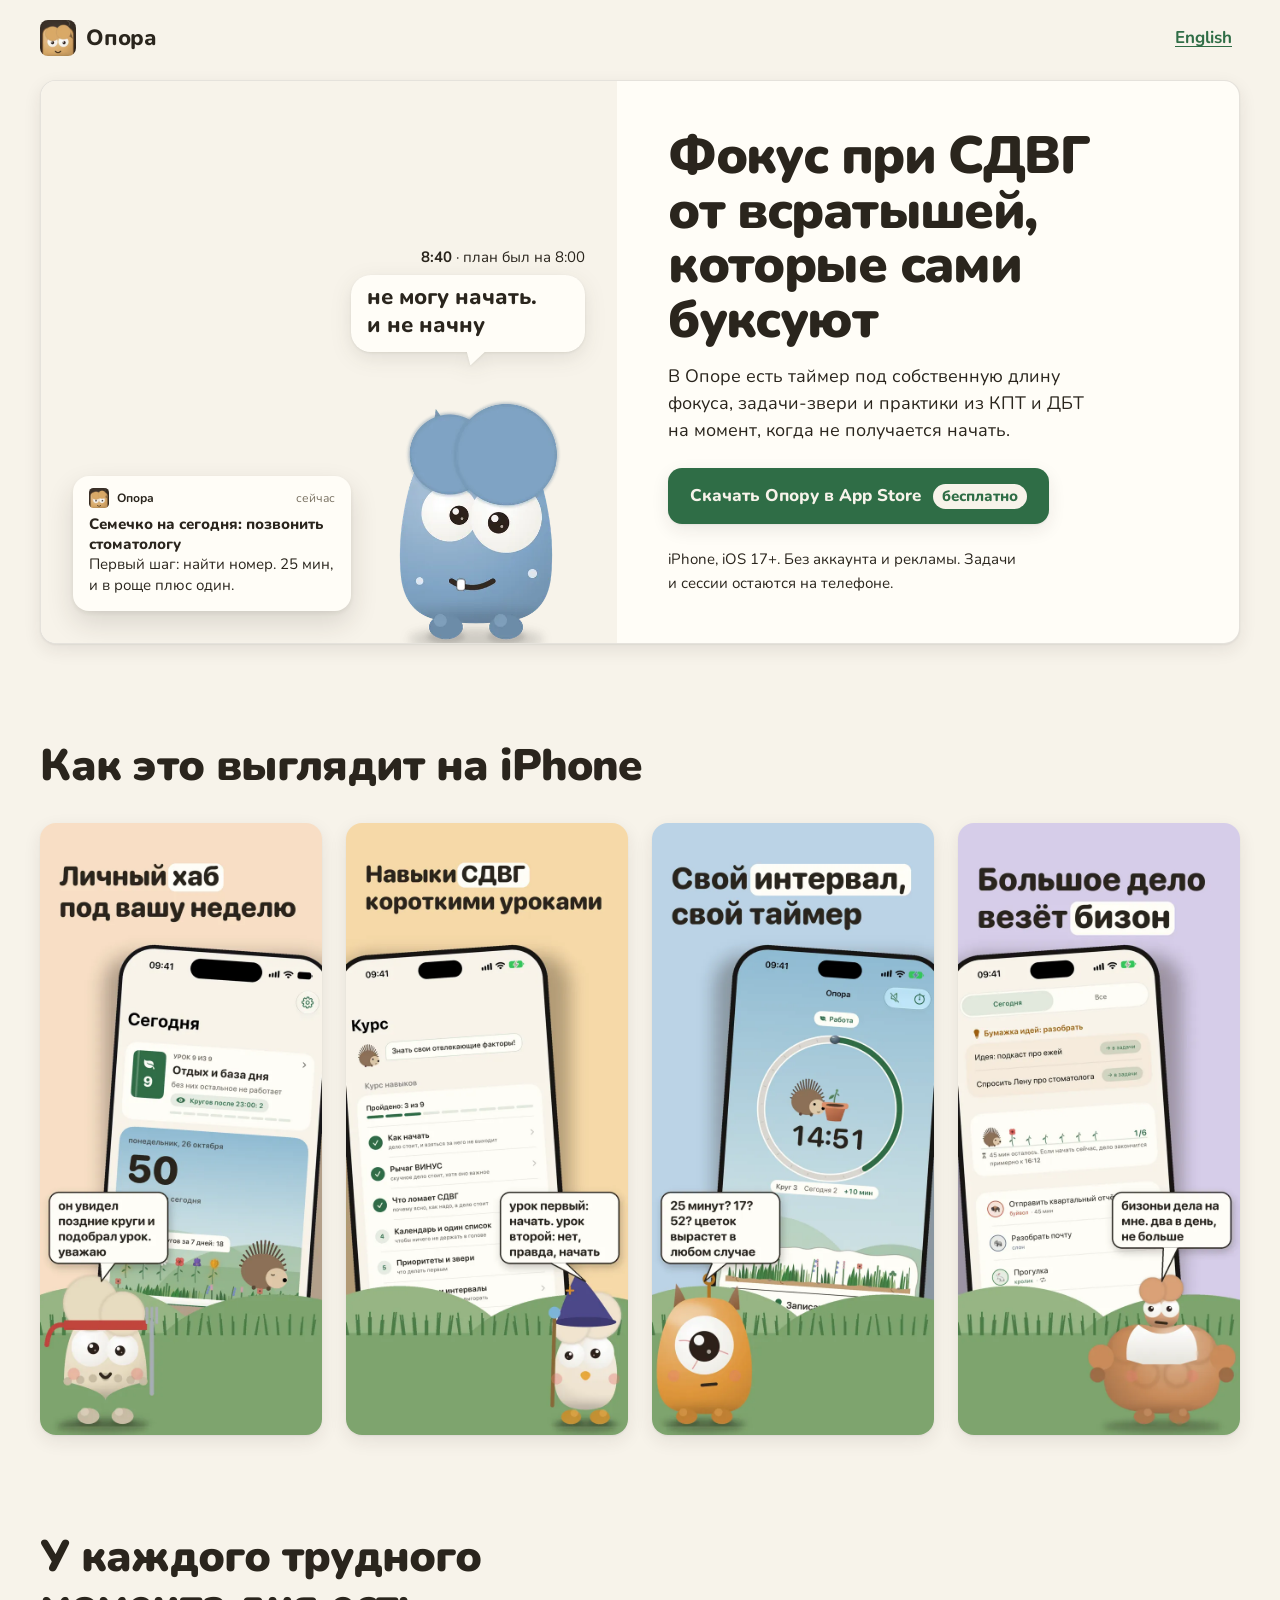
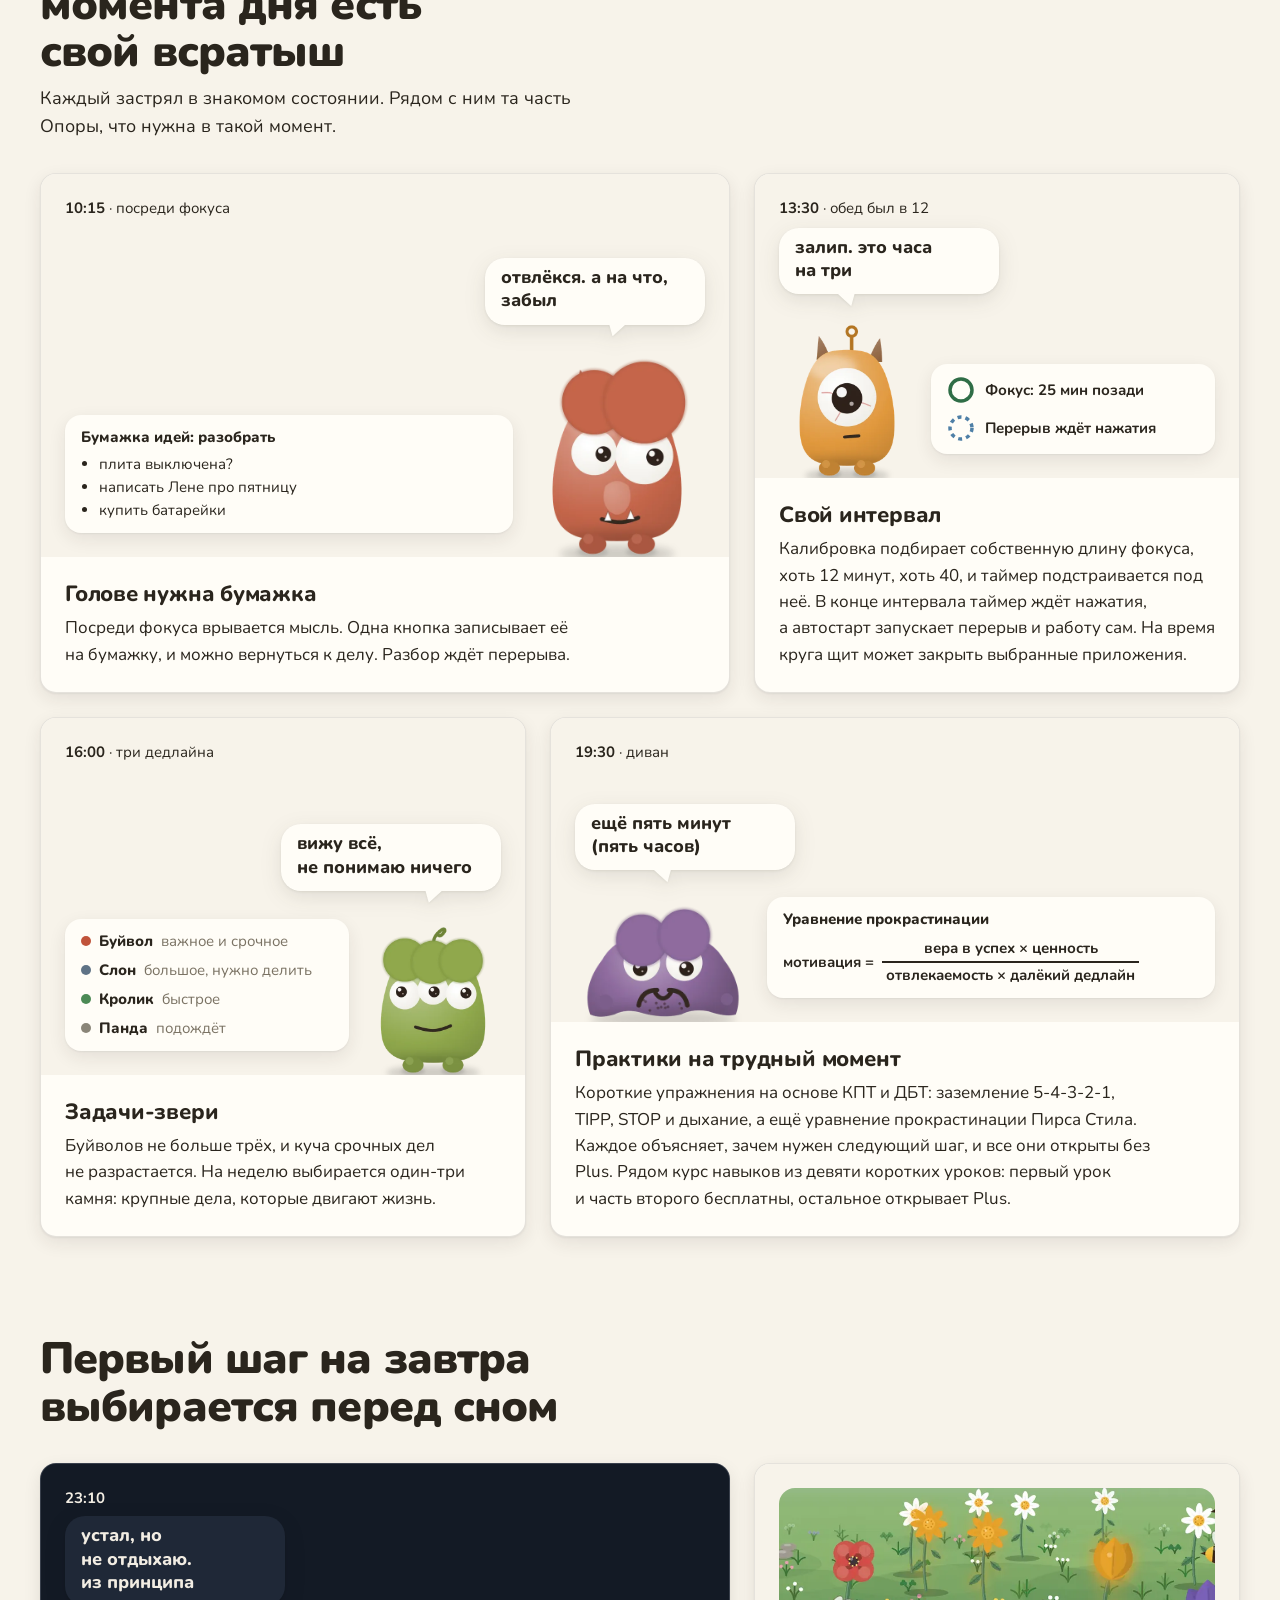
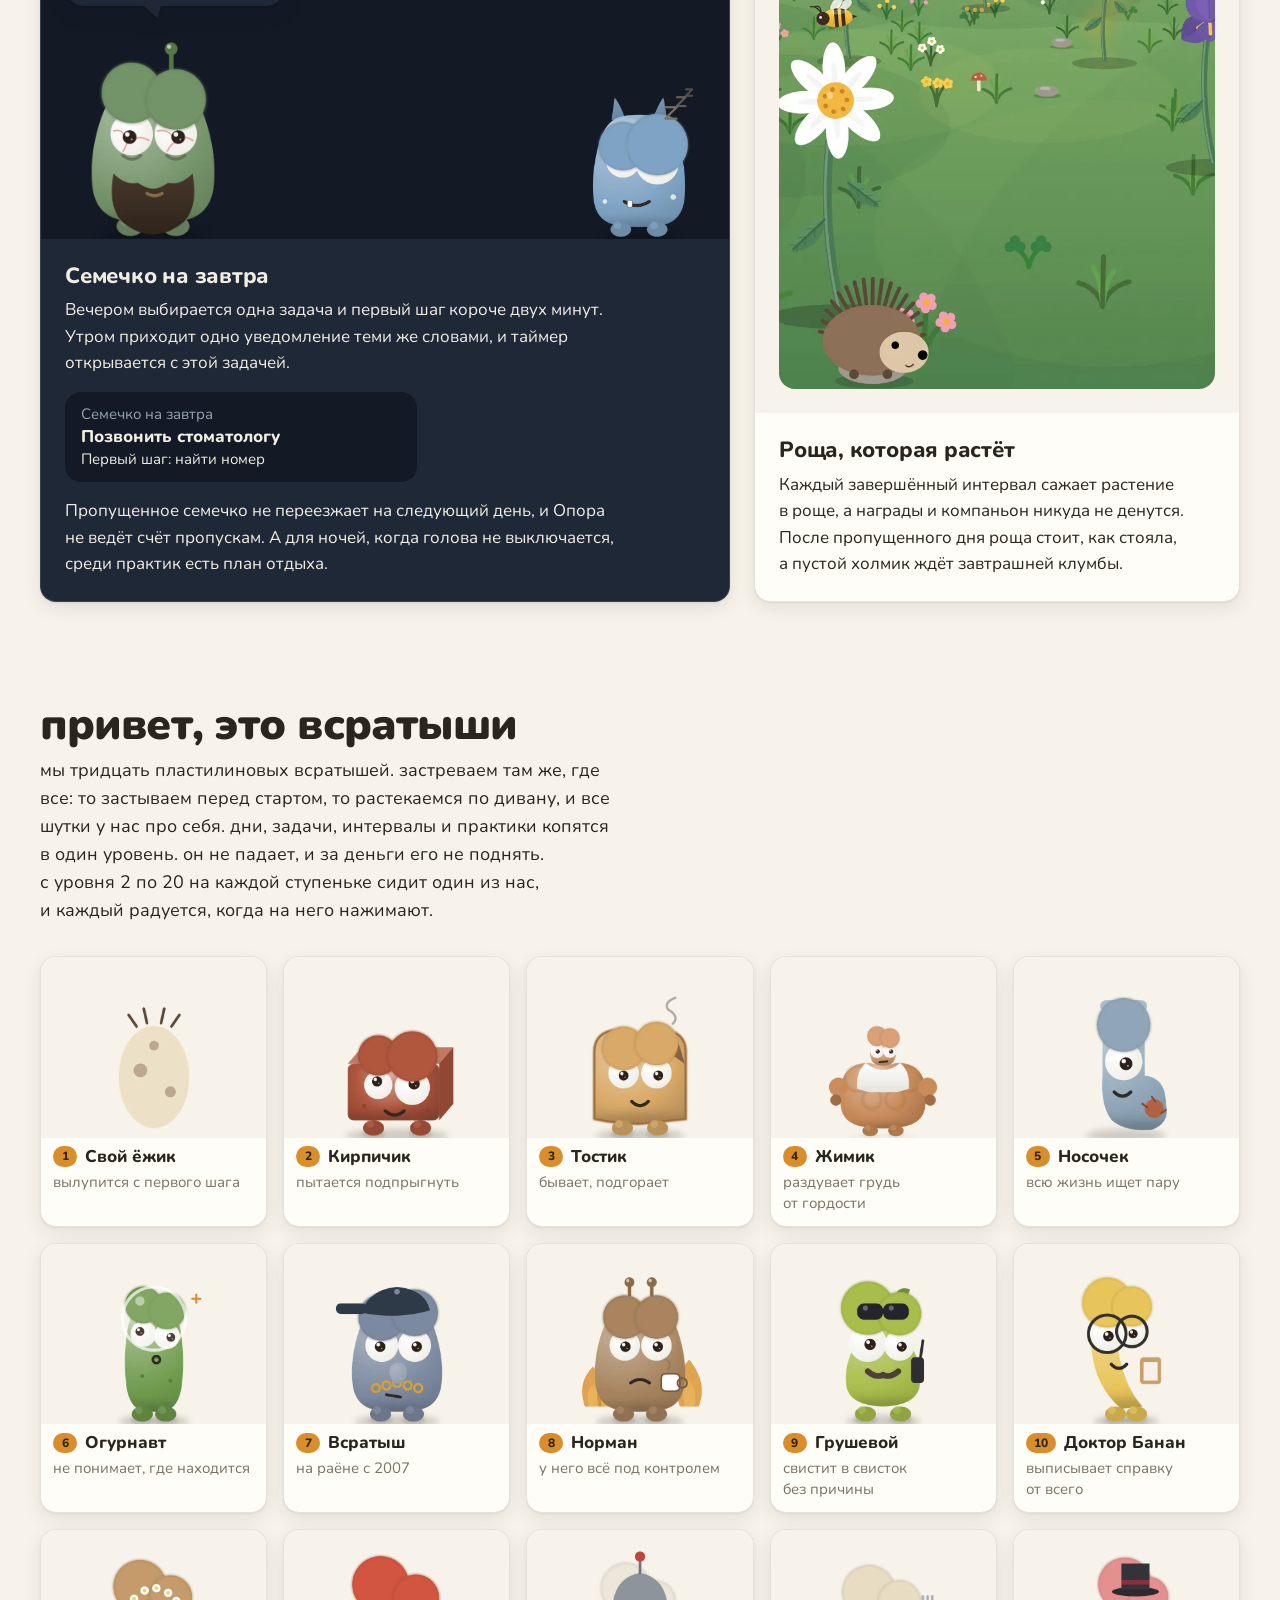
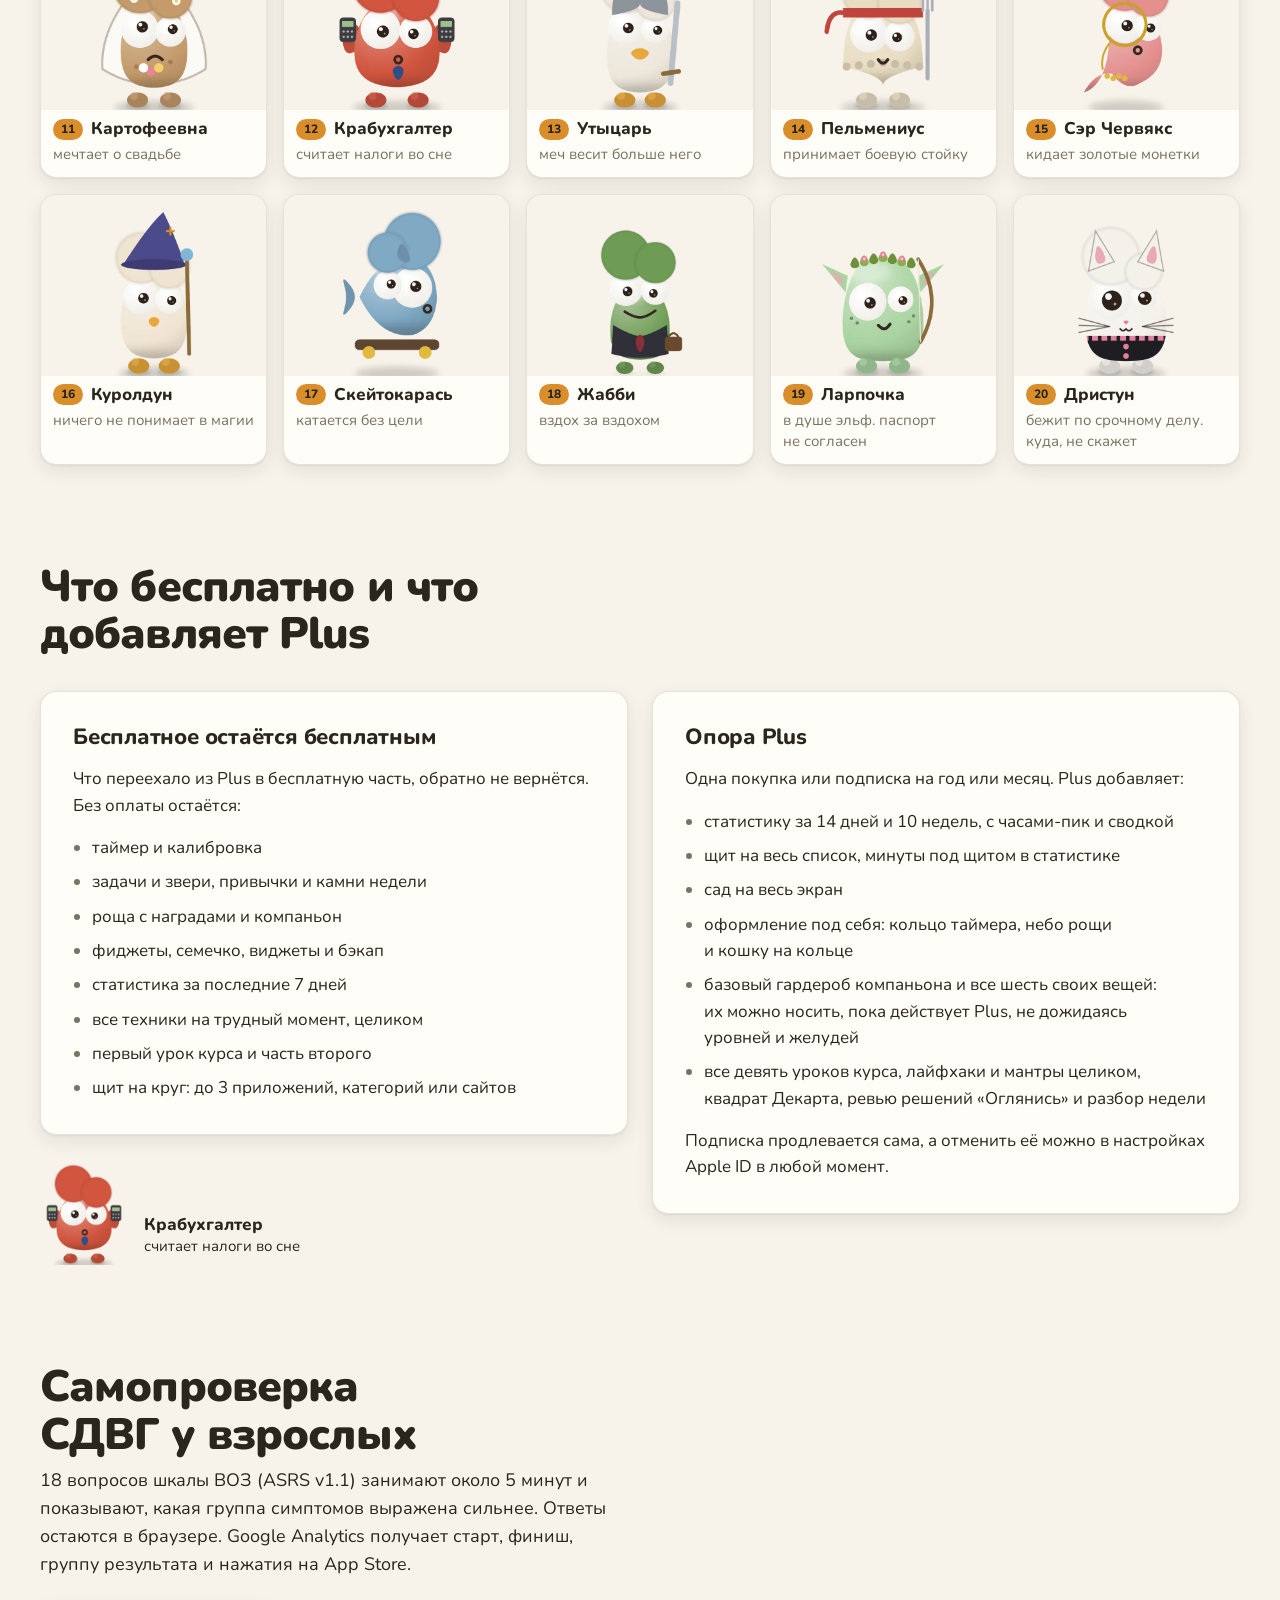
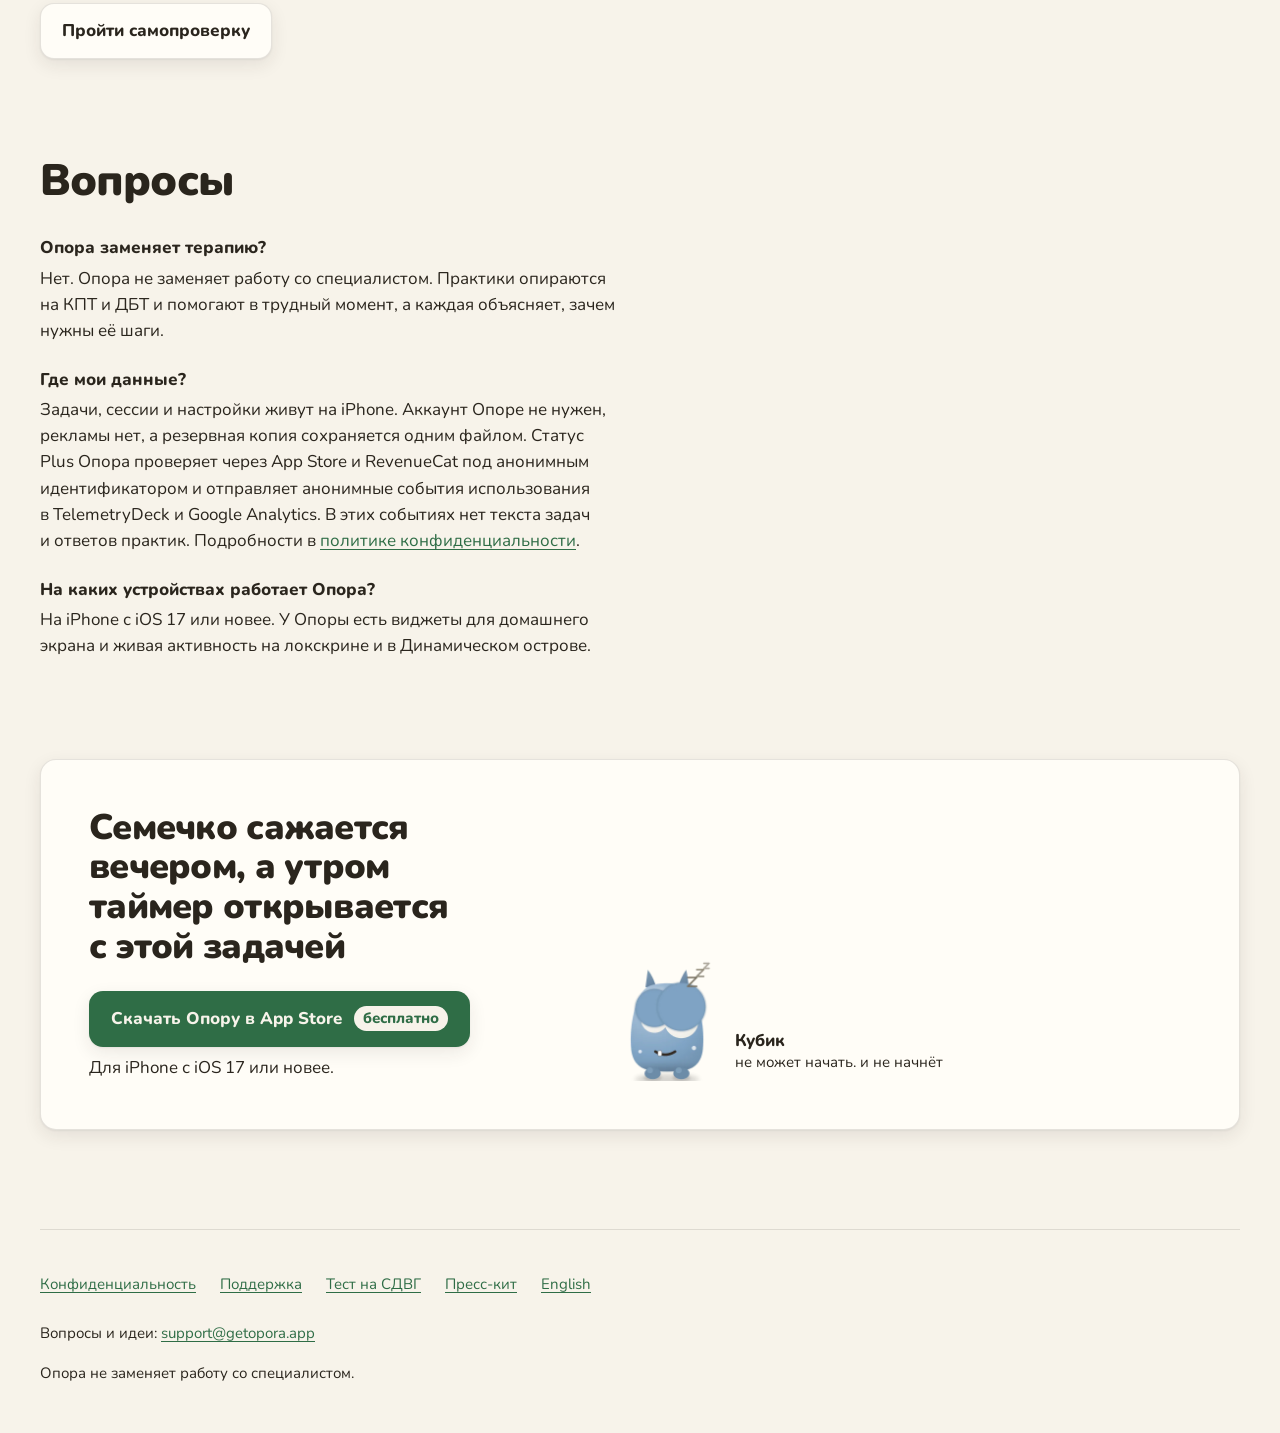
<file: ru/index.html>
<!DOCTYPE html>
<html lang="ru">
<head>
<meta charset="utf-8">
<meta name="viewport" content="width=device-width, initial-scale=1, viewport-fit=cover">
<title>Опора: таймер для СДВГ, задачи и практики КПТ</title>
<meta name="description" content="Приложение на iPhone для взрослых с СДВГ: таймер под собственную длину фокуса, задачи-звери, роща и практики из КПТ и ДБТ на трудный момент.">
<link rel="canonical" href="https://getopora.app/ru/">
<link rel="alternate" hreflang="en" href="https://getopora.app/">
<link rel="alternate" hreflang="ru" href="https://getopora.app/ru/">
<link rel="alternate" hreflang="x-default" href="https://getopora.app/">
<meta name="color-scheme" content="light">
<meta name="theme-color" content="#F7F3EA">
<meta name="apple-itunes-app" content="app-id=6800092761">
<meta property="og:type" content="website">
<meta property="og:site_name" content="Опора">
<meta property="og:locale" content="ru_RU">
<meta property="og:locale:alternate" content="en_US">
<meta property="og:url" content="https://getopora.app/ru/">
<meta property="og:title" content="Опора: таймер для СДВГ, задачи и практики КПТ">
<meta property="og:description" content="Приложение на iPhone для взрослых с СДВГ: таймер под собственную длину фокуса, задачи-звери, роща и практики из КПТ и ДБТ на трудный момент.">
<meta property="og:image" content="https://getopora.app/og-ru.png">
<meta property="og:image:width" content="1200">
<meta property="og:image:height" content="630">
<meta property="og:image:alt" content="Всратыши Опоры и ёжик стоят в ряд под заголовком">
<meta name="twitter:card" content="summary_large_image">
<meta name="twitter:title" content="Опора: таймер для СДВГ, задачи и практики КПТ">
<meta name="twitter:description" content="Приложение на iPhone для взрослых с СДВГ: таймер под собственную длину фокуса, задачи-звери, роща и практики из КПТ и ДБТ на трудный момент.">
<meta name="twitter:image" content="https://getopora.app/og-ru.png">
<meta name="twitter:image:alt" content="Всратыши Опоры и ёжик стоят в ряд под заголовком">
<script type="application/ld+json">
{
 "@context": "https://schema.org",
 "@type": "MobileApplication",
 "name": "Opora",
 "alternateName": [
  "Opora: ADHD Timer & Focus Pet",
  "Опора: СДВГ-навыки и фокус",
  "Опора"
 ],
 "description": "Приложение на iPhone для взрослых с СДВГ: таймер под собственную длину фокуса, задачи-звери, роща и практики из КПТ и ДБТ на трудный момент.",
 "url": "https://getopora.app/ru/",
 "image": "https://getopora.app/press/opora-icon-1024.png",
 "screenshot": [
  "https://getopora.app/shots/ru/03-hub.webp",
  "https://getopora.app/shots/ru/04-course.webp",
  "https://getopora.app/shots/ru/01-timer.webp",
  "https://getopora.app/shots/ru/06-tasks.webp"
 ],
 "operatingSystem": "iOS 17 or later",
 "applicationCategory": "HealthApplication",
 "applicationSubCategory": "Productivity",
 "inLanguage": [
  "bn",
  "da",
  "de",
  "en",
  "es",
  "fi",
  "fr",
  "gu",
  "ha",
  "hi",
  "id",
  "it",
  "ja",
  "kn",
  "ko",
  "ml",
  "mr",
  "nb",
  "nl",
  "pt",
  "ru",
  "sv",
  "sw",
  "ta",
  "te",
  "th",
  "tr",
  "uk",
  "vi",
  "zh-Hans",
  "zh-Hant"
 ],
 "installUrl": "https://apps.apple.com/app/id6800092761",
 "sameAs": [
  "https://apps.apple.com/app/id6800092761"
 ],
 "offers": {
  "@type": "Offer",
  "price": "0",
  "priceCurrency": "USD"
 }
}
</script>
<link rel="icon" type="image/png" sizes="64x64" href="../favicon.png">
<link rel="apple-touch-icon" sizes="180x180" href="../apple-touch-icon.png">
<link rel="stylesheet" href="../fonts/nunito.css">
<link rel="stylesheet" href="../site.css">
<script src="../site.js" defer></script>
<script src="../ga.js" defer></script>
</head>
<body>
<a class="skip-link" href="#main">Перейти к содержанию</a>

<header class="wrap site-header">
  <a class="brand" href="./"><img src="../logo.webp" alt="" width="36" height="36">Опора</a>
  <a class="lang-switch" href="../" hreflang="en" lang="en" aria-label="Read in English">English</a>
</header>

<main id="main">
  <section class="wrap hero" aria-labelledby="hero-title">
    <div class="hero-panel">
      <div class="hero-pitch">
        <h1 class="hero-title" id="hero-title">Фокус при СДВГ от&nbsp;всратышей, которые сами буксуют</h1>
        <p class="hero-lead">В&nbsp;Опоре есть таймер под собственную длину фокуса, <span class="nowrap">задачи-звери</span> и&nbsp;практики из&nbsp;КПТ и&nbsp;ДБТ на&nbsp;момент, когда не&nbsp;получается начать.</p>
        <a class="button button-primary hero-cta" href="https://apps.apple.com/app/apple-store/id6800092761?pt=129292304&amp;ct=ru-home-hero&amp;mt=8">Скачать Опору в&nbsp;App&nbsp;Store <span class="button-tag">бесплатно</span></a>
        <p class="hero-fine">iPhone, iOS&nbsp;17+. Без аккаунта и&nbsp;рекламы. Задачи и&nbsp;сессии остаются на&nbsp;телефоне.</p>
      </div>
      <div class="hero-stage">
        <div class="hero-say">
          <p class="time-caption">8:40 <span>· план был на&nbsp;8:00</span></p>
          <p class="bubble"><span class="visually-hidden">Кубик говорит: </span>не&nbsp;могу начать. и&nbsp;не&nbsp;начну</p>
        </div>
        <img class="hero-who" src="../art/frozen-neutral.webp" width="424" height="512" fetchpriority="high"
             alt="Кубик, голубой всратыш, застыл в начале утра">
        <figure class="notification hero-note" aria-label="Утреннее уведомление от Опоры">
          <div class="notification-head"><img src="../logo.webp" alt="" width="20" height="20">Опора<span class="muted">сейчас</span></div>
          <p class="notification-title">Семечко на&nbsp;сегодня: позвонить стоматологу</p>
          <p>Первый шаг: найти номер. 25&nbsp;мин, и&nbsp;в&nbsp;роще плюс один.</p>
        </figure>
      </div>
    </div>
  </section>

  <section class="wrap section">
    <h2 class="section-title" id="screens-title">Как это выглядит на&nbsp;iPhone</h2>
    <ul class="screens-rail" role="list" tabindex="0" aria-labelledby="screens-title">
      <li><img src="../shots/ru/03-hub.webp" width="660" height="1434" loading="lazy"
               alt="Сегодня с подписью «Личный хаб под вашу неделю»: следующий урок курса навыков и круги за неделю над лугом"></li>
      <li><img src="../shots/ru/04-course.webp" width="660" height="1434" loading="lazy"
               alt="Курс навыков с подписью «Навыки СДВГ короткими уроками»: пройдено 3 урока из 9, отмечены «Как начать» и «Рычаг ВИНУС»"></li>
      <li><img src="../shots/ru/01-timer.webp" width="660" height="1434" loading="lazy"
               alt="Таймер с подписью «Свой интервал, свой таймер»: 14:51 на зелёном кольце, в центре ёжик и цветок в горшке"></li>
      <li><img src="../shots/ru/06-tasks.webp" width="660" height="1434" loading="lazy"
               alt="Задачи с подписью «Большое дело везёт бизон»: бумажка идей на разбор, план дня и задачи вроде квартального отчёта"></li>
    </ul>
  </section>

  <section class="wrap section">
    <h2 class="section-title" id="day-title">У&nbsp;каждого трудного момента дня есть свой всратыш</h2>
    <p class="section-lead">Каждый застрял в&nbsp;знакомом состоянии. Рядом с&nbsp;ним та часть Опоры, что нужна в&nbsp;такой момент.</p>

    <div class="strip">
      <article class="panel span-7" aria-labelledby="paper-title">
        <div class="panel-body">
          <h3 class="panel-title" id="paper-title">Голове нужна бумажка</h3>
          <p>Посреди фокуса врывается мысль. Одна кнопка записывает её на&nbsp;бумажку, и&nbsp;можно вернуться к&nbsp;делу. Разбор ждёт перерыва.</p>
        </div>
        <div class="stage">
          <p class="time-caption">10:15 <span>· посреди фокуса</span></p>
          <p class="bubble"><span class="visually-hidden">Батон говорит: </span>отвлёкся. а&nbsp;на&nbsp;что, забыл</p>
          <img class="stage-who" src="../art/distracted-neutral.webp" width="424" height="512" loading="lazy"
               alt="Батон, красный всратыш, смотрит в сторону">
          <div class="stage-prop app-card">
            <p class="app-card-title">Бумажка идей: разобрать</p>
            <ul>
              <li>плита выключена?</li>
              <li>написать Лене про пятницу</li>
              <li>купить батарейки</li>
            </ul>
          </div>
        </div>
      </article>

      <article class="panel span-5" aria-labelledby="interval-title">
        <div class="panel-body">
          <h3 class="panel-title" id="interval-title">Свой интервал</h3>
          <p>Калибровка подбирает собственную длину фокуса, хоть 12&nbsp;минут, хоть 40, и&nbsp;таймер подстраивается под неё. В&nbsp;конце интервала таймер ждёт нажатия, а&nbsp;автостарт запускает перерыв и&nbsp;работу сам. На&nbsp;время круга щит может закрыть выбранные приложения.</p>
        </div>
        <div class="stage is-flipped">
          <p class="time-caption">13:30 <span>· обед был в&nbsp;12</span></p>
          <p class="bubble"><span class="visually-hidden">Циклоп говорит: </span>залип. это часа на&nbsp;три</p>
          <img class="stage-who" src="../art/hyperfocus-neutral.webp" width="424" height="512" loading="lazy"
               alt="Циклоп, оранжевый одноглазый всратыш, залип, глаз распахнут">
          <div class="stage-prop app-card">
            <p class="phase"><svg viewBox="0 0 28 28" aria-hidden="true"><circle cx="14" cy="14" r="11" fill="none" stroke="var(--forest)" stroke-width="3.5"/></svg>Фокус: 25&nbsp;мин позади</p>
            <p class="phase"><svg viewBox="0 0 28 28" aria-hidden="true"><circle cx="14" cy="14" r="11" fill="none" stroke="var(--sky)" stroke-width="3.5" stroke-dasharray="4 4"/></svg>Перерыв ждёт нажатия</p>
          </div>
        </div>
      </article>

      <article class="panel span-5" aria-labelledby="animals-title">
        <div class="panel-body">
          <h3 class="panel-title" id="animals-title">Задачи-звери</h3>
          <p>Буйволов не&nbsp;больше трёх, и&nbsp;куча срочных дел не&nbsp;разрастается. На&nbsp;неделю выбирается <span class="nowrap">один-три</span> камня: крупные дела, которые двигают жизнь.</p>
        </div>
        <div class="stage">
          <p class="time-caption">16:00 <span>· три дедлайна</span></p>
          <p class="bubble"><span class="visually-hidden">Трёхглаз говорит: </span>вижу всё, не&nbsp;понимаю ничего</p>
          <img class="stage-who" src="../art/overloaded-neutral.webp" width="424" height="512" loading="lazy"
               alt="Трёхглаз, зелёный всратыш с тремя глазами, смотрит во все стороны">
          <ul class="stage-prop app-card animal-list" role="list" aria-label="Четыре зверя для задач">
            <li style="--animal: var(--buffalo)"><b>Буйвол</b> <span class="muted">важное и&nbsp;срочное</span></li>
            <li style="--animal: var(--elephant)"><b>Слон</b> <span class="muted">большое, нужно делить</span></li>
            <li style="--animal: var(--rabbit)"><b>Кролик</b> <span class="muted">быстрое</span></li>
            <li style="--animal: var(--panda)"><b>Панда</b> <span class="muted">подождёт</span></li>
          </ul>
        </div>
      </article>

      <article class="panel span-7" aria-labelledby="practice-title">
        <div class="panel-body">
          <h3 class="panel-title" id="practice-title">Практики на&nbsp;трудный момент</h3>
          <p>Короткие упражнения на&nbsp;основе КПТ и&nbsp;ДБТ: заземление <span class="nowrap">5-4-3-2-1</span>, TIPP, STOP и&nbsp;дыхание, а&nbsp;ещё уравнение прокрастинации Пирса Стила. Каждое объясняет, зачем нужен следующий шаг, и&nbsp;все они открыты без Plus. Рядом курс навыков из&nbsp;девяти коротких уроков: первый урок и&nbsp;часть второго бесплатны, остальное открывает Plus.</p>
        </div>
        <div class="stage is-flipped">
          <p class="time-caption">19:30 <span>· диван</span></p>
          <p class="bubble"><span class="visually-hidden">Лежень говорит: </span>ещё пять минут (пять часов)</p>
          <img class="stage-who is-low" src="../art/couch-neutral.webp" width="424" height="512" loading="lazy"
               alt="Лежень, фиолетовый всратыш, растёкся лужицей">
          <div class="stage-prop app-card">
            <p class="app-card-title">Уравнение прокрастинации</p>
            <p class="equation" role="img" aria-label="Мотивация равна вере в успех, умноженной на ценность, делённой на отвлекаемость, умноженную на далёкий дедлайн">
              <span>мотивация =</span>
              <span class="fraction"><span>вера в&nbsp;успех ×&nbsp;ценность</span><span>отвлекаемость ×&nbsp;далёкий дедлайн</span></span>
            </p>
          </div>
        </div>
      </article>
    </div>
  </section>

  <section class="wrap section">
    <h2 class="section-title" id="night-title">Первый шаг на&nbsp;завтра выбирается перед сном</h2>
    <div class="night-row">
      <article class="panel theme-night span-7" aria-labelledby="seed-title">
        <div class="panel-body">
          <h3 class="panel-title" id="seed-title">Семечко на&nbsp;завтра</h3>
          <p>Вечером выбирается одна задача и&nbsp;первый шаг короче двух минут. Утром приходит одно уведомление теми&nbsp;же словами, и&nbsp;таймер открывается с&nbsp;этой задачей.</p>
          <div class="app-card seed-card">
            <p class="muted">Семечко на завтра</p>
            <p class="app-card-title">Позвонить стоматологу</p>
            <p>Первый шаг: найти номер</p>
          </div>
          <p>Пропущенное семечко не&nbsp;переезжает на&nbsp;следующий день, и&nbsp;Опора не&nbsp;ведёт счёт пропускам. А&nbsp;для ночей, когда голова не&nbsp;выключается, среди практик есть план отдыха.</p>
        </div>
        <div class="stage is-flipped">
          <p class="time-caption">23:10</p>
          <p class="bubble"><span class="visually-hidden">Гуделка говорит: </span>устал, но не&nbsp;отдыхаю. из&nbsp;принципа</p>
          <img class="stage-who" src="../art/wired-neutral.webp" width="424" height="512" loading="lazy"
               alt="Гуделка, зелёный бородатый всратыш, не спит посреди ночи">
          <img class="stage-sleeper" src="../art/frozen-sleeping.webp" width="424" height="512" loading="lazy"
               alt="Кубик спит">
        </div>
      </article>

      <article class="panel span-5" aria-labelledby="grove-title">
        <div class="panel-body">
          <h3 class="panel-title" id="grove-title">Роща, которая растёт</h3>
          <p>Каждый завершённый интервал сажает растение в&nbsp;роще, а&nbsp;награды и&nbsp;компаньон никуда не&nbsp;денутся. После пропущенного дня роща стоит, как стояла, а&nbsp;пустой холмик ждёт завтрашней клумбы.</p>
        </div>
        <figure class="grove-figure">
          <img src="../shots/grove.webp" width="875" height="875" loading="lazy"
               alt="Сад Опоры: ромашки, мак, ирис и пчёлы над травой, впереди ёжик">
        </figure>
      </article>
    </div>
  </section>

  <section class="wrap section">
    <h2 class="section-title" id="cast-title">привет, это всратыши</h2>
    <p class="section-lead">мы тридцать пластилиновых всратышей. застреваем там&nbsp;же, где все: то застываем перед стартом, то растекаемся по&nbsp;дивану, и&nbsp;все шутки у&nbsp;нас про себя. дни, задачи, интервалы и&nbsp;практики копятся в&nbsp;один уровень. он не&nbsp;падает, и&nbsp;за&nbsp;деньги его не&nbsp;поднять. с&nbsp;уровня 2 по&nbsp;20 на&nbsp;каждой ступеньке сидит один из&nbsp;нас, и&nbsp;каждый радуется, когда на&nbsp;него нажимают.</p>

    <ol class="cast-grid" role="list">
      <li class="cast-card">
        <button class="cast-portrait" type="button" data-clip="../clips/hedgehog-egg.mp4" data-mood="../art/hedgehog-hoglet-excited.webp" data-mood-alt="Ёжик вылупился и радуется">
          <img src="../art/hedgehog-egg-neutral.webp" width="424" height="512" loading="lazy" alt="Пятнистое яйцо ёжика ждёт первого шага">
        </button>
        <div class="cast-text">
          <p class="cast-name"><span class="level"><span class="visually-hidden">Уровень </span>1</span>Свой ёжик</p>
          <p class="cast-line">вылупится с&nbsp;первого шага</p>
        </div>
      </li>
      <li class="cast-card">
        <button class="cast-portrait" type="button" data-clip="../clips/brick.mp4" data-mood="../art/brick-excited.webp" data-mood-alt="Кирпичик радуется">
          <img src="../art/brick-neutral.webp" width="424" height="512" loading="lazy" alt="Кирпичик, красный всратыш-кирпич, пытается подпрыгнуть">
        </button>
        <div class="cast-text">
          <p class="cast-name"><span class="level"><span class="visually-hidden">Уровень </span>2</span>Кирпичик</p>
          <p class="cast-line">пытается подпрыгнуть</p>
        </div>
      </li>
      <li class="cast-card">
        <button class="cast-portrait" type="button" data-clip="../clips/toast.mp4" data-mood="../art/toast-excited.webp" data-mood-alt="Тостик радуется">
          <img src="../art/toast-neutral.webp" width="424" height="512" loading="lazy" alt="Тостик, ломтик тоста с завитком дыма">
        </button>
        <div class="cast-text">
          <p class="cast-name"><span class="level"><span class="visually-hidden">Уровень </span>3</span>Тостик</p>
          <p class="cast-line">бывает, подгорает</p>
        </div>
      </li>
      <li class="cast-card">
        <button class="cast-portrait" type="button" data-clip="../clips/swole.mp4" data-mood="../art/swole-excited.webp" data-mood-alt="Жимик радуется">
          <img src="../art/swole-neutral.webp" width="424" height="512" loading="lazy" alt="Жимик, накачанный оранжевый всратыш в белой майке, выпятил грудь">
        </button>
        <div class="cast-text">
          <p class="cast-name"><span class="level"><span class="visually-hidden">Уровень </span>4</span>Жимик</p>
          <p class="cast-line">раздувает грудь от&nbsp;гордости</p>
        </div>
      </li>
      <li class="cast-card">
        <button class="cast-portrait" type="button" data-clip="../clips/sock.mp4" data-mood="../art/sock-excited.webp" data-mood-alt="Носочек радуется">
          <img src="../art/sock-neutral.webp" width="424" height="512" loading="lazy" alt="Носочек, одинокий синий носок-всратыш">
        </button>
        <div class="cast-text">
          <p class="cast-name"><span class="level"><span class="visually-hidden">Уровень </span>5</span>Носочек</p>
          <p class="cast-line">всю жизнь ищет пару</p>
        </div>
      </li>
      <li class="cast-card">
        <button class="cast-portrait" type="button" data-clip="../clips/pickle.mp4" data-mood="../art/pickle-excited.webp" data-mood-alt="Огурнавт радуется">
          <img src="../art/pickle-neutral.webp" width="424" height="512" loading="lazy" alt="Огурнавт, огурец в космическом шлеме, озирается">
        </button>
        <div class="cast-text">
          <p class="cast-name"><span class="level"><span class="visually-hidden">Уровень </span>6</span>Огурнавт</p>
          <p class="cast-line">не&nbsp;понимает, где находится</p>
        </div>
      </li>
      <li class="cast-card">
        <button class="cast-portrait" type="button" data-clip="../clips/cap.mp4" data-mood="../art/cap-excited.webp" data-mood-alt="Всратыш радуется">
          <img src="../art/cap-neutral.webp" width="424" height="512" loading="lazy" alt="Всратыш, серый монстрик в кепке и с золотой цепью">
        </button>
        <div class="cast-text">
          <p class="cast-name"><span class="level"><span class="visually-hidden">Уровень </span>7</span>Всратыш</p>
          <p class="cast-line">на&nbsp;раёне с&nbsp;2007</p>
        </div>
      </li>
      <li class="cast-card">
        <button class="cast-portrait" type="button" data-clip="../clips/fine.mp4" data-mood="../art/fine-excited.webp" data-mood-alt="Норман радуется">
          <img src="../art/fine-neutral.webp" width="424" height="512" loading="lazy" alt="Норман, коричневый всратыш с кружкой, а за ним поднимается пламя">
        </button>
        <div class="cast-text">
          <p class="cast-name"><span class="level"><span class="visually-hidden">Уровень </span>8</span>Норман</p>
          <p class="cast-line">у&nbsp;него всё под контролем</p>
        </div>
      </li>
      <li class="cast-card">
        <button class="cast-portrait" type="button" data-clip="../clips/peargent.mp4" data-mood="../art/peargent-excited.webp" data-mood-alt="Грушевой радуется">
          <img src="../art/peargent-neutral.webp" width="424" height="512" loading="lazy" alt="Грушевой, зелёная груша в тёмных очках и с рацией">
        </button>
        <div class="cast-text">
          <p class="cast-name"><span class="level"><span class="visually-hidden">Уровень </span>9</span>Грушевой</p>
          <p class="cast-line">свистит в&nbsp;свисток без причины</p>
        </div>
      </li>
      <li class="cast-card">
        <button class="cast-portrait" type="button" data-clip="../clips/banana.mp4" data-mood="../art/banana-excited.webp" data-mood-alt="Доктор Банан радуется">
          <img src="../art/banana-neutral.webp" width="424" height="512" loading="lazy" alt="Доктор Банан, банан в круглых очках и с планшетом">
        </button>
        <div class="cast-text">
          <p class="cast-name"><span class="level"><span class="visually-hidden">Уровень </span>10</span>Доктор Банан</p>
          <p class="cast-line">выписывает справку от&nbsp;всего</p>
        </div>
      </li>
      <li class="cast-card">
        <button class="cast-portrait" type="button" data-clip="../clips/bridepotato.mp4" data-mood="../art/bridepotato-excited.webp" data-mood-alt="Картофеевна радуется">
          <img src="../art/bridepotato-neutral.webp" width="424" height="512" loading="lazy" alt="Картофеевна, картошка в фате и в венке из ромашек">
        </button>
        <div class="cast-text">
          <p class="cast-name"><span class="level"><span class="visually-hidden">Уровень </span>11</span>Картофеевна</p>
          <p class="cast-line">мечтает о&nbsp;свадьбе</p>
        </div>
      </li>
      <li class="cast-card">
        <button class="cast-portrait" type="button" data-clip="../clips/taxcrab.mp4" data-mood="../art/taxcrab-excited.webp" data-mood-alt="Крабухгалтер радуется">
          <img src="../art/taxcrab-neutral.webp" width="424" height="512" loading="lazy" alt="Крабухгалтер, круглый красный всратыш в галстуке, держит два калькулятора">
        </button>
        <div class="cast-text">
          <p class="cast-name"><span class="level"><span class="visually-hidden">Уровень </span>12</span>Крабухгалтер</p>
          <p class="cast-line">считает налоги во&nbsp;сне</p>
        </div>
      </li>
      <li class="cast-card">
        <button class="cast-portrait" type="button" data-clip="../clips/ducknight.mp4" data-mood="../art/ducknight-excited.webp" data-mood-alt="Утыцарь радуется">
          <img src="../art/ducknight-neutral.webp" width="424" height="512" loading="lazy" alt="Утыцарь, утка в рыцарском шлеме и с длинным мечом">
        </button>
        <div class="cast-text">
          <p class="cast-name"><span class="level"><span class="visually-hidden">Уровень </span>13</span>Утыцарь</p>
          <p class="cast-line">меч весит больше него</p>
        </div>
      </li>
      <li class="cast-card">
        <button class="cast-portrait" type="button" data-clip="../clips/dumplingus.mp4" data-mood="../art/dumplingus-excited.webp" data-mood-alt="Пельмениус радуется">
          <img src="../art/dumplingus-neutral.webp" width="424" height="512" loading="lazy" alt="Пельмениус, пельмень в красной повязке и с вилкой, готов к бою">
        </button>
        <div class="cast-text">
          <p class="cast-name"><span class="level"><span class="visually-hidden">Уровень </span>14</span>Пельмениус</p>
          <p class="cast-line">принимает боевую стойку</p>
        </div>
      </li>
      <li class="cast-card">
        <button class="cast-portrait" type="button" data-clip="../clips/sirwiggles.mp4" data-mood="../art/sirwiggles-excited.webp" data-mood-alt="Сэр Червякс радуется">
          <img src="../art/sirwiggles-neutral.webp" width="424" height="512" loading="lazy" alt="Сэр Червякс, розовый червяк в цилиндре и с моноклем">
        </button>
        <div class="cast-text">
          <p class="cast-name"><span class="level"><span class="visually-hidden">Уровень </span>15</span>Сэр Червякс</p>
          <p class="cast-line">кидает золотые монетки</p>
        </div>
      </li>
      <li class="cast-card">
        <button class="cast-portrait" type="button" data-clip="../clips/wizardchicken.mp4" data-mood="../art/wizardchicken-excited.webp" data-mood-alt="Куролдун радуется">
          <img src="../art/wizardchicken-neutral.webp" width="424" height="512" loading="lazy" alt="Куролдун, курица в шляпе волшебника и с посохом">
        </button>
        <div class="cast-text">
          <p class="cast-name"><span class="level"><span class="visually-hidden">Уровень </span>16</span>Куролдун</p>
          <p class="cast-line">ничего не&nbsp;понимает в&nbsp;магии</p>
        </div>
      </li>
      <li class="cast-card">
        <button class="cast-portrait" type="button" data-clip="../clips/skatefish.mp4" data-mood="../art/skatefish-excited.webp" data-mood-alt="Скейтокарась радуется">
          <img src="../art/skatefish-neutral.webp" width="424" height="512" loading="lazy" alt="Скейтокарась, синяя рыба на скейтборде">
        </button>
        <div class="cast-text">
          <p class="cast-name"><span class="level"><span class="visually-hidden">Уровень </span>17</span>Скейтокарась</p>
          <p class="cast-line">катается без цели</p>
        </div>
      </li>
      <li class="cast-card">
        <button class="cast-portrait" type="button" data-clip="../clips/corporatefrog.mp4" data-mood="../art/corporatefrog-excited.webp" data-mood-alt="Жабби радуется">
          <img src="../art/corporatefrog-neutral.webp" width="424" height="512" loading="lazy" alt="Жабби, лягушка в костюме, при галстуке и с портфелем">
        </button>
        <div class="cast-text">
          <p class="cast-name"><span class="level"><span class="visually-hidden">Уровень </span>18</span>Жабби</p>
          <p class="cast-line">вздох за&nbsp;вздохом</p>
        </div>
      </li>
      <li class="cast-card">
        <button class="cast-portrait" type="button" data-clip="../clips/larpochka.mp4" data-mood="../art/larpochka-excited.webp" data-mood-alt="Ларпочка радуется">
          <img src="../art/larpochka-neutral.webp" width="424" height="512" loading="lazy" alt="Ларпочка, мятный эльф с острыми ушами, венком и луком">
        </button>
        <div class="cast-text">
          <p class="cast-name"><span class="level"><span class="visually-hidden">Уровень </span>19</span>Ларпочка</p>
          <p class="cast-line">в&nbsp;душе эльф. паспорт не&nbsp;согласен</p>
        </div>
      </li>
      <li class="cast-card">
        <button class="cast-portrait" type="button" data-clip="../clips/dristun.mp4" data-mood="../art/dristun-excited.webp" data-mood-alt="Дристун радуется">
          <img src="../art/dristun-neutral.webp" width="424" height="512" loading="lazy" alt="Дристун, белый всратыш с кошачьими ушами, в кардигане на пуговицах">
        </button>
        <div class="cast-text">
          <p class="cast-name"><span class="level"><span class="visually-hidden">Уровень </span>20</span>Дристун</p>
          <p class="cast-line">бежит по&nbsp;срочному делу. куда, не&nbsp;скажет</p>
        </div>
      </li>
    </ol>
  </section>

  <section class="wrap section">
    <h2 class="section-title" id="offer-title">Что бесплатно и&nbsp;что добавляет Plus</h2>
    <div class="offer-grid">
      <article class="panel offer-free" aria-labelledby="free-title">
        <div class="panel-body">
          <h3 class="panel-title" id="free-title">Бесплатное остаётся бесплатным</h3>
          <p>Что переехало из&nbsp;Plus в&nbsp;бесплатную часть, обратно не&nbsp;вернётся. Без оплаты остаётся:</p>
          <ul class="list">
            <li>таймер и&nbsp;калибровка</li>
            <li>задачи и&nbsp;звери, привычки и&nbsp;камни недели</li>
            <li>роща с&nbsp;наградами и&nbsp;компаньон</li>
            <li>фиджеты, семечко, виджеты и&nbsp;бэкап</li>
            <li>статистика за&nbsp;последние 7&nbsp;дней</li>
            <li>все техники на&nbsp;трудный момент, целиком</li>
            <li>первый урок курса и&nbsp;часть второго</li>
            <li>щит на&nbsp;круг: до&nbsp;3 приложений, категорий или сайтов</li>
          </ul>
        </div>
      </article>
      <article class="panel offer-plus" aria-labelledby="plus-title">
        <div class="panel-body">
          <h3 class="panel-title" id="plus-title">Опора Plus</h3>
          <p>Одна покупка или подписка на&nbsp;год или месяц. Plus добавляет:</p>
          <ul class="list">
            <li>статистику за&nbsp;14&nbsp;дней и&nbsp;10&nbsp;недель, с&nbsp;часами-пик и&nbsp;сводкой</li>
            <li>щит на&nbsp;весь список, минуты под щитом в&nbsp;статистике</li>
            <li>сад на&nbsp;весь экран</li>
            <li>оформление под себя: кольцо таймера, небо рощи и&nbsp;кошку на&nbsp;кольце</li>
            <li>базовый гардероб компаньона и&nbsp;все шесть своих вещей: их можно носить, пока действует Plus, не&nbsp;дожидаясь уровней и&nbsp;желудей</li>
            <li>все девять уроков курса, лайфхаки и&nbsp;мантры целиком, квадрат Декарта, ревью решений «Оглянись» и&nbsp;разбор недели</li>
          </ul>
          <p>Подписка продлевается сама, а&nbsp;отменить её можно в&nbsp;настройках Apple&nbsp;ID в&nbsp;любой момент.</p>
        </div>
      </article>
      <div class="signature">
      <button class="signature-face" type="button" aria-pressed="false">
        <img class="face-rest" src="../art/taxcrab-neutral.webp" width="424" height="512" loading="lazy" alt="Крабухгалтер, круглый красный всратыш в галстуке, держит два калькулятора" data-alt="">
        <img class="face-mood" src="../art/taxcrab-excited.webp" width="424" height="512" loading="lazy" alt="" data-alt="Крабухгалтер сияет над калькуляторами">
      </button>
      <div class="signature-text">
        <p class="signature-name">Крабухгалтер</p>
        <p class="signature-line">считает налоги во&nbsp;сне</p>
      </div>
      </div>
    </div>
  </section>

  <section class="wrap section" aria-labelledby="check-title">
    <h2 class="section-title" id="check-title">Самопроверка СДВГ у взрослых</h2>
    <p class="section-lead">18 вопросов шкалы ВОЗ (ASRS v1.1) занимают около 5 минут и показывают, какая группа симптомов выражена сильнее. Ответы остаются в&nbsp;браузере. Google Analytics получает старт, финиш, группу результата и&nbsp;нажатия на&nbsp;App&nbsp;Store.</p>
    <a class="button button-secondary home-check" href="adhd-test/">Пройти самопроверку</a>
  </section>

  <section class="wrap section">
    <h2 class="section-title" id="faq-title">Вопросы</h2>
    <dl class="faq">
      <div>
        <dt>Опора заменяет терапию?</dt>
        <dd>Нет. Опора не&nbsp;заменяет работу со&nbsp;специалистом. Практики опираются на&nbsp;КПТ и&nbsp;ДБТ и&nbsp;помогают в&nbsp;трудный момент, а&nbsp;каждая объясняет, зачем нужны её шаги.</dd>
      </div>
      <div>
        <dt>Где мои данные?</dt>
        <dd>Задачи, сессии и&nbsp;настройки живут на&nbsp;iPhone. Аккаунт Опоре не&nbsp;нужен, рекламы нет, а&nbsp;резервная копия сохраняется одним файлом. Статус Plus Опора проверяет через App&nbsp;Store и&nbsp;RevenueCat под анонимным идентификатором и&nbsp;отправляет анонимные события использования в&nbsp;TelemetryDeck и&nbsp;Google Analytics. В&nbsp;этих событиях нет текста задач и&nbsp;ответов практик. Подробности в&nbsp;<a href="../privacy.html">политике конфиденциальности</a>.</dd>
      </div>
      <div>
        <dt>На&nbsp;каких устройствах работает Опора?</dt>
        <dd>На&nbsp;iPhone с&nbsp;iOS&nbsp;17 или новее. У&nbsp;Опоры есть виджеты для домашнего экрана и&nbsp;живая активность на&nbsp;локскрине и&nbsp;в&nbsp;Динамическом острове.</dd>
      </div>
    </dl>
  </section>

  <section class="wrap section">
    <div class="closing-panel">
      <h2 class="closing-line" id="closing-title">Семечко сажается вечером, а&nbsp;утром таймер открывается с&nbsp;этой задачей</h2>
      <div class="closing-act">
        <a class="button button-primary" href="https://apps.apple.com/app/apple-store/id6800092761?pt=129292304&amp;ct=ru-home-closing&amp;mt=8">Скачать Опору в&nbsp;App&nbsp;Store <span class="button-tag">бесплатно</span></a>
        <p>Для iPhone с&nbsp;iOS&nbsp;17 или новее.</p>
      </div>
      <div class="signature">
        <button class="signature-face" type="button" aria-pressed="false">
          <img class="face-rest" src="../art/frozen-sleeping.webp" width="424" height="512" loading="lazy" alt="Кубик спит" data-alt="">
          <img class="face-mood" src="../art/frozen-happy.webp" width="424" height="512" loading="lazy" alt="" data-alt="Кубик проснулся и улыбается">
        </button>
        <div class="signature-text">
          <p class="signature-name">Кубик</p>
          <p class="signature-line">не&nbsp;может начать. и&nbsp;не&nbsp;начнёт</p>
        </div>
      </div>
    </div>
  </section>
</main>

<footer class="wrap site-footer">
  <ul class="footer-links" role="list">
    <li><a href="../privacy.html">Конфиденциальность</a></li>
    <li><a href="../support.html">Поддержка</a></li>
    <li><a href="adhd-test/">Тест на СДВГ</a></li>
    <li><a href="../press/">Пресс-кит</a></li>
    <li><a href="../" hreflang="en" lang="en">English</a></li>
  </ul>
  <p>Вопросы и&nbsp;идеи: <a href="mailto:support@getopora.app">support@getopora.app</a></p>
  <p>Опора не&nbsp;заменяет работу со&nbsp;специалистом.</p>
</footer>
</body>
</html>
</file>
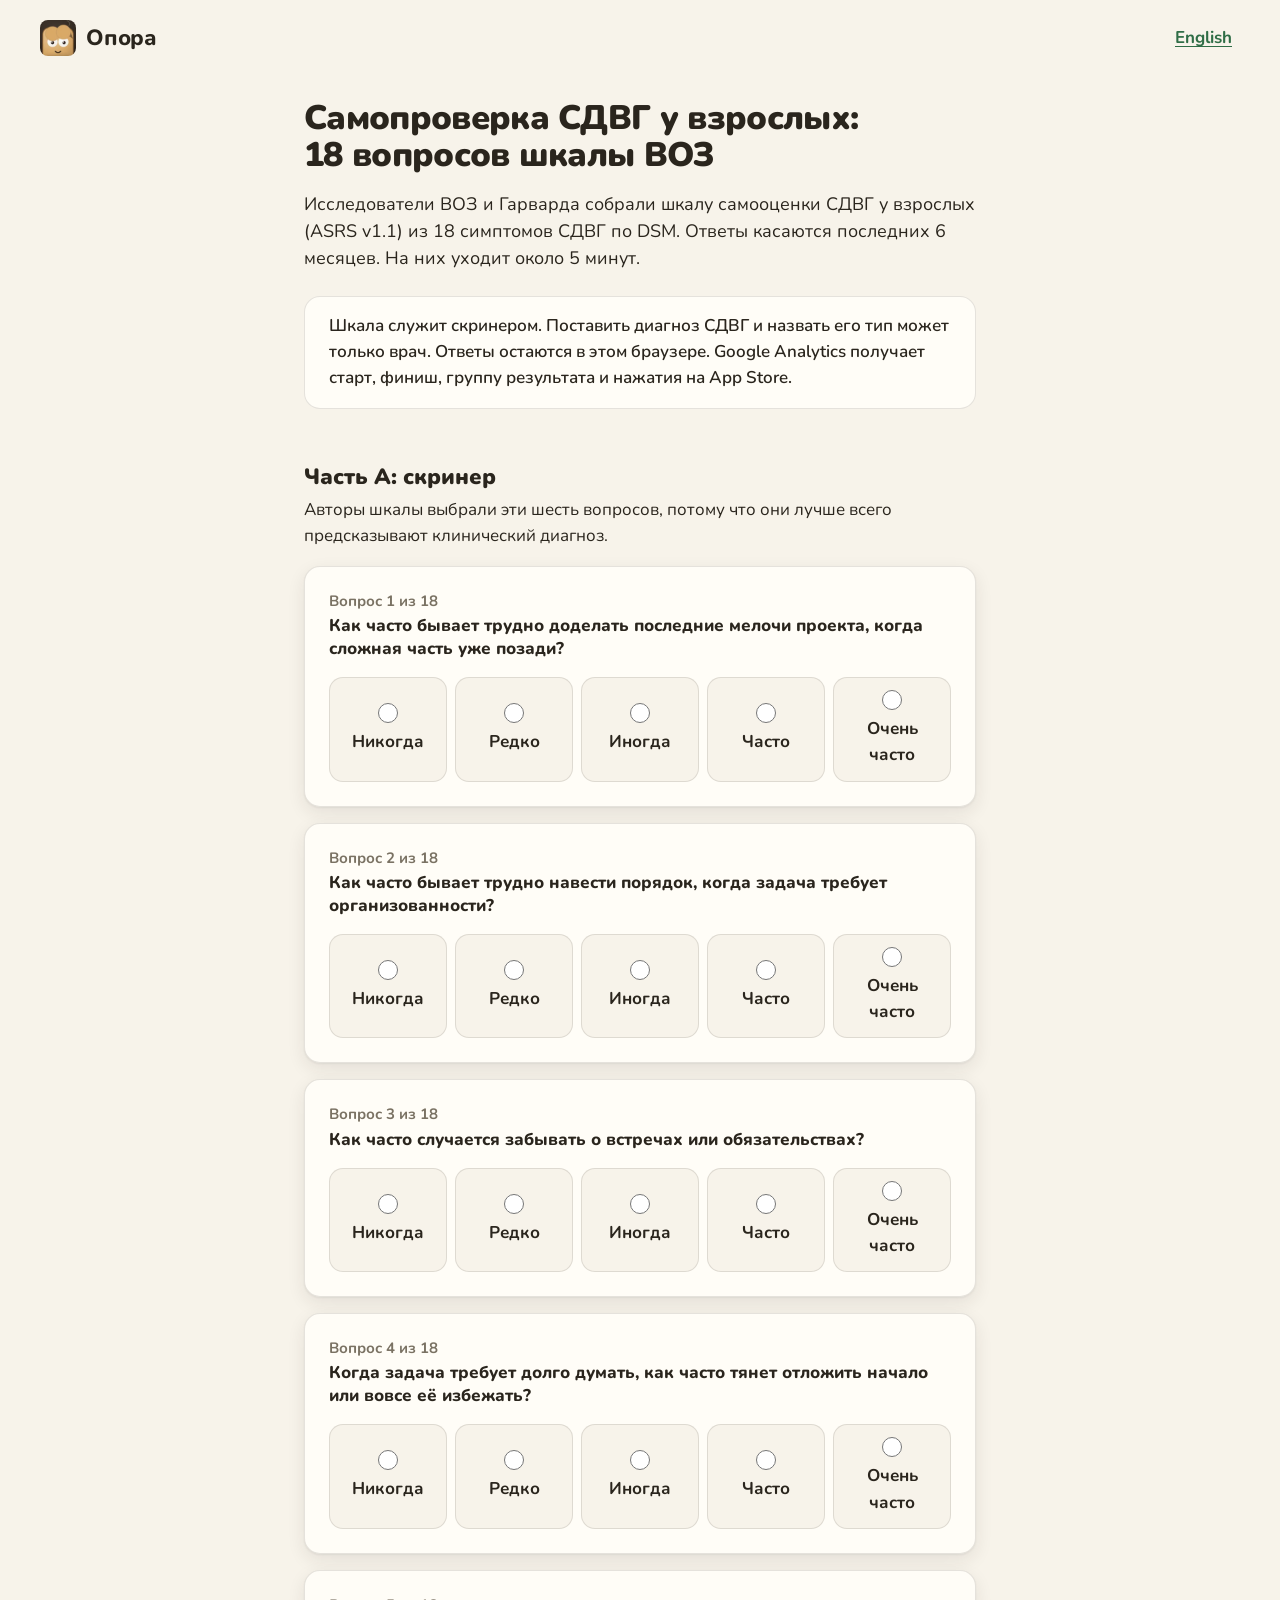
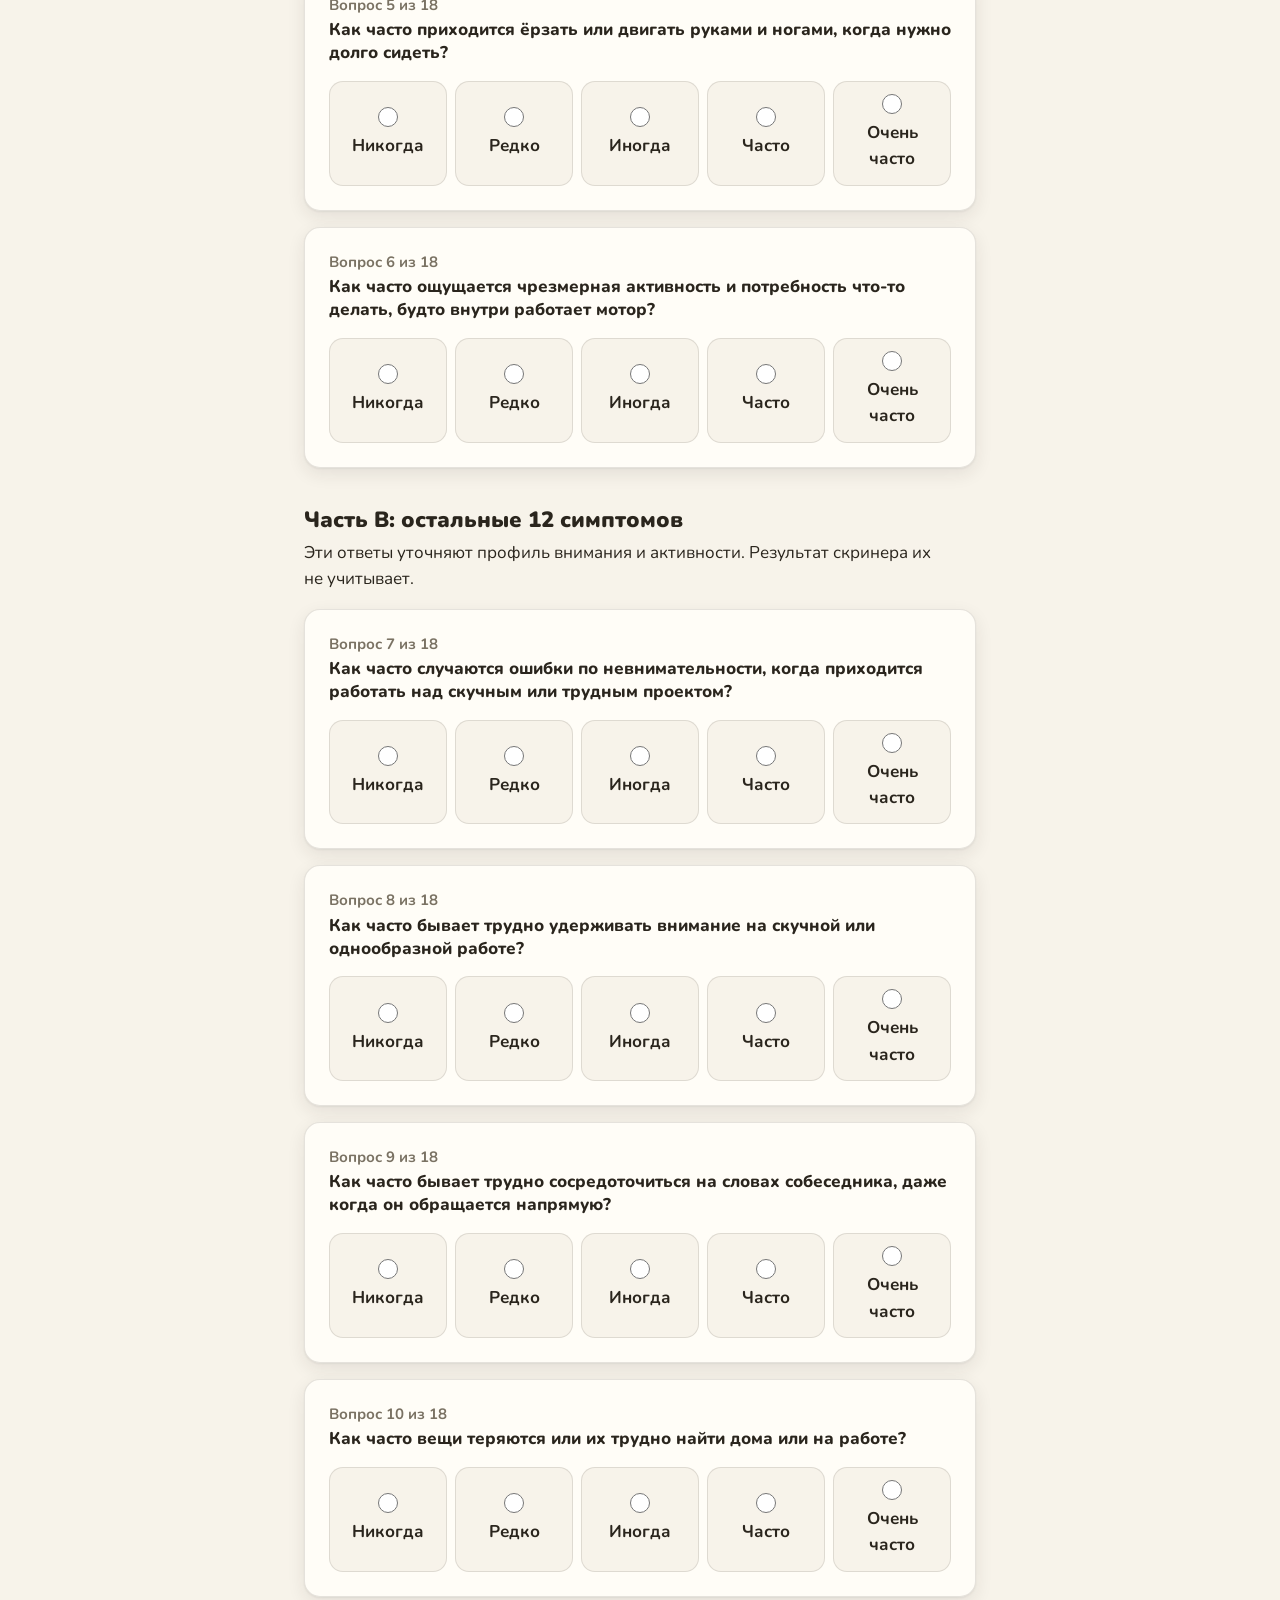
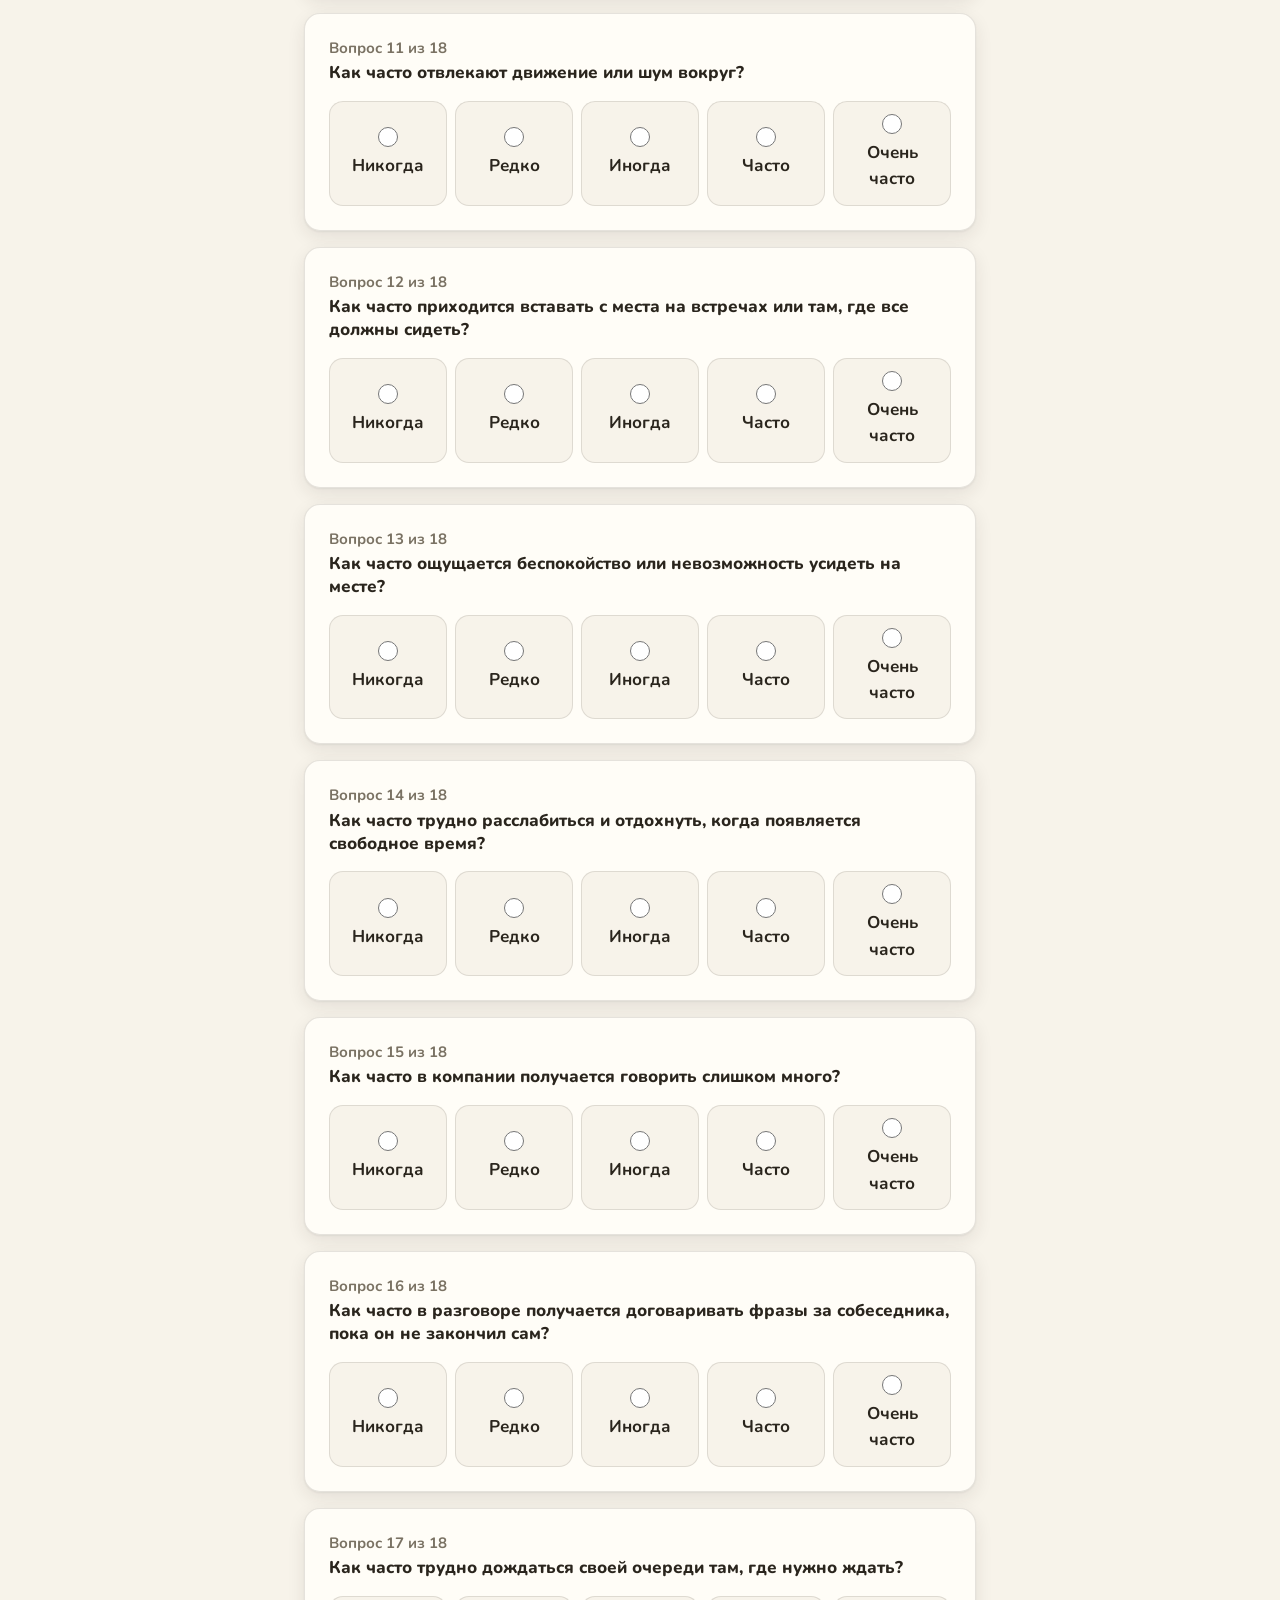
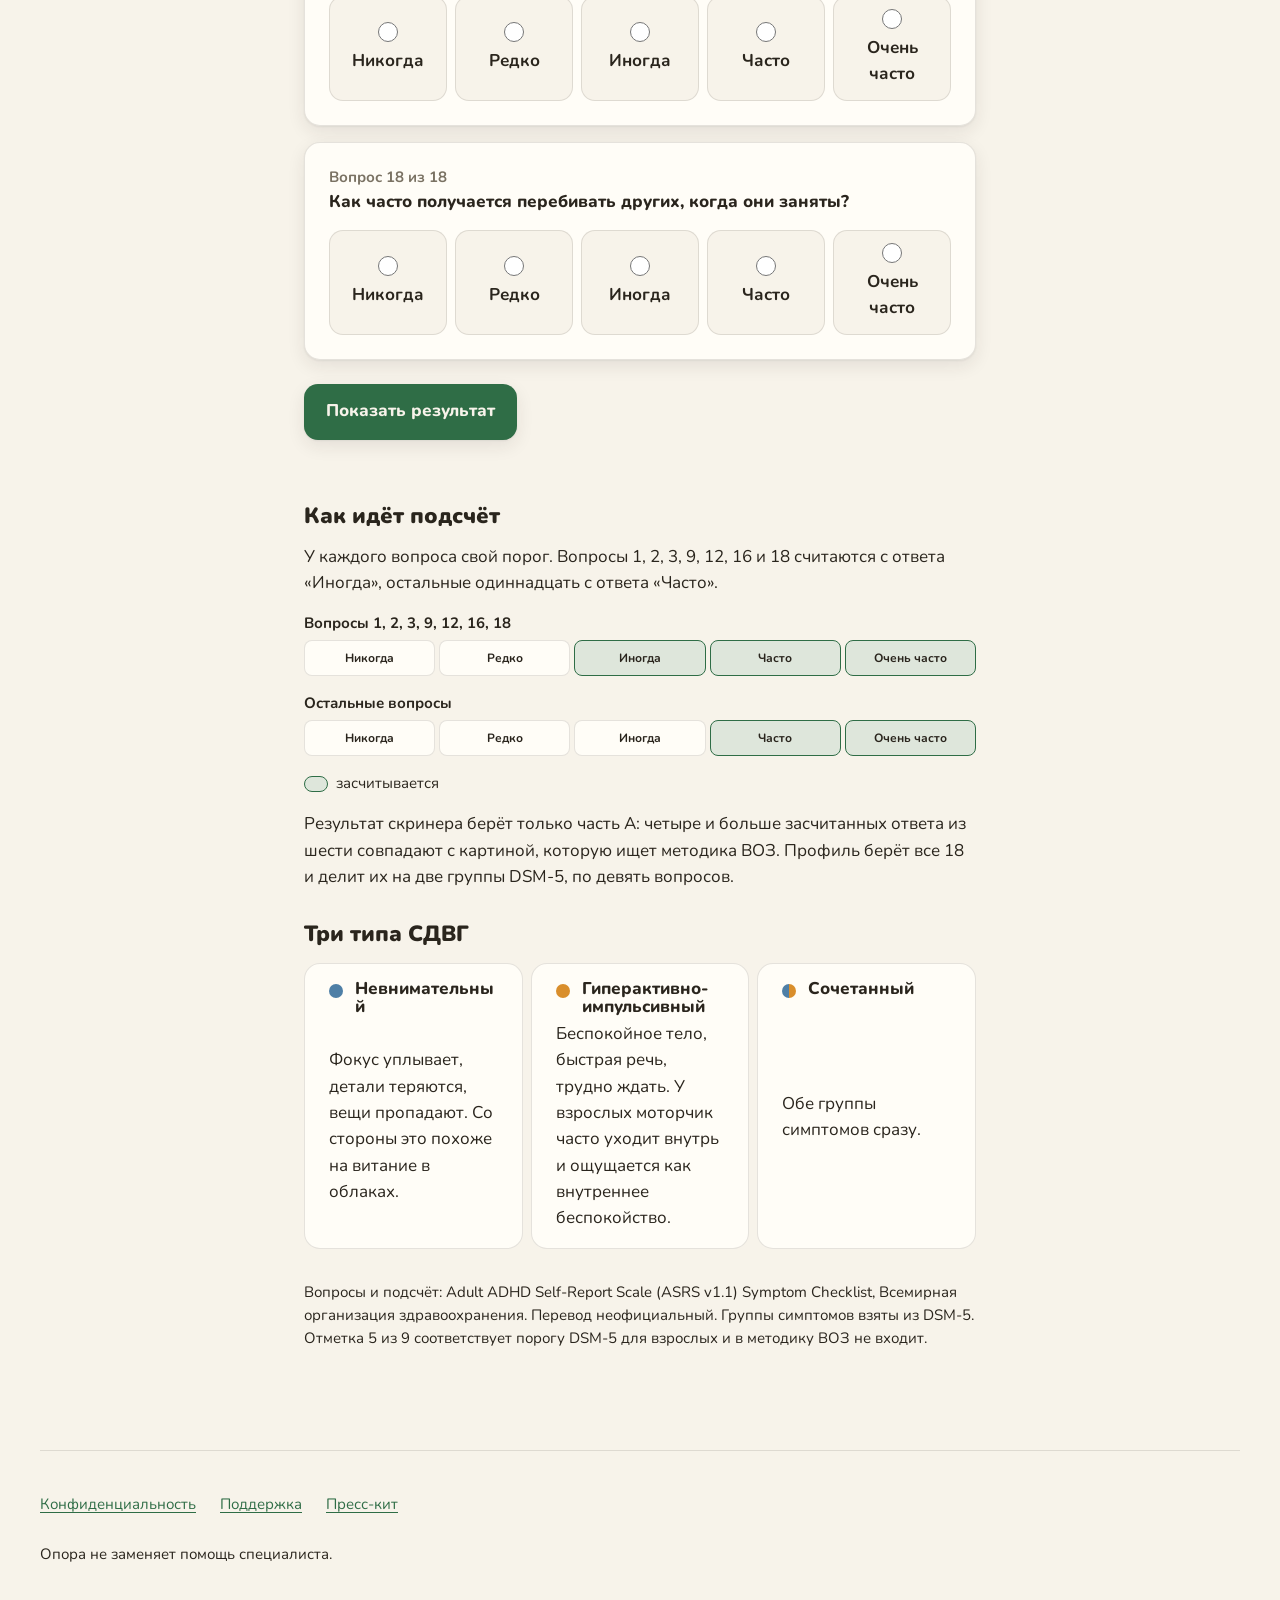
<file: ru/adhd-test/index.html>
<!DOCTYPE html>
<html lang="ru">
<head>
<meta charset="utf-8">
<meta name="viewport" content="width=device-width, initial-scale=1, viewport-fit=cover">
<title>Тест на СДВГ у взрослых и тип, 18 вопросов (ASRS v1.1) · Опора</title>
<meta name="description" content="18 вопросов шкалы ВОЗ ASRS v1.1 для взрослых с подсчётом в браузере: официальный результат скринера и график невнимательности и гиперактивности.">
<link rel="canonical" href="https://getopora.app/ru/adhd-test/">
<link rel="alternate" hreflang="en" href="https://getopora.app/adhd-test/">
<link rel="alternate" hreflang="ru" href="https://getopora.app/ru/adhd-test/">
<link rel="alternate" hreflang="x-default" href="https://getopora.app/adhd-test/">
<meta name="color-scheme" content="light">
<meta name="theme-color" content="#F7F3EA">
<meta name="apple-itunes-app" content="app-id=6800092761">
<meta property="og:type" content="website">
<meta property="og:site_name" content="Опора">
<meta property="og:locale" content="ru_RU">
<meta property="og:url" content="https://getopora.app/ru/adhd-test/">
<meta property="og:title" content="Самопроверка СДВГ у взрослых: 18 вопросов шкалы ВОЗ">
<meta property="og:description" content="18 вопросов шкалы ВОЗ ASRS v1.1 для взрослых с подсчётом в браузере: официальный результат скринера и график невнимательности и гиперактивности.">
<meta property="og:image" content="https://getopora.app/og-ru.png">
<meta name="twitter:card" content="summary_large_image">
<link rel="icon" type="image/png" sizes="64x64" href="../../favicon.png">
<link rel="apple-touch-icon" sizes="180x180" href="../../apple-touch-icon.png">
<link rel="stylesheet" href="../../fonts/nunito.css">
<link rel="stylesheet" href="../../site.css">
<script src="../../ga.js" defer></script>
<script src="../../adhd-test.js" defer></script>
</head>
<body>
<a class="skip-link" href="#main">К содержанию</a>

<header class="wrap site-header">
  <a class="brand" href="../"><img src="../../logo.webp" alt="" width="36" height="36">Опора</a>
  <a class="lang-switch" href="../../adhd-test/" hreflang="en" lang="en">English</a>
</header>

<main id="main" class="wrap test">
  <h1 class="test-title">Самопроверка СДВГ у взрослых: 18 вопросов шкалы ВОЗ</h1>
  <p class="test-lead">Исследователи ВОЗ и Гарварда собрали шкалу самооценки СДВГ у взрослых (ASRS v1.1) из 18 симптомов СДВГ по DSM. Ответы касаются последних 6 месяцев. На них уходит около 5 минут.</p>
  <p class="test-note">Шкала служит скринером. Поставить диагноз СДВГ и назвать его тип может только врач. Ответы остаются в&nbsp;этом браузере. Google Analytics получает старт, финиш, группу результата и&nbsp;нажатия на&nbsp;App&nbsp;Store.</p>

  <form class="test-form" novalidate>
    <h2 class="test-part">Часть A: скринер</h2>
    <p class="test-part-lead">Авторы шкалы выбрали эти шесть вопросов, потому что они лучше всего предсказывают клинический диагноз.</p>
      <fieldset class="test-q" id="q1" data-from="2" data-group="in">
        <legend><span class="test-q-num">Вопрос 1 из 18</span>Как часто бывает трудно доделать последние мелочи проекта, когда сложная часть уже позади?</legend>
        <div class="test-scale">
          <label class="test-option"><input type="radio" name="q1" value="0" required>Никогда</label>
          <label class="test-option"><input type="radio" name="q1" value="1" required>Редко</label>
          <label class="test-option"><input type="radio" name="q1" value="2" required>Иногда</label>
          <label class="test-option"><input type="radio" name="q1" value="3" required>Часто</label>
          <label class="test-option"><input type="radio" name="q1" value="4" required>Очень часто</label>
        </div>
        <p class="test-missing" hidden>На вопрос 1 ещё нет ответа.</p>
      </fieldset>
      <fieldset class="test-q" id="q2" data-from="2" data-group="in">
        <legend><span class="test-q-num">Вопрос 2 из 18</span>Как часто бывает трудно навести порядок, когда задача требует организованности?</legend>
        <div class="test-scale">
          <label class="test-option"><input type="radio" name="q2" value="0" required>Никогда</label>
          <label class="test-option"><input type="radio" name="q2" value="1" required>Редко</label>
          <label class="test-option"><input type="radio" name="q2" value="2" required>Иногда</label>
          <label class="test-option"><input type="radio" name="q2" value="3" required>Часто</label>
          <label class="test-option"><input type="radio" name="q2" value="4" required>Очень часто</label>
        </div>
        <p class="test-missing" hidden>На вопрос 2 ещё нет ответа.</p>
      </fieldset>
      <fieldset class="test-q" id="q3" data-from="2" data-group="in">
        <legend><span class="test-q-num">Вопрос 3 из 18</span>Как часто случается забывать о встречах или обязательствах?</legend>
        <div class="test-scale">
          <label class="test-option"><input type="radio" name="q3" value="0" required>Никогда</label>
          <label class="test-option"><input type="radio" name="q3" value="1" required>Редко</label>
          <label class="test-option"><input type="radio" name="q3" value="2" required>Иногда</label>
          <label class="test-option"><input type="radio" name="q3" value="3" required>Часто</label>
          <label class="test-option"><input type="radio" name="q3" value="4" required>Очень часто</label>
        </div>
        <p class="test-missing" hidden>На вопрос 3 ещё нет ответа.</p>
      </fieldset>
      <fieldset class="test-q" id="q4" data-from="3" data-group="in">
        <legend><span class="test-q-num">Вопрос 4 из 18</span>Когда задача требует долго думать, как часто тянет отложить начало или вовсе её избежать?</legend>
        <div class="test-scale">
          <label class="test-option"><input type="radio" name="q4" value="0" required>Никогда</label>
          <label class="test-option"><input type="radio" name="q4" value="1" required>Редко</label>
          <label class="test-option"><input type="radio" name="q4" value="2" required>Иногда</label>
          <label class="test-option"><input type="radio" name="q4" value="3" required>Часто</label>
          <label class="test-option"><input type="radio" name="q4" value="4" required>Очень часто</label>
        </div>
        <p class="test-missing" hidden>На вопрос 4 ещё нет ответа.</p>
      </fieldset>
      <fieldset class="test-q" id="q5" data-from="3" data-group="hy">
        <legend><span class="test-q-num">Вопрос 5 из 18</span>Как часто приходится ёрзать или двигать руками и ногами, когда нужно долго сидеть?</legend>
        <div class="test-scale">
          <label class="test-option"><input type="radio" name="q5" value="0" required>Никогда</label>
          <label class="test-option"><input type="radio" name="q5" value="1" required>Редко</label>
          <label class="test-option"><input type="radio" name="q5" value="2" required>Иногда</label>
          <label class="test-option"><input type="radio" name="q5" value="3" required>Часто</label>
          <label class="test-option"><input type="radio" name="q5" value="4" required>Очень часто</label>
        </div>
        <p class="test-missing" hidden>На вопрос 5 ещё нет ответа.</p>
      </fieldset>
      <fieldset class="test-q" id="q6" data-from="3" data-group="hy">
        <legend><span class="test-q-num">Вопрос 6 из 18</span>Как часто ощущается чрезмерная активность и потребность что-то делать, будто внутри работает мотор?</legend>
        <div class="test-scale">
          <label class="test-option"><input type="radio" name="q6" value="0" required>Никогда</label>
          <label class="test-option"><input type="radio" name="q6" value="1" required>Редко</label>
          <label class="test-option"><input type="radio" name="q6" value="2" required>Иногда</label>
          <label class="test-option"><input type="radio" name="q6" value="3" required>Часто</label>
          <label class="test-option"><input type="radio" name="q6" value="4" required>Очень часто</label>
        </div>
        <p class="test-missing" hidden>На вопрос 6 ещё нет ответа.</p>
      </fieldset>
    <h2 class="test-part">Часть B: остальные 12 симптомов</h2>
    <p class="test-part-lead">Эти ответы уточняют профиль внимания и активности. Результат скринера их не учитывает.</p>
      <fieldset class="test-q" id="q7" data-from="3" data-group="in">
        <legend><span class="test-q-num">Вопрос 7 из 18</span>Как часто случаются ошибки по невнимательности, когда приходится работать над скучным или трудным проектом?</legend>
        <div class="test-scale">
          <label class="test-option"><input type="radio" name="q7" value="0" required>Никогда</label>
          <label class="test-option"><input type="radio" name="q7" value="1" required>Редко</label>
          <label class="test-option"><input type="radio" name="q7" value="2" required>Иногда</label>
          <label class="test-option"><input type="radio" name="q7" value="3" required>Часто</label>
          <label class="test-option"><input type="radio" name="q7" value="4" required>Очень часто</label>
        </div>
        <p class="test-missing" hidden>На вопрос 7 ещё нет ответа.</p>
      </fieldset>
      <fieldset class="test-q" id="q8" data-from="3" data-group="in">
        <legend><span class="test-q-num">Вопрос 8 из 18</span>Как часто бывает трудно удерживать внимание на скучной или однообразной работе?</legend>
        <div class="test-scale">
          <label class="test-option"><input type="radio" name="q8" value="0" required>Никогда</label>
          <label class="test-option"><input type="radio" name="q8" value="1" required>Редко</label>
          <label class="test-option"><input type="radio" name="q8" value="2" required>Иногда</label>
          <label class="test-option"><input type="radio" name="q8" value="3" required>Часто</label>
          <label class="test-option"><input type="radio" name="q8" value="4" required>Очень часто</label>
        </div>
        <p class="test-missing" hidden>На вопрос 8 ещё нет ответа.</p>
      </fieldset>
      <fieldset class="test-q" id="q9" data-from="2" data-group="in">
        <legend><span class="test-q-num">Вопрос 9 из 18</span>Как часто бывает трудно сосредоточиться на словах собеседника, даже когда он обращается напрямую?</legend>
        <div class="test-scale">
          <label class="test-option"><input type="radio" name="q9" value="0" required>Никогда</label>
          <label class="test-option"><input type="radio" name="q9" value="1" required>Редко</label>
          <label class="test-option"><input type="radio" name="q9" value="2" required>Иногда</label>
          <label class="test-option"><input type="radio" name="q9" value="3" required>Часто</label>
          <label class="test-option"><input type="radio" name="q9" value="4" required>Очень часто</label>
        </div>
        <p class="test-missing" hidden>На вопрос 9 ещё нет ответа.</p>
      </fieldset>
      <fieldset class="test-q" id="q10" data-from="3" data-group="in">
        <legend><span class="test-q-num">Вопрос 10 из 18</span>Как часто вещи теряются или их трудно найти дома или на работе?</legend>
        <div class="test-scale">
          <label class="test-option"><input type="radio" name="q10" value="0" required>Никогда</label>
          <label class="test-option"><input type="radio" name="q10" value="1" required>Редко</label>
          <label class="test-option"><input type="radio" name="q10" value="2" required>Иногда</label>
          <label class="test-option"><input type="radio" name="q10" value="3" required>Часто</label>
          <label class="test-option"><input type="radio" name="q10" value="4" required>Очень часто</label>
        </div>
        <p class="test-missing" hidden>На вопрос 10 ещё нет ответа.</p>
      </fieldset>
      <fieldset class="test-q" id="q11" data-from="3" data-group="in">
        <legend><span class="test-q-num">Вопрос 11 из 18</span>Как часто отвлекают движение или шум вокруг?</legend>
        <div class="test-scale">
          <label class="test-option"><input type="radio" name="q11" value="0" required>Никогда</label>
          <label class="test-option"><input type="radio" name="q11" value="1" required>Редко</label>
          <label class="test-option"><input type="radio" name="q11" value="2" required>Иногда</label>
          <label class="test-option"><input type="radio" name="q11" value="3" required>Часто</label>
          <label class="test-option"><input type="radio" name="q11" value="4" required>Очень часто</label>
        </div>
        <p class="test-missing" hidden>На вопрос 11 ещё нет ответа.</p>
      </fieldset>
      <fieldset class="test-q" id="q12" data-from="2" data-group="hy">
        <legend><span class="test-q-num">Вопрос 12 из 18</span>Как часто приходится вставать с места на встречах или там, где все должны сидеть?</legend>
        <div class="test-scale">
          <label class="test-option"><input type="radio" name="q12" value="0" required>Никогда</label>
          <label class="test-option"><input type="radio" name="q12" value="1" required>Редко</label>
          <label class="test-option"><input type="radio" name="q12" value="2" required>Иногда</label>
          <label class="test-option"><input type="radio" name="q12" value="3" required>Часто</label>
          <label class="test-option"><input type="radio" name="q12" value="4" required>Очень часто</label>
        </div>
        <p class="test-missing" hidden>На вопрос 12 ещё нет ответа.</p>
      </fieldset>
      <fieldset class="test-q" id="q13" data-from="3" data-group="hy">
        <legend><span class="test-q-num">Вопрос 13 из 18</span>Как часто ощущается беспокойство или невозможность усидеть на месте?</legend>
        <div class="test-scale">
          <label class="test-option"><input type="radio" name="q13" value="0" required>Никогда</label>
          <label class="test-option"><input type="radio" name="q13" value="1" required>Редко</label>
          <label class="test-option"><input type="radio" name="q13" value="2" required>Иногда</label>
          <label class="test-option"><input type="radio" name="q13" value="3" required>Часто</label>
          <label class="test-option"><input type="radio" name="q13" value="4" required>Очень часто</label>
        </div>
        <p class="test-missing" hidden>На вопрос 13 ещё нет ответа.</p>
      </fieldset>
      <fieldset class="test-q" id="q14" data-from="3" data-group="hy">
        <legend><span class="test-q-num">Вопрос 14 из 18</span>Как часто трудно расслабиться и отдохнуть, когда появляется свободное время?</legend>
        <div class="test-scale">
          <label class="test-option"><input type="radio" name="q14" value="0" required>Никогда</label>
          <label class="test-option"><input type="radio" name="q14" value="1" required>Редко</label>
          <label class="test-option"><input type="radio" name="q14" value="2" required>Иногда</label>
          <label class="test-option"><input type="radio" name="q14" value="3" required>Часто</label>
          <label class="test-option"><input type="radio" name="q14" value="4" required>Очень часто</label>
        </div>
        <p class="test-missing" hidden>На вопрос 14 ещё нет ответа.</p>
      </fieldset>
      <fieldset class="test-q" id="q15" data-from="3" data-group="hy">
        <legend><span class="test-q-num">Вопрос 15 из 18</span>Как часто в компании получается говорить слишком много?</legend>
        <div class="test-scale">
          <label class="test-option"><input type="radio" name="q15" value="0" required>Никогда</label>
          <label class="test-option"><input type="radio" name="q15" value="1" required>Редко</label>
          <label class="test-option"><input type="radio" name="q15" value="2" required>Иногда</label>
          <label class="test-option"><input type="radio" name="q15" value="3" required>Часто</label>
          <label class="test-option"><input type="radio" name="q15" value="4" required>Очень часто</label>
        </div>
        <p class="test-missing" hidden>На вопрос 15 ещё нет ответа.</p>
      </fieldset>
      <fieldset class="test-q" id="q16" data-from="2" data-group="hy">
        <legend><span class="test-q-num">Вопрос 16 из 18</span>Как часто в разговоре получается договаривать фразы за собеседника, пока он не закончил сам?</legend>
        <div class="test-scale">
          <label class="test-option"><input type="radio" name="q16" value="0" required>Никогда</label>
          <label class="test-option"><input type="radio" name="q16" value="1" required>Редко</label>
          <label class="test-option"><input type="radio" name="q16" value="2" required>Иногда</label>
          <label class="test-option"><input type="radio" name="q16" value="3" required>Часто</label>
          <label class="test-option"><input type="radio" name="q16" value="4" required>Очень часто</label>
        </div>
        <p class="test-missing" hidden>На вопрос 16 ещё нет ответа.</p>
      </fieldset>
      <fieldset class="test-q" id="q17" data-from="3" data-group="hy">
        <legend><span class="test-q-num">Вопрос 17 из 18</span>Как часто трудно дождаться своей очереди там, где нужно ждать?</legend>
        <div class="test-scale">
          <label class="test-option"><input type="radio" name="q17" value="0" required>Никогда</label>
          <label class="test-option"><input type="radio" name="q17" value="1" required>Редко</label>
          <label class="test-option"><input type="radio" name="q17" value="2" required>Иногда</label>
          <label class="test-option"><input type="radio" name="q17" value="3" required>Часто</label>
          <label class="test-option"><input type="radio" name="q17" value="4" required>Очень часто</label>
        </div>
        <p class="test-missing" hidden>На вопрос 17 ещё нет ответа.</p>
      </fieldset>
      <fieldset class="test-q" id="q18" data-from="2" data-group="hy">
        <legend><span class="test-q-num">Вопрос 18 из 18</span>Как часто получается перебивать других, когда они заняты?</legend>
        <div class="test-scale">
          <label class="test-option"><input type="radio" name="q18" value="0" required>Никогда</label>
          <label class="test-option"><input type="radio" name="q18" value="1" required>Редко</label>
          <label class="test-option"><input type="radio" name="q18" value="2" required>Иногда</label>
          <label class="test-option"><input type="radio" name="q18" value="3" required>Часто</label>
          <label class="test-option"><input type="radio" name="q18" value="4" required>Очень часто</label>
        </div>
        <p class="test-missing" hidden>На вопрос 18 ещё нет ответа.</p>
      </fieldset>
    <button class="button button-primary test-submit" type="submit">Показать результат</button>
  </form>

  <section class="test-result" tabindex="-1" hidden>
    <div class="panel test-result-panel">
      <div data-band="consistent" hidden>
        <h2 class="test-result-title">Скринер: ответы совпадают с картиной, которую он ищет</h2>
        <p><span data-count></span> из 6 ответов части A попадают в зону, которую считает методика ВОЗ. Четыре и больше согласуются с СДВГ у взрослых. Подтвердить это может врач на полной диагностике, и эти ответы стоит взять с собой на приём.</p>
      </div>
      <div data-band="below_threshold" hidden>
        <h2 class="test-result-title">Скринер: ответы ниже его порога</h2>
        <p>В зону, которую считает методика ВОЗ, попадают <span data-count></span> из 6 ответов части A, а порог равен четырём. Скринер пропускает часть взрослых с СДВГ. Если трудности с фокусом мешают работе или быту, их стоит обсудить с врачом.</p>
      </div>
    </div>
    <div class="panel test-result-panel test-profile">
      <h2 class="test-result-title">Профиль по группам симптомов</h2>
      <div class="meters">
        <div class="meter meter-in" data-group="in">
          <p class="meter-head"><span>Невнимательность</span> <span class="meter-value" data-value><span data-n>0</span> из 9</span></p>
          <div class="meter-track" aria-hidden="true"><span class="meter-cell"></span><span class="meter-cell"></span><span class="meter-cell"></span><span class="meter-cell"></span><span class="meter-cell"></span><span class="meter-cell"></span><span class="meter-cell"></span><span class="meter-cell"></span><span class="meter-cell"></span><span class="meter-mark"></span></div>
        </div>
        <div class="meter meter-hy" data-group="hy">
          <p class="meter-head"><span>Гиперактивность и импульсивность</span> <span class="meter-value" data-value><span data-n>0</span> из 9</span></p>
          <div class="meter-track" aria-hidden="true"><span class="meter-cell"></span><span class="meter-cell"></span><span class="meter-cell"></span><span class="meter-cell"></span><span class="meter-cell"></span><span class="meter-cell"></span><span class="meter-cell"></span><span class="meter-cell"></span><span class="meter-cell"></span><span class="meter-mark"></span></div>
        </div>
        <p class="meter-legend"><span class="meter-legend-mark" aria-hidden="true"></span>Отметка на 5 показывает порог DSM-5 для взрослых.</p>
      </div>
        <div data-type="combined" hidden>
          <h3 class="test-type-title">Картина: сочетанный тип</h3>
          <p>Обе группы доходят до пяти. В DSM-5 это сочетанный тип: внимание ускользает, а вместе с ним заметны беспокойство и быстрые действия.</p>
        </div>
        <div data-type="inattentive" hidden>
          <h3 class="test-type-title">Картина: преимущественно невнимательный тип</h3>
          <p>Невнимательность доходит до пяти, гиперактивность остаётся ниже. В DSM-5 это преимущественно невнимательный тип, раньше его называли СДВ: фокус уходит, детали теряются, вещи пропадают, а внешнего беспокойства почти нет.</p>
        </div>
        <div data-type="hyperactive" hidden>
          <h3 class="test-type-title">Картина: преимущественно гиперактивно-импульсивный тип</h3>
          <p>Гиперактивность доходит до пяти, невнимательность остаётся ниже. В DSM-5 это преимущественно гиперактивно-импульсивный тип: беспокойство, привычка перебивать, трудно ждать.</p>
        </div>
        <div data-type="none" hidden>
          <h3 class="test-type-title">Картина: ни одна группа не доходит до пяти</h3>
          <p>Ни один счёт не достигает порога DSM-5 для взрослых. Фокус ломают и недосып, тревога, депрессия, стресс, и отличить их от СДВГ может врач.</p>
        </div>
      <p class="test-caution">Для типа по DSM-5 нужны ещё симптомы до 12 лет, минимум в двух сферах, например на работе и дома, и заметный ущерб для жизни. Самоотчёт этого не проверяет.</p>
    </div>
    <div class="panel test-opora">
      <img src="../../art/frozen-happy.webp" width="424" height="512" alt="" loading="lazy">
      <div>
        <h2 class="test-opora-title">Что даёт Опора</h2>
        <ul class="test-opora-list">
          <li>Наглядный таймер под свою длину фокуса, хоть 12 минут, хоть 40.</li>
          <li>Первый раунд на 5 минут, его можно начать даже в тяжёлый день.</li>
          <li>Навыки КПТ и ДБТ на моменты, когда всё встало.</li>
        </ul>
        <a class="button button-primary" data-install href="https://apps.apple.com/app/apple-store/id6800092761?pt=129292304&amp;ct=adhd-test-ru&amp;mt=8">Скачать Опору в&nbsp;App&nbsp;Store <span class="button-tag">бесплатно</span></a>
        <p class="test-fine">Для iPhone с iOS&nbsp;17 и новее. Опора не заменяет помощь специалиста.</p>
      </div>
    </div>
    <button class="button button-secondary test-again" type="button">Ответить заново</button>
  </section>

  <section class="test-explain" aria-labelledby="how-title">
    <h2 class="test-part" id="how-title">Как идёт подсчёт</h2>
    <p>У каждого вопроса свой порог. Вопросы 1, 2, 3, 9, 12, 16 и 18 считаются с ответа «Иногда», остальные одиннадцать с ответа «Часто».</p>
      <figure class="cutoff">
        <figcaption>Вопросы 1, 2, 3, 9, 12, 16, 18</figcaption>
        <div class="cutoff-row"><span class="cutoff-cell">Никогда</span><span class="cutoff-cell">Редко</span><span class="cutoff-cell is-counted">Иногда</span><span class="cutoff-cell is-counted">Часто</span><span class="cutoff-cell is-counted">Очень часто</span></div>
      </figure>
      <figure class="cutoff">
        <figcaption>Остальные вопросы</figcaption>
        <div class="cutoff-row"><span class="cutoff-cell">Никогда</span><span class="cutoff-cell">Редко</span><span class="cutoff-cell">Иногда</span><span class="cutoff-cell is-counted">Часто</span><span class="cutoff-cell is-counted">Очень часто</span></div>
      </figure>
    <p class="cutoff-key"><span class="cutoff-key-swatch" aria-hidden="true"></span>засчитывается</p>
    <p>Результат скринера берёт только часть A: четыре и больше засчитанных ответа из шести совпадают с картиной, которую ищет методика ВОЗ. Профиль берёт все 18 и делит их на две группы DSM-5, по девять вопросов.</p>
    <h2 class="test-part">Три типа СДВГ</h2>
    <ul class="kinds" role="list">
      <li class="kind kind-in"><span class="kind-dot" aria-hidden="true"></span><h3>Невнимательный</h3><p>Фокус уплывает, детали теряются, вещи пропадают. Со стороны это похоже на витание в облаках.</p></li>
      <li class="kind kind-hy"><span class="kind-dot" aria-hidden="true"></span><h3>Гиперактивно-импульсивный</h3><p>Беспокойное тело, быстрая речь, трудно ждать. У взрослых моторчик часто уходит внутрь и ощущается как внутреннее беспокойство.</p></li>
      <li class="kind kind-both"><span class="kind-dot" aria-hidden="true"></span><h3>Сочетанный</h3><p>Обе группы симптомов сразу.</p></li>
    </ul>
  </section>

  <p class="test-source">Вопросы и подсчёт: Adult ADHD Self-Report Scale (ASRS v1.1) Symptom Checklist, Всемирная организация здравоохранения. Перевод неофициальный. Группы симптомов взяты из DSM-5. Отметка 5 из 9 соответствует порогу DSM-5 для взрослых и в методику ВОЗ не входит.</p>
</main>

<footer class="wrap site-footer">
  <ul class="footer-links" role="list">
    <li><a href="../../privacy.html#ru">Конфиденциальность</a></li>
    <li><a href="../../support.html">Поддержка</a></li>
    <li><a href="../../press/">Пресс-кит</a></li>
  </ul>
  <p>Опора не заменяет помощь специалиста.</p>
</footer>
</body>
</html>
</file>
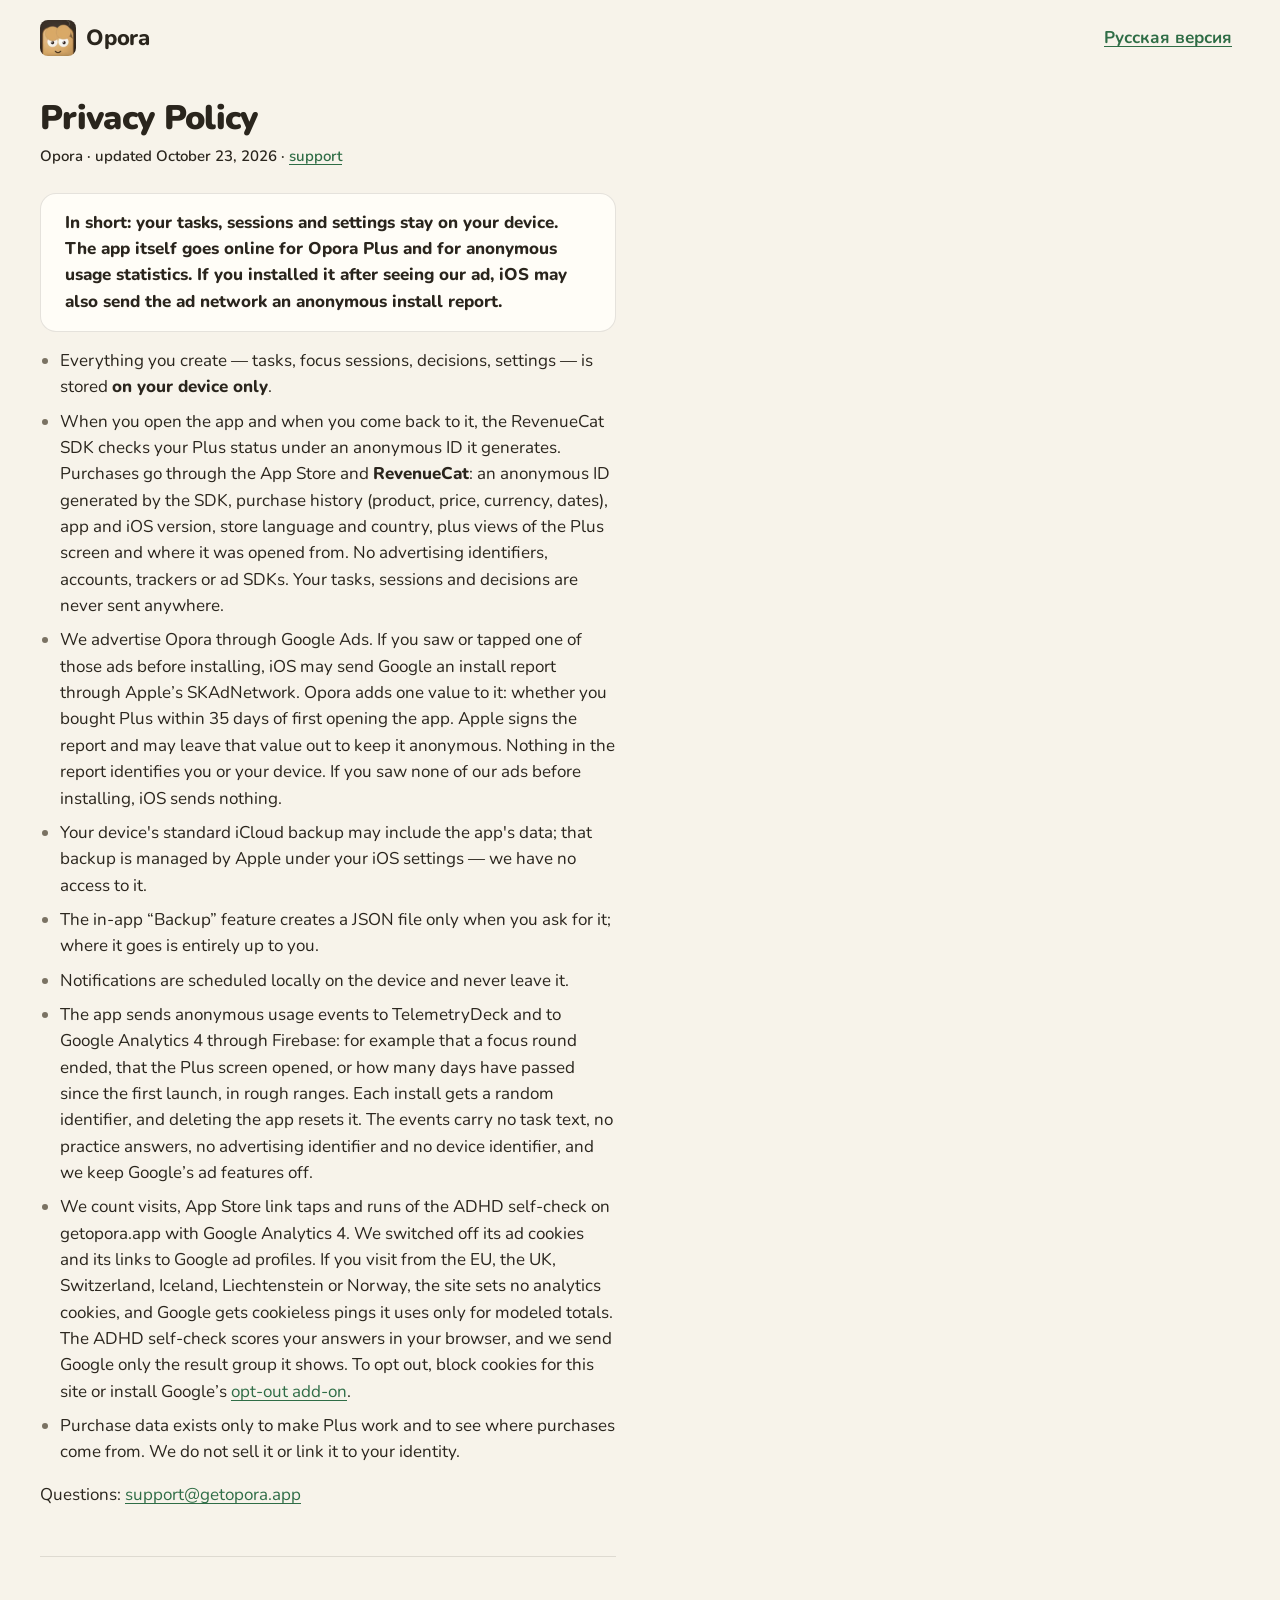
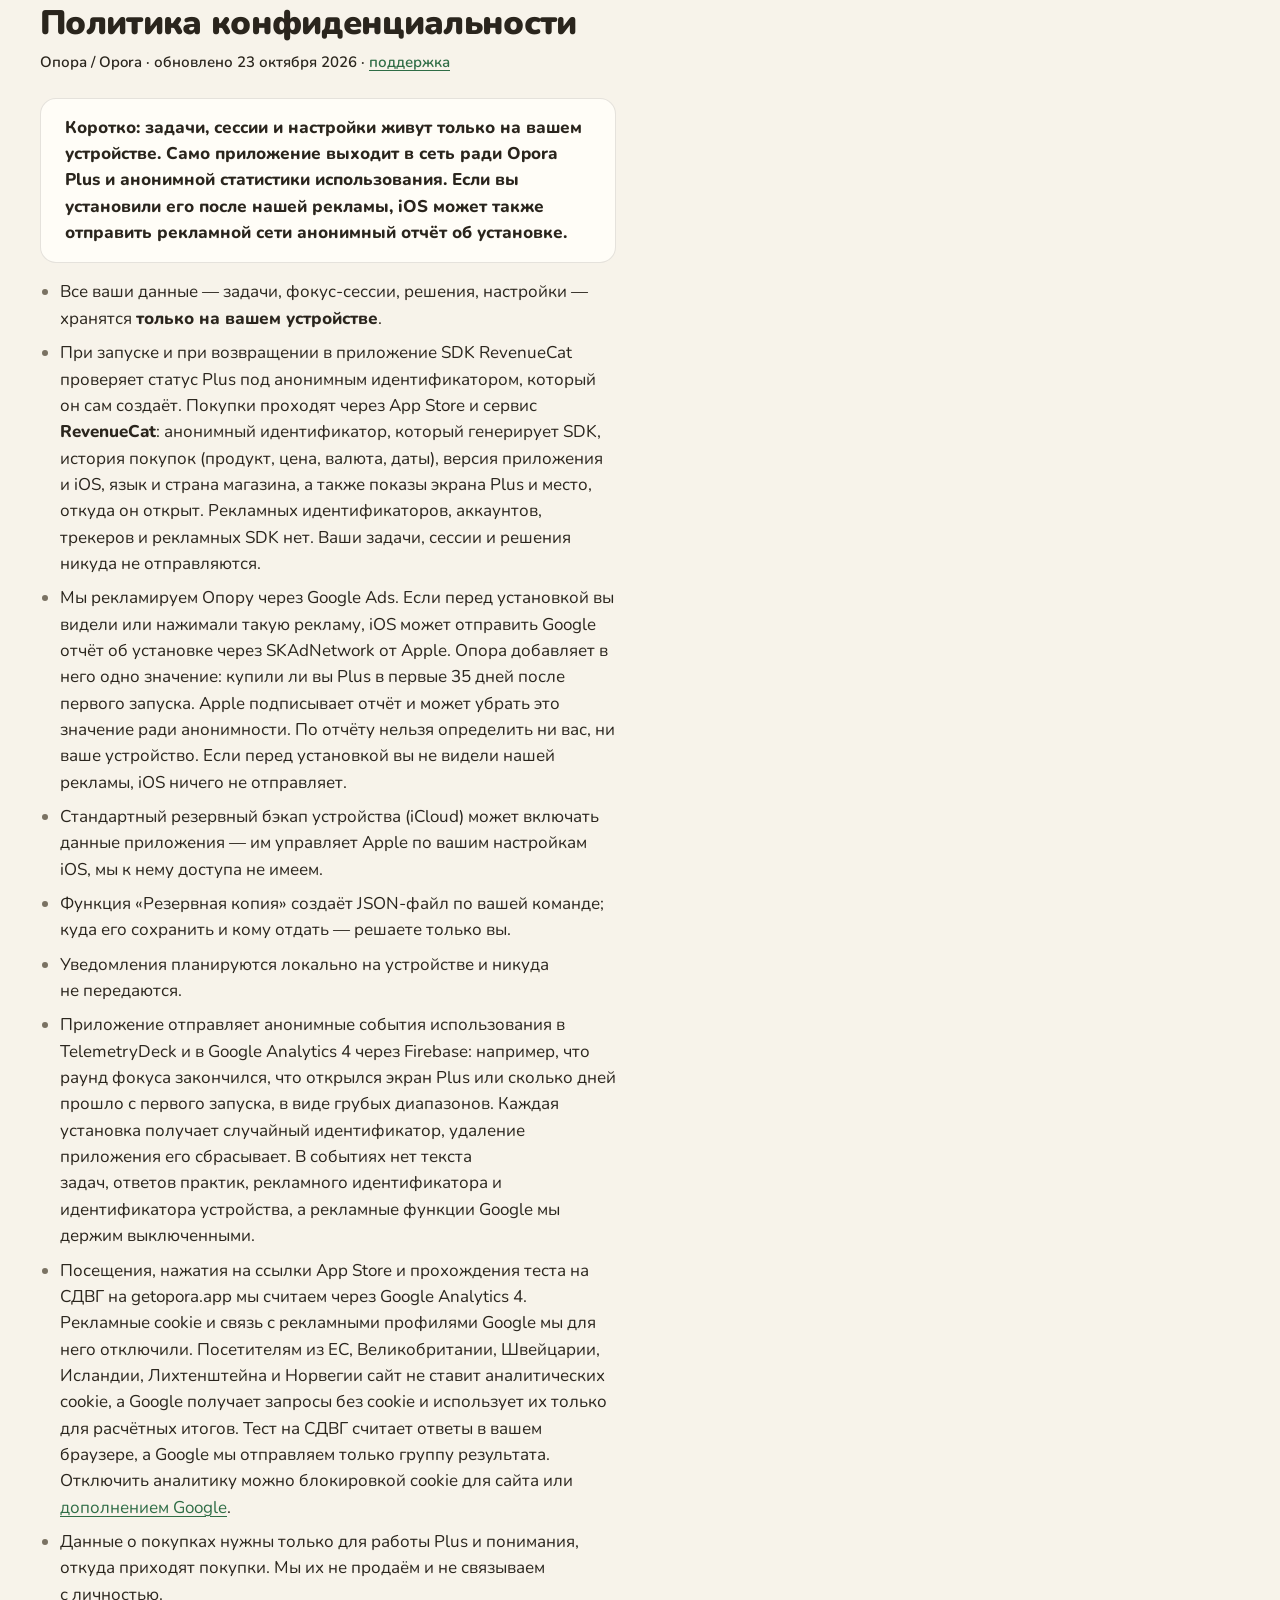
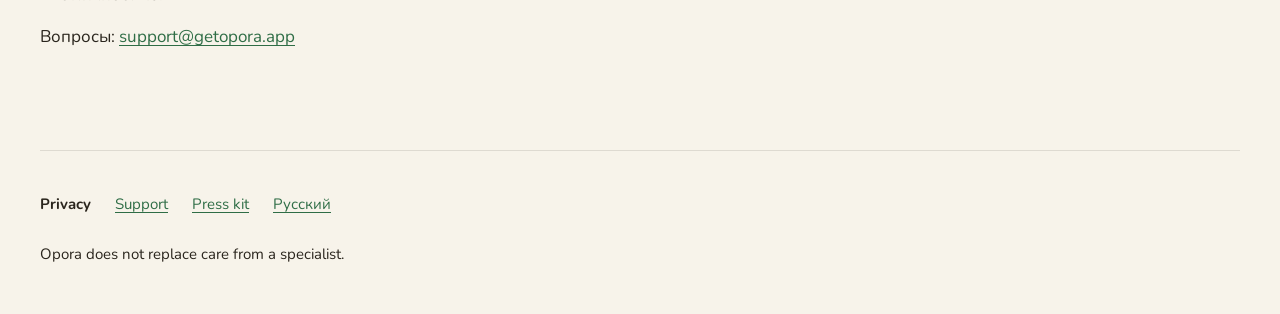
<file: privacy.html>
<!DOCTYPE html>
<html lang="en">
<head>
<meta charset="utf-8">
<meta name="viewport" content="width=device-width, initial-scale=1, viewport-fit=cover">
<title>Privacy Policy · Opora</title>
<meta name="description" content="Opora keeps your tasks, sessions and settings on your iPhone. The policy in English and Russian.">
<link rel="canonical" href="https://getopora.app/privacy.html">
<meta name="color-scheme" content="light">
<meta name="theme-color" content="#F7F3EA">
<meta name="apple-itunes-app" content="app-id=6800092761">
<meta property="og:type" content="website">
<meta property="og:site_name" content="Opora">
<meta property="og:url" content="https://getopora.app/privacy.html">
<meta property="og:title" content="Privacy Policy · Opora">
<meta property="og:description" content="Opora keeps your tasks, sessions and settings on your iPhone. The policy in English and Russian.">
<meta property="og:image" content="https://getopora.app/og.png">
<meta property="og:image:width" content="1200">
<meta property="og:image:height" content="630">
<meta property="og:image:alt" content="Opora’s weirdos and the hedgehog standing in a row under the headline">
<meta name="twitter:card" content="summary_large_image">
<meta name="twitter:title" content="Privacy Policy · Opora">
<meta name="twitter:description" content="Opora keeps your tasks, sessions and settings on your iPhone. The policy in English and Russian.">
<meta name="twitter:image" content="https://getopora.app/og.png">
<meta name="twitter:image:alt" content="Opora’s weirdos and the hedgehog standing in a row under the headline">
<link rel="icon" type="image/png" sizes="64x64" href="favicon.png">
<link rel="apple-touch-icon" sizes="180x180" href="apple-touch-icon.png">
<link rel="stylesheet" href="fonts/nunito.css">
<link rel="stylesheet" href="site.css">
<script src="ga.js" defer></script>
</head>
<body>
<a class="skip-link" href="#main">Skip to content</a>

<header class="wrap site-header">
  <a class="brand" href="./"><img src="logo.webp" alt="" width="36" height="36">Opora</a>
  <a class="lang-switch" href="#ru" lang="ru">Русская версия</a>
</header>

<main id="main" class="wrap doc">
  <section class="prose doc-part" id="en" lang="en" aria-labelledby="en-title">
    <h1 id="en-title">Privacy Policy</h1>
    <p class="doc-meta">Opora · updated <time datetime="2026-10-23">October 23, 2026</time> · <a href="support.html">support</a></p>
    <p class="doc-short"><strong>In short: your tasks, sessions and settings stay on your device. The app itself goes online for Opora Plus and for anonymous usage statistics. If you installed it after seeing our ad, iOS may also send the ad network an anonymous install report.</strong></p>
    <ul>
      <li>Everything you create — tasks, focus sessions, decisions, settings — is stored <strong>on your device only</strong>.</li>
      <li>When you open the app and when you come back to it, the RevenueCat SDK checks your Plus status under an anonymous ID it generates. Purchases go through the App Store and <strong>RevenueCat</strong>: an anonymous ID generated by the SDK, purchase history (product, price, currency, dates), app and iOS version, store language and country, plus views of the Plus screen and where it was opened from. No advertising identifiers, accounts, trackers or ad SDKs. Your tasks, sessions and decisions are never sent anywhere.</li>
      <li>We advertise Opora through Google Ads. If you saw or tapped one of those ads before installing, iOS may send Google an install report through Apple’s SKAdNetwork. Opora adds one value to it: whether you bought Plus within 35 days of first opening the app. Apple signs the report and may leave that value out to keep it anonymous. Nothing in the report identifies you or your device. If you saw none of our ads before installing, iOS sends nothing.</li>
      <li>Your device's standard iCloud backup may include the app's data; that backup is managed by Apple under your iOS settings — we have no access to it.</li>
      <li>The in-app “Backup” feature creates a JSON file only when you ask for it; where it goes is entirely up to you.</li>
      <li>Notifications are scheduled locally on the device and never leave it.</li>
      <li>The app sends anonymous usage events to TelemetryDeck and to Google Analytics 4 through Firebase: for example that a focus round ended, that the Plus screen opened, or how many days have passed since the first launch, in rough ranges. Each install gets a random identifier, and deleting the app resets it. The events carry no task text, no practice answers, no advertising identifier and no device identifier, and we keep Google’s ad features off.</li>
      <li>We count visits, App Store link taps and runs of the ADHD self-check on getopora.app with Google Analytics 4. We switched off its ad cookies and its links to Google ad profiles. If you visit from the EU, the UK, Switzerland, Iceland, Liechtenstein or Norway, the site sets no analytics cookies, and Google gets cookieless pings it uses only for modeled totals. The ADHD self-check scores your answers in your browser, and we send Google only the result group it shows. To opt out, block cookies for this site or install Google’s <a href="https://tools.google.com/dlpage/gaoptout">opt-out add-on</a>.</li>
      <li>Purchase data exists only to make Plus work and to see where purchases come from. We do not sell it or link it to your identity.</li>
    </ul>
    <p>Questions: <a href="mailto:support@getopora.app">support@getopora.app</a></p>
  </section>

  <section class="prose doc-part" id="ru" lang="ru" aria-labelledby="ru-title">
    <h2 class="doc-title" id="ru-title">Политика конфиденциальности</h2>
    <p class="doc-meta">Опора / Opora · обновлено <time datetime="2026-10-23">23 октября 2026</time> · <a href="support.html">поддержка</a></p>
    <p class="doc-short"><strong>Коротко: задачи, сессии и настройки живут только на вашем устройстве. Само приложение выходит в сеть ради Opora Plus и анонимной статистики использования. Если вы установили его после нашей рекламы, iOS может также отправить рекламной сети анонимный отчёт об установке.</strong></p>
    <ul>
      <li>Все ваши данные — задачи, фокус-сессии, решения, настройки — хранятся <strong>только на вашем устройстве</strong>.</li>
      <li>При запуске и при возвращении в приложение SDK RevenueCat проверяет статус Plus под анонимным идентификатором, который он сам создаёт. Покупки проходят через App Store и сервис <strong>RevenueCat</strong>: анонимный идентификатор, который генерирует SDK, история покупок (продукт, цена, валюта, даты), версия приложения и iOS, язык и страна магазина, а также показы экрана Plus и место, откуда он открыт. Рекламных идентификаторов, аккаунтов, трекеров и рекламных SDK нет. Ваши задачи, сессии и решения никуда не отправляются.</li>
      <li>Мы рекламируем Опору через Google Ads. Если перед установкой вы видели или нажимали такую рекламу, iOS может отправить Google отчёт об установке через SKAdNetwork от Apple. Опора добавляет в него одно значение: купили ли вы Plus в первые 35 дней после первого запуска. Apple подписывает отчёт и может убрать это значение ради анонимности. По отчёту нельзя определить ни вас, ни ваше устройство. Если перед установкой вы не видели нашей рекламы, iOS ничего не отправляет.</li>
      <li>Стандартный резервный бэкап устройства (iCloud) может включать данные приложения — им управляет Apple по вашим настройкам iOS, мы к нему доступа не имеем.</li>
      <li>Функция «Резервная копия» создаёт JSON-файл по вашей команде; куда его сохранить и кому отдать — решаете только вы.</li>
      <li>Уведомления планируются локально на устройстве и никуда не передаются.</li>
      <li>Приложение отправляет анонимные события использования в TelemetryDeck и в Google Analytics 4 через Firebase: например, что раунд фокуса закончился, что открылся экран Plus или сколько дней прошло с первого запуска, в виде грубых диапазонов. Каждая установка получает случайный идентификатор, удаление приложения его сбрасывает. В событиях нет текста задач, ответов практик, рекламного идентификатора и идентификатора устройства, а рекламные функции Google мы держим выключенными.</li>
      <li>Посещения, нажатия на ссылки App Store и прохождения теста на СДВГ на getopora.app мы считаем через Google Analytics 4. Рекламные cookie и связь с рекламными профилями Google мы для него отключили. Посетителям из ЕС, Великобритании, Швейцарии, Исландии, Лихтенштейна и Норвегии сайт не ставит аналитических cookie, а Google получает запросы без cookie и использует их только для расчётных итогов. Тест на СДВГ считает ответы в вашем браузере, а Google мы отправляем только группу результата. Отключить аналитику можно блокировкой cookie для сайта или <a href="https://tools.google.com/dlpage/gaoptout">дополнением Google</a>.</li>
      <li>Данные о покупках нужны только для работы Plus и понимания, откуда приходят покупки. Мы их не продаём и не связываем с личностью.</li>
    </ul>
    <p>Вопросы: <a href="mailto:support@getopora.app">support@getopora.app</a></p>
  </section>
</main>

<footer class="wrap site-footer">
  <ul class="footer-links" role="list">
    <li><a href="privacy.html" aria-current="page">Privacy</a></li>
    <li><a href="support.html">Support</a></li>
    <li><a href="press/">Press kit</a></li>
    <li><a href="ru/" hreflang="ru" lang="ru">Русский</a></li>
  </ul>
  <p>Opora does not replace care from a specialist.</p>
</footer>
</body>
</html>
</file>
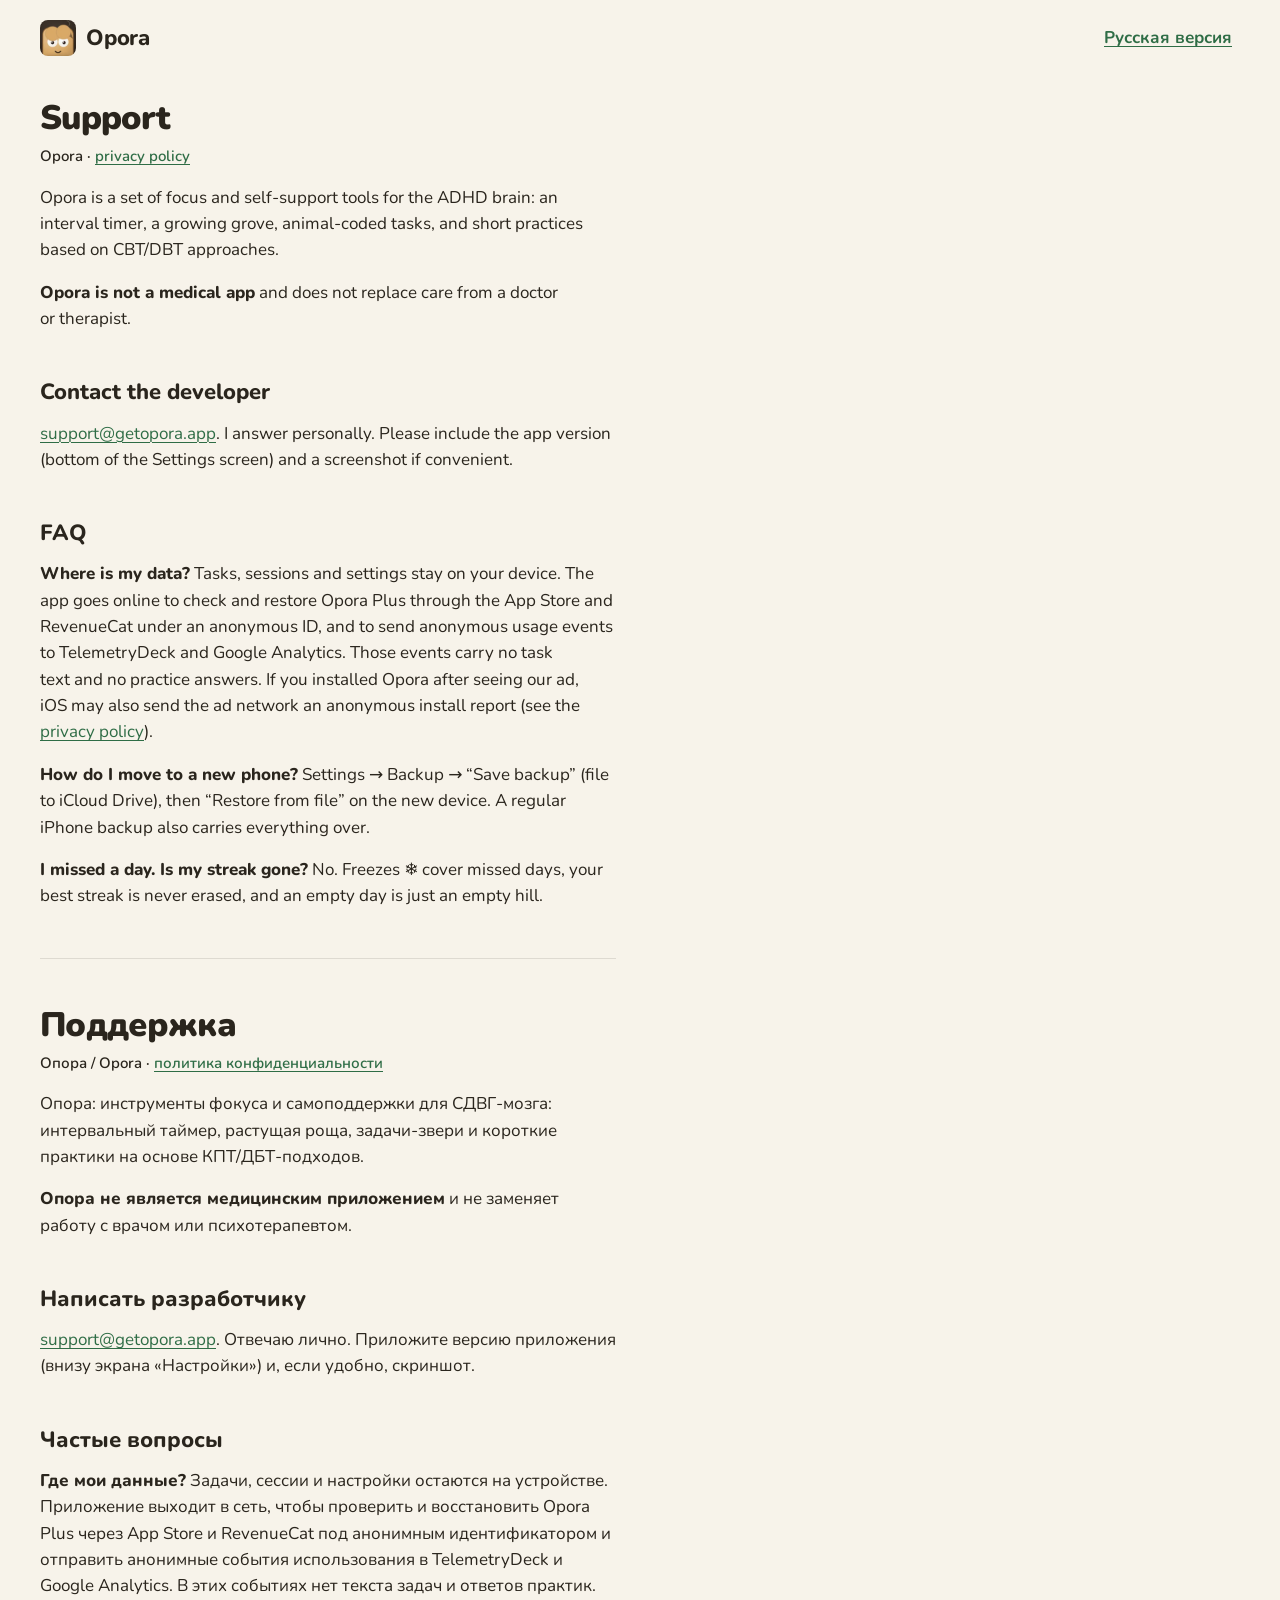
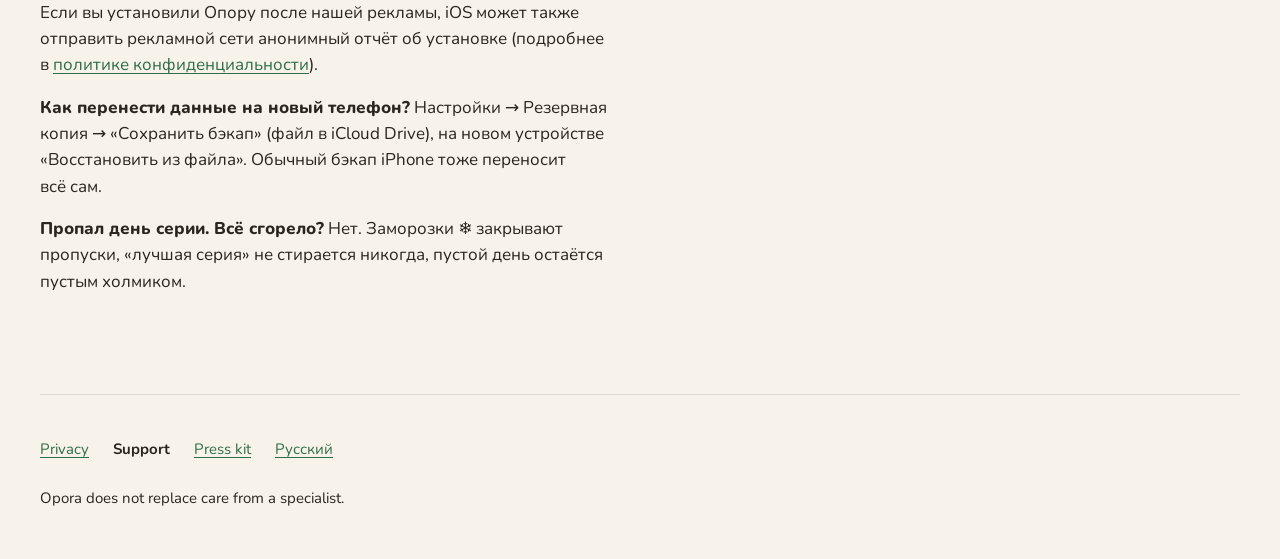
<file: support.html>
<!DOCTYPE html>
<html lang="en">
<head>
<meta charset="utf-8">
<meta name="viewport" content="width=device-width, initial-scale=1, viewport-fit=cover">
<title>Support · Opora</title>
<meta name="description" content="How to reach the developer of Opora, and answers about your data, moving to a new phone and streaks. In English and Russian.">
<link rel="canonical" href="https://getopora.app/support.html">
<meta name="color-scheme" content="light">
<meta name="theme-color" content="#F7F3EA">
<meta name="apple-itunes-app" content="app-id=6800092761">
<meta property="og:type" content="website">
<meta property="og:site_name" content="Opora">
<meta property="og:url" content="https://getopora.app/support.html">
<meta property="og:title" content="Support · Opora">
<meta property="og:description" content="How to reach the developer of Opora, and answers about your data, moving to a new phone and streaks. In English and Russian.">
<meta property="og:image" content="https://getopora.app/og.png">
<meta property="og:image:width" content="1200">
<meta property="og:image:height" content="630">
<meta property="og:image:alt" content="Opora’s weirdos and the hedgehog standing in a row under the headline">
<meta name="twitter:card" content="summary_large_image">
<meta name="twitter:title" content="Support · Opora">
<meta name="twitter:description" content="How to reach the developer of Opora, and answers about your data, moving to a new phone and streaks. In English and Russian.">
<meta name="twitter:image" content="https://getopora.app/og.png">
<meta name="twitter:image:alt" content="Opora’s weirdos and the hedgehog standing in a row under the headline">
<link rel="icon" type="image/png" sizes="64x64" href="favicon.png">
<link rel="apple-touch-icon" sizes="180x180" href="apple-touch-icon.png">
<link rel="stylesheet" href="fonts/nunito.css">
<link rel="stylesheet" href="site.css">
<script src="ga.js" defer></script>
</head>
<body>
<a class="skip-link" href="#main">Skip to content</a>

<header class="wrap site-header">
  <a class="brand" href="./"><img src="logo.webp" alt="" width="36" height="36">Opora</a>
  <a class="lang-switch" href="#ru" lang="ru">Русская версия</a>
</header>

<main id="main" class="wrap doc">
  <section class="prose doc-part" id="en" lang="en" aria-labelledby="en-title">
    <h1 id="en-title">Support</h1>
    <p class="doc-meta">Opora · <a href="privacy.html">privacy policy</a></p>
    <p>Opora is a set of focus and self-support tools for the ADHD brain: an interval timer, a growing grove, animal-coded tasks, and short practices based on CBT/DBT approaches.</p>
    <p><strong>Opora is not a medical app</strong> and does not replace care from a doctor or therapist.</p>

    <h2>Contact the developer</h2>
    <p><a href="mailto:support@getopora.app">support@getopora.app</a>. I answer personally. Please include the app version (bottom of the Settings screen) and a screenshot if convenient.</p>

    <h2>FAQ</h2>
    <p><strong>Where is my data?</strong> Tasks, sessions and settings stay on your device. The app goes online to check and restore Opora Plus through the App Store and RevenueCat under an anonymous ID, and to send anonymous usage events to TelemetryDeck and Google Analytics. Those events carry no task text and no practice answers. If you installed Opora after seeing our ad, iOS may also send the ad network an anonymous install report (see the <a href="privacy.html">privacy policy</a>).</p>
    <p><strong>How do I move to a new phone?</strong> Settings → Backup → “Save backup” (file to iCloud Drive), then “Restore from file” on the new device. A regular iPhone backup also carries everything over.</p>
    <p><strong>I missed a day. Is my streak gone?</strong> No. Freezes ❄️ cover missed days, your best streak is never erased, and an empty day is just an empty hill.</p>
  </section>

  <section class="prose doc-part" id="ru" lang="ru" aria-labelledby="ru-title">
    <h2 class="doc-title" id="ru-title">Поддержка</h2>
    <p class="doc-meta">Опора / Opora · <a href="privacy.html">политика конфиденциальности</a></p>
    <p>Опора: инструменты фокуса и самоподдержки для СДВГ-мозга: интервальный таймер, растущая роща, задачи-звери и короткие практики на основе КПТ/ДБТ-подходов.</p>
    <p><strong>Опора не является медицинским приложением</strong> и не заменяет работу с врачом или психотерапевтом.</p>

    <h3 class="doc-heading">Написать разработчику</h3>
    <p><a href="mailto:support@getopora.app">support@getopora.app</a>. Отвечаю лично. Приложите версию приложения (внизу экрана «Настройки») и, если удобно, скриншот.</p>

    <h3 class="doc-heading">Частые вопросы</h3>
    <p><strong>Где мои данные?</strong> Задачи, сессии и настройки остаются на устройстве. Приложение выходит в сеть, чтобы проверить и восстановить Opora Plus через App Store и RevenueCat под анонимным идентификатором и отправить анонимные события использования в TelemetryDeck и Google Analytics. В этих событиях нет текста задач и ответов практик. Если вы установили Опору после нашей рекламы, iOS может также отправить рекламной сети анонимный отчёт об установке (подробнее в <a href="privacy.html#ru">политике конфиденциальности</a>).</p>
    <p><strong>Как перенести данные на новый телефон?</strong> Настройки → Резервная копия → «Сохранить бэкап» (файл в iCloud Drive), на новом устройстве «Восстановить из файла». Обычный бэкап iPhone тоже переносит всё сам.</p>
    <p><strong>Пропал день серии. Всё сгорело?</strong> Нет. Заморозки ❄️ закрывают пропуски, «лучшая серия» не стирается никогда, пустой день остаётся пустым холмиком.</p>
  </section>
</main>

<footer class="wrap site-footer">
  <ul class="footer-links" role="list">
    <li><a href="privacy.html">Privacy</a></li>
    <li><a href="support.html" aria-current="page">Support</a></li>
    <li><a href="press/">Press kit</a></li>
    <li><a href="ru/" hreflang="ru" lang="ru">Русский</a></li>
  </ul>
  <p>Opora does not replace care from a specialist.</p>
</footer>
</body>
</html>
</file>
<file: fonts/nunito.css>
@font-face {
  font-family: 'Nunito';
  font-style: normal;
  font-display: swap;
  font-weight: 200 1000;
  src: url(nunito-cyrillic-wght-normal.woff2) format('woff2-variations');
  unicode-range: U+0301,U+0400-045F,U+0490-0491,U+04B0-04B1,U+2116;
}
@font-face {
  font-family: 'Nunito';
  font-style: normal;
  font-display: swap;
  font-weight: 200 1000;
  src: url(nunito-latin-ext-wght-normal.woff2) format('woff2-variations');
  unicode-range: U+0100-02BA,U+02BD-02C5,U+02C7-02CC,U+02CE-02D7,U+02DD-02FF,U+0304,U+0308,U+0329,U+1D00-1DBF,U+1E00-1E9F,U+1EF2-1EFF,U+2020,U+20A0-20AB,U+20AD-20C0,U+2113,U+2C60-2C7F,U+A720-A7FF;
}
@font-face {
  font-family: 'Nunito';
  font-style: normal;
  font-display: swap;
  font-weight: 200 1000;
  src: url(nunito-latin-wght-normal.woff2) format('woff2-variations');
  unicode-range: U+0000-00FF,U+0131,U+0152-0153,U+02BB-02BC,U+02C6,U+02DA,U+02DC,U+0304,U+0308,U+0329,U+2000-206F,U+20AC,U+2122,U+2191,U+2193,U+2212,U+2215,U+FEFF,U+FFFD;
}
</file>
<file: site.css>
/* Opora site: one stylesheet for every page. Token names follow DESIGN.md. */

:root {
  --paper: #F7F3EA;
  --surface: #FFFDF7;
  --ink: #2A251D;
  --ink-muted: #7A7263; /* 4.68:1 on surface, 4.30:1 on paper: muted text lives on surface only */
  --forest: #2F6D46;
  --sky: #4E7FA6;
  --amber: #D98E2B;
  --buffalo: #C0533A;
  --elephant: #5F7386;
  --rabbit: #4C8A55;
  --panda: #8A8578;
  --panda-text: #6F6A5E;
  --on-forest: #F7F3EA;
  --on-amber: #2A251D;
  --shade: 42 37 29;
  --well: var(--paper);
  color-scheme: light;
}

/* The night panel is the one dark block on the always-light site. */
.theme-night {
  --paper: #131A25;
  --surface: #1F2837;
  --ink: #F2EDE3;
  --ink-muted: #97A3B2;
  --forest: #8FC7A0;
  --sky: #89C4E3;
  --amber: #E8A33D;
  --on-forest: #131A25;
  --on-amber: #131A25;
  --shade: 2 5 17;
  color-scheme: dark;
  color: var(--ink);
}

/* Derived tokens are declared on both roots so the night panel recomputes them from its own ink. */
:root, .theme-night {
  --line: color-mix(in srgb, var(--ink) 12%, transparent);
  --fill-muted: color-mix(in srgb, var(--ink) 7%, var(--paper));
  --shadow-card: 0 1px 2px rgb(var(--shade) / .06), 0 6px 18px rgb(var(--shade) / .09);
  --shadow-float: 0 2px 4px rgb(var(--shade) / .07), 0 12px 28px rgb(var(--shade) / .14);
}

:root {
  --font-rounded: ui-rounded, "SF Pro Rounded", Nunito, system-ui, sans-serif;

  --text-caption: .75rem;
  --text-subheadline: .9375rem;
  --text-lead: 1.125rem;
  --text-body: 1.0625rem;
  --text-headline: 1.0625rem;
  --text-title2: 1.375rem;
  --text-title: 1.75rem;
  --text-large-title: 2.125rem;
  --text-section: clamp(1.625rem, 1rem + 2.4vw, 2.75rem);
  --text-display: clamp(1.875rem, 1.2rem + 2.8vw, 4rem);

  --space-xs: .25rem;
  --space-sm: .5rem;
  --space-md: 1rem;
  --space-lg: 1.5rem;
  --space-xl: 2rem;
  --space-2xl: 3rem;
  --space-section: clamp(4rem, 3rem + 4vw, 7rem);

  --radius-card: 16px;
  --radius-button: 14px;
  --radius-chip: 999px;

  --ease-out: cubic-bezier(.23, 1, .32, 1);
  --gutter: 1rem;
}

@media (min-width: 48rem) {
  :root { --gutter: 2rem; }
}

/* Base */

*, *::before, *::after { box-sizing: border-box; }

html {
  background: var(--paper);
  color: var(--ink);
  -webkit-text-size-adjust: 100%;
  text-size-adjust: 100%;
  scrollbar-color: color-mix(in srgb, var(--ink) 50%, transparent) var(--paper);
}

body {
  margin: 0;
  background: var(--paper);
  color: var(--ink);
  font: 400 var(--text-body)/1.55 var(--font-rounded);
  overflow-wrap: break-word;
  accent-color: var(--forest);
  -webkit-font-smoothing: antialiased;
  -moz-osx-font-smoothing: grayscale;
}

img, svg { display: block; max-width: 100%; }
img { height: auto; }

h1, h2, h3, p, ul, ol, dl, dd, figure { margin: 0; }
h1, h2, h3 { line-height: 1.1; text-wrap: balance; }
p, li, dd { text-wrap: pretty; }
b, strong { font-weight: 800; }

a {
  color: var(--forest);
  text-decoration-thickness: from-font;
  text-underline-offset: .18em;
  text-decoration-skip-ink: auto;
}
a:hover { text-decoration-thickness: 2px; }

:focus-visible { outline: 3px solid var(--forest); outline-offset: 3px; }

::selection { background: color-mix(in srgb, var(--forest) 24%, var(--surface)); color: var(--ink); }

.visually-hidden {
  position: absolute !important;
  width: 1px; height: 1px;
  margin: -1px; padding: 0;
  overflow: hidden;
  clip-path: inset(50%);
  white-space: nowrap;
  border: 0;
}

.skip-link {
  position: absolute;
  inset-inline-start: var(--gutter);
  top: var(--space-sm);
  z-index: 10;
  padding: .75rem 1.25rem;
  border-radius: var(--radius-button);
  background: var(--forest);
  color: var(--on-forest);
  font-weight: 800;
  text-decoration: none;
  transform: translateY(-200%);
}
.skip-link:focus-visible { transform: none; }

.wrap {
  width: min(100% - 2 * var(--gutter), 75rem);
  margin-inline: auto;
}

/* Header and footer */

.site-header {
  display: flex;
  flex-wrap: wrap; /* at 200% text the language link drops below the brand instead of overlapping it */
  align-items: center;
  justify-content: space-between;
  gap: var(--space-xs) var(--space-md);
  padding-block: var(--space-md);
}

.brand {
  display: inline-flex;
  align-items: center;
  gap: .625rem;
  min-height: 2.75rem;
  color: var(--ink);
  font-weight: 800;
  font-size: var(--text-title2);
  letter-spacing: -.01em;
  text-decoration: none;
}
.brand img { width: 2.25rem; height: 2.25rem; border-radius: 22%; }

.lang-switch {
  display: inline-flex;
  align-items: center;
  min-height: 2.75rem;
  padding-inline: var(--space-sm);
  font-weight: 700;
}

.site-footer {
  margin-top: var(--space-section);
  padding-block: var(--space-xl) var(--space-2xl);
  border-top: 1px solid var(--line);
  display: grid;
  grid-template-columns: minmax(0, 1fr);
  gap: var(--space-md);
  font-size: var(--text-subheadline);
}
.site-footer a { overflow-wrap: anywhere; }
.footer-links {
  display: flex;
  flex-wrap: wrap;
  gap: var(--space-xs) var(--space-lg);
  padding: 0;
  list-style: none;
}
.footer-links a { display: inline-flex; align-items: center; min-height: 2.75rem; }
.footer-links [aria-current="page"] { color: var(--ink); font-weight: 700; text-decoration: none; }

/* Buttons */

.button {
  display: inline-flex;
  flex-wrap: wrap;
  align-items: center;
  justify-content: center;
  gap: .375rem .75rem;
  min-height: 3.5rem;
  padding: calc(.75rem - 1px) calc(1.375rem - 1px);
  border: 1px solid transparent; /* forced-colors mode paints it, so the button keeps its shape */
  border-radius: var(--radius-button);
  font: inherit;
  font-size: var(--text-body);
  font-weight: 800;
  line-height: 1.2;
  text-align: center;
  text-decoration: none;
  cursor: pointer;
  -webkit-tap-highlight-color: transparent;
}
.button-primary {
  background: var(--forest);
  color: var(--on-forest);
  box-shadow: var(--shadow-card);
}
.button-tag {
  padding: 1px .5rem;
  border: 1px solid transparent;
  border-radius: var(--radius-chip);
  background: var(--on-forest);
  color: var(--forest);
  font-size: var(--text-subheadline);
  font-weight: 800;
  line-height: 1.4;
}

/* Panels, stages, bubbles */

.panel {
  background: var(--surface);
  border: 1px solid var(--line);
  border-radius: var(--radius-card);
  box-shadow: var(--shadow-card);
  overflow: hidden;
}

.panel-body {
  display: grid;
  align-content: start;
  gap: var(--space-sm);
  padding: var(--space-lg);
}
.panel-body p { max-width: 36rem; } /* ch runs wide in Nunito: 62ch gave 80+ characters a line */
.panel-title {
  font-size: var(--text-title2);
  font-weight: 800;
  line-height: 1.2;
  letter-spacing: -.01em;
}
.muted { color: var(--ink-muted); }
.nowrap { white-space: nowrap; }

/* A stage is the paper backdrop a weirdo stands on: time, bubble, the weirdo and a piece of the app.
   Its panel is a size container, so the layout follows the panel width and the text size, not the viewport. */
.stage {
  --who: min(11rem, 28cqi);
  display: grid;
  grid-template-columns: minmax(0, 1fr) var(--who);
  grid-template-areas: "time time" "bubble bubble" "prop who";
  grid-template-rows: 1fr auto auto; /* spare height goes above the bubble, so its tail stays on the speaker */
  align-items: end;
  gap: var(--space-sm) var(--space-md);
  padding: var(--space-lg) var(--space-lg) 0;
  background: var(--paper);
}
.stage.is-flipped {
  grid-template-columns: var(--who) minmax(0, 1fr);
  grid-template-areas: "time time" "bubble bubble" "who prop";
}
.stage-who { grid-area: who; width: 100%; }
/* Puddle's art is 45% empty air above the body: tuck it under the bubble row. */
.stage-who.is-low { margin-top: calc(var(--who) * -.46); }
.stage-prop { grid-area: prop; min-width: 0; margin-bottom: var(--space-lg); }

.time-caption {
  grid-area: time;
  align-self: start;
  font-size: var(--text-subheadline);
  font-weight: 700;
  line-height: 1.35;
  font-variant-numeric: tabular-nums;
}
.time-caption span { font-weight: 400; }

.bubble {
  grid-area: bubble;
  justify-self: end;
  position: relative;
  max-width: min(100%, 20ch);
  margin-bottom: .75rem;
  padding: .5rem 1rem .75rem;
  border-radius: 1.25rem;
  background: var(--surface);
  color: var(--ink);
  font-size: var(--text-lead);
  font-weight: 800;
  line-height: 1.3;
  filter: drop-shadow(0 1px 1px rgb(var(--shade) / .08)) drop-shadow(0 6px 10px rgb(var(--shade) / .1));
}
.bubble::after {
  content: "";
  position: absolute;
  top: calc(100% - 1px);
  inset-inline-end: calc(var(--who) / 2 - .6rem);
  width: 1.1rem;
  height: .8rem;
  background: inherit;
  clip-path: polygon(0 0, 100% 0, 20% 100%);
}
.is-flipped .bubble { justify-self: start; }
.is-flipped .bubble::after {
  inset-inline-end: auto;
  inset-inline-start: calc(var(--who) / 2 - .6rem);
  clip-path: polygon(0 0, 100% 0, 80% 100%);
}

/* Small pieces of the app inside a stage. They show content and never pose as controls. */
.app-card {
  padding: .75rem 1rem;
  border-radius: var(--radius-card);
  background: var(--surface);
  box-shadow: var(--shadow-card);
  font-size: var(--text-subheadline);
  line-height: 1.4;
  -webkit-hyphens: auto;
  hyphens: auto;
}
.app-card-title { font-weight: 800; }
.app-card ul { margin-top: .375rem; padding-inline-start: 1.1rem; }
.app-card li + li { margin-top: .125rem; }

.phase { display: flex; align-items: center; gap: .625rem; font-weight: 700; }
.phase + .phase { margin-top: .625rem; }
.phase svg { flex: none; width: 1.75rem; height: 1.75rem; }

.animal-list { display: grid; gap: .375rem; list-style: none; }
.animal-list li { display: flex; flex-wrap: wrap; align-items: center; column-gap: .5rem; }
.animal-list li::before {
  content: "";
  flex: none;
  width: .625rem;
  height: .625rem;
  border-radius: 50%;
  background: var(--animal);
}

.equation { display: flex; flex-wrap: wrap; align-items: center; gap: .25rem .5rem; margin-top: .5rem; font-weight: 700; }
.fraction { display: inline-grid; min-width: 0; text-align: center; }
.fraction span { overflow-wrap: anywhere; }
.fraction span:first-child { padding: 0 .25rem .125rem; border-bottom: 2px solid currentColor; }
.fraction span:last-child { padding: .125rem .25rem 0; }

/* Narrow panels (phones, the 5-column panels near 56rem): the bubble moves into the weirdo's column,
   right above his head, and the app card takes the other column. */
@container (max-width: 24em) {
  .stage {
    --who: min(8.5rem, 38cqi);
    grid-template-areas: "time time" "prop bubble" "prop who";
    grid-template-rows: auto 1fr auto;
    padding: var(--space-md) var(--space-md) 0;
  }
  .stage.is-flipped { grid-template-areas: "time time" "bubble prop" "who prop"; }
  .stage .bubble { justify-self: stretch; align-self: end; max-width: none; padding-inline: .75rem; font-size: var(--text-subheadline); }
  .stage-prop { align-self: start; }
  .app-card { padding: .75rem; }
}
/* Large text in a narrow panel: one column, the card under the weirdo at full width. */
@container (max-width: 16em) {
  .stage, .stage.is-flipped {
    --who: min(9rem, 50cqi);
    grid-template-columns: minmax(0, 1fr);
    grid-template-areas: "time" "bubble" "who" "prop";
    grid-template-rows: auto;
  }
  .stage .bubble { justify-self: end; max-width: 100%; }
  .stage.is-flipped .bubble { justify-self: start; }
  .stage-who { width: var(--who); justify-self: end; }
  .is-flipped .stage-who { justify-self: start; }
  .stage-prop { align-self: auto; }
}

/* Sections */

.section { margin-top: var(--space-section); }
.section-title {
  max-width: 24ch;
  font-size: var(--text-section);
  font-weight: 900;
  line-height: 1.08;
  letter-spacing: -.02em;
}
.section-lead { max-width: 52ch; margin-top: var(--space-sm); font-size: var(--text-lead); }
.section-lead + .section-lead { margin-top: var(--space-sm); }

/* Hero. Phones: Cubie and his bubble above the headline, no panel. Wide screens: one panel, stage beside the pitch. */

.hero { margin-top: var(--space-xs); }

.hero-panel {
  display: grid;
  grid-template-columns: min(6.5rem, 28vw) minmax(0, 1fr);
  grid-template-areas:
    "who say"
    "title title"
    "lead lead"
    "cta cta"
    "fine fine"
    "note note";
  column-gap: var(--space-md);
  align-items: end;
}
.hero-pitch, .hero-stage { display: contents; }

.hero-say { grid-area: say; display: flex; flex-direction: column; align-items: flex-start; gap: var(--space-sm); padding-bottom: var(--space-md); }
.hero-say .time-caption { align-self: flex-start; }
.hero-say .bubble { margin: 0; max-width: 100%; }
.hero-say .bubble::after {
  top: auto;
  bottom: .9rem;
  inset-inline-start: -.7rem;
  inset-inline-end: auto;
  width: .8rem;
  height: 1rem;
  clip-path: polygon(100% 0, 100% 100%, 0 80%);
}
.hero-who { grid-area: who; width: 100%; }

.hero-title {
  grid-area: title;
  margin-top: var(--space-lg);
  font-size: var(--text-display);
  font-weight: 900;
  line-height: 1.04;
  letter-spacing: -.03em;
}
.hero-lead { grid-area: lead; margin-top: var(--space-md); max-width: 40ch; font-size: var(--text-lead); line-height: 1.5; }
.hero-cta { grid-area: cta; margin-top: var(--space-lg); }
.hero-fine { grid-area: fine; margin-top: var(--space-lg); max-width: 44ch; font-size: var(--text-subheadline); }
.hero-note { grid-area: note; margin-top: var(--space-xl); }

.notification {
  width: min(100%, 22rem);
  padding: .75rem 1rem 1rem;
  border-radius: var(--radius-card);
  background: var(--surface);
  box-shadow: var(--shadow-float);
  font-size: var(--text-subheadline);
  line-height: 1.35;
}
.notification-head { display: flex; align-items: center; gap: .5rem; margin-bottom: .375rem; font-size: var(--text-caption); font-weight: 700; }
.notification-head img { width: 1.25rem; height: 1.25rem; border-radius: 22%; }
.notification-head .muted { margin-inline-start: auto; font-weight: 400; }
.notification-title { font-weight: 800; }

@media (max-width: 30rem) {
  .hero-cta { width: 100%; }
}

@media (min-width: 56rem) {
  .hero-panel {
    grid-template-columns: minmax(0, 1fr) minmax(0, 1.08fr);
    grid-template-areas: "stage pitch";
    column-gap: 0;
    align-items: stretch;
    background: var(--surface);
    border: 1px solid var(--line);
    border-radius: var(--radius-card);
    box-shadow: var(--shadow-card);
    overflow: hidden;
  }
  .hero-stage {
    --who: min(16rem, 17vw);
    grid-area: stage;
    display: grid;
    grid-template-columns: minmax(0, 1fr) var(--who);
    grid-template-areas: "say say" "note who";
    grid-template-rows: 1fr auto; /* spare height sits above the bubble, so the tail lands on Cubie */
    align-items: end;
    column-gap: var(--space-md);
    padding: var(--space-xl) var(--space-xl) 0;
    background: var(--paper);
  }
  .hero-pitch {
    grid-area: pitch;
    display: grid;
    align-content: center;
    justify-items: start;
    padding: var(--space-2xl) clamp(2rem, 4vw, 4rem);
  }
  .hero-pitch > * { grid-area: auto; }
  .hero-title { margin-top: 0; }
  .hero-say { align-self: stretch; align-items: stretch; justify-content: flex-end; gap: var(--space-sm); }
  .hero-say .time-caption { align-self: flex-end; }
  .hero-say .bubble {
    align-self: flex-end;
    max-width: 13ch;
    margin-bottom: .75rem;
    font-size: var(--text-title2);
  }
  .hero-say .bubble::after {
    top: calc(100% - 1px);
    bottom: auto;
    inset-inline-start: auto;
    inset-inline-end: calc(var(--who) / 2 - .6rem);
    width: 1.2rem;
    height: .9rem;
    clip-path: polygon(0 0, 100% 0, 20% 100%);
  }
  .hero-note { align-self: end; margin: 0 0 var(--space-xl); }

  /* 404: Picklenaut stands alone on the stage, so he takes the middle and his bubble gets room. */
  .hero-stage.is-solo {
    grid-template-columns: minmax(0, 1fr) var(--who) minmax(0, 1fr);
    grid-template-areas: "say say say" ". who .";
    align-content: end;
  }
  .is-solo .hero-say { justify-content: flex-end; }
  .is-solo .hero-say .bubble { align-self: center; max-width: 20ch; }
  .is-solo .hero-say .bubble::after { inset-inline-end: calc(50% - .6rem); }
}

/* The day strip */

.strip, .night-row { display: grid; gap: var(--space-lg); margin-top: var(--space-xl); }
.strip > .panel, .night-row > .panel { display: grid; grid-template-columns: minmax(0, 1fr); grid-template-rows: 1fr auto; container-type: inline-size; }
/* The heading and text come first for screen readers; the stage still shows on top. */
.panel > .stage, .panel > .grove-figure { order: -1; }

@media (min-width: 56rem) {
  .strip, .night-row { grid-template-columns: repeat(12, minmax(0, 1fr)); }
  .span-7 { grid-column: span 7; }
  .span-5 { grid-column: span 5; }
  .stage { min-height: 19rem; }
}

@media (max-width: 30rem) {
  .panel-body { padding: var(--space-md) var(--space-md) var(--space-lg); }
}

.stage-sleeper { grid-area: prop; justify-self: end; width: calc(var(--who) * .75); }

.seed-card { max-width: 22rem; margin-block: var(--space-sm); background: var(--paper); box-shadow: none; }
.seed-card .app-card-title { font-size: var(--text-body); }

/* The grove fills its stage row, so a panel stretched beside the taller night panel shows more hill, not blank paper. */
.grove-figure { display: grid; padding: var(--space-lg); background: var(--paper); }
.grove-figure img { width: 100%; height: 100%; aspect-ratio: 1; object-fit: cover; object-position: 50% 100%; border-radius: var(--radius-card); }

/* Screens */

.screens-rail {
  display: grid;
  grid-auto-flow: column;
  grid-auto-columns: min(64%, 15rem);
  gap: var(--space-md);
  margin: var(--space-xl) calc(-1 * var(--gutter)) 0;
  padding: 0 var(--gutter) var(--space-md);
  overflow-x: auto;
  overscroll-behavior-x: contain;
  scroll-snap-type: x mandatory;
  scroll-padding-inline: var(--gutter);
  list-style: none;
}
.screens-rail li { scroll-snap-align: start; }
.screens-rail img { width: 100%; border-radius: var(--radius-card); box-shadow: var(--shadow-card); }
.screens-rail:focus-visible, .screens-rail a:focus-visible { outline-offset: -3px; } /* the scroller clips a ring drawn outside */

@media (min-width: 48rem) {
  .screens-rail {
    grid-auto-flow: row;
    grid-template-columns: repeat(4, minmax(0, 1fr));
    gap: var(--space-lg);
    margin-inline: 0;
    padding: 0;
    overflow: visible;
  }
}

/* The cast */

.cast-grid {
  display: grid;
  grid-template-columns: repeat(auto-fill, minmax(min(100%, 7rem), 1fr));
  gap: var(--space-sm);
  margin-top: var(--space-xl);
  padding: 0;
  list-style: none;
}
@media (min-width: 40rem) {
  .cast-grid { grid-template-columns: repeat(4, minmax(0, 1fr)); gap: var(--space-md); }
}
@media (min-width: 64rem) {
  .cast-grid { grid-template-columns: repeat(5, minmax(0, 1fr)); }
}

.cast-card {
  display: flex;
  flex-direction: column;
  background: var(--surface);
  border: 1px solid var(--line);
  border-radius: var(--radius-card);
  box-shadow: var(--shadow-card);
}
/* No overflow clip on the card: a hop may rise past its top edge. */
.cast-portrait {
  --pad: var(--space-md);
  position: relative;
  display: block;
  width: 100%;
  padding: var(--pad) var(--pad) 0;
  border: 0;
  border-radius: calc(var(--radius-card) - 1px) calc(var(--radius-card) - 1px) 0 0;
  background: var(--well);
  color: inherit;
  font: inherit;
  cursor: pointer;
  -webkit-tap-highlight-color: transparent;
}
.cast-portrait:focus-visible { outline-offset: -4px; }
.cast-portrait:active { background: color-mix(in srgb, var(--ink) 6%, var(--well)); }
.cast-portrait img { width: min(100%, 8.5rem); margin-inline: auto; transform-origin: 50% 100%; }
/* The clip frame holds the 424x512 art 730/768 wide, centered, 40/1024 above its bottom; the video lines that box up with the img. */
.cast-portrait video {
  --art: min(100% - 2 * var(--pad), 8.5rem);
  position: absolute;
  left: 50%;
  bottom: 0;
  width: calc(var(--art) / .9505);
  aspect-ratio: 3 / 4;
  margin-bottom: calc(var(--art) / .9505 * -.0521);
  translate: -50% 0;
  opacity: 0;
  pointer-events: none;
  /* The encoded cream sits within 2 levels of --well: short side and top fades hide what is left of the seam. */
  -webkit-mask: linear-gradient(90deg, transparent, #000 4% 96%, transparent), linear-gradient(transparent, #000 6%);
  -webkit-mask-composite: source-in;
  mask: linear-gradient(90deg, transparent, #000 4% 96%, transparent), linear-gradient(transparent, #000 6%);
  mask-composite: intersect;
}
.cast-portrait.is-playing, .cast-portrait.is-playing:hover, .cast-portrait.is-playing:active { background: var(--well); }
.cast-portrait.is-playing video { opacity: 1; }
/* Where site.js plays clips instead of hops, the portrait clips them to its rounded box, fade-out included. */
@media (prefers-reduced-motion: no-preference) {
  .cast-portrait[data-clip] { overflow: hidden; }
}
.cast-text { display: grid; gap: .25rem; padding: .5rem .75rem .75rem; }
.cast-name {
  display: flex;
  flex-wrap: wrap;
  align-items: center;
  gap: .25rem .5rem;
  font-size: var(--text-headline);
  font-weight: 800;
  line-height: 1.3;
  -webkit-hyphens: auto;
  hyphens: auto;
  overflow-wrap: anywhere; /* at 200% text a long name breaks inside its card */
}
.cast-line { color: var(--ink-muted); font-size: var(--text-subheadline); line-height: 1.4; }

.level {
  display: inline-block;
  min-width: 1.5rem;
  padding: .125rem .5rem;
  border-radius: var(--radius-chip);
  background: var(--amber);
  color: var(--on-amber);
  font-size: var(--text-caption);
  font-weight: 800;
  line-height: 1.4;
  text-align: center;
  font-variant-numeric: tabular-nums;
}

/* Phones: after the base cast rules so these win. */
@media (max-width: 39.99rem) {
  .cast-portrait { --pad: var(--space-sm); }
  .cast-text { padding: .5rem .5rem .75rem; }
  /* The level sits on its own line, so every card in a row starts its name at the same height. */
  .cast-name { flex-direction: column; align-items: flex-start; font-size: var(--text-subheadline); }
}

/* Free and Plus */

.offer-grid { display: grid; grid-template-columns: minmax(0, 1fr); gap: var(--space-lg); margin-top: var(--space-xl); }
.offer-grid .panel-body { gap: var(--space-md); padding: var(--space-xl) var(--space-lg); }
.offer-grid > .signature { margin-top: 0; }
/* TaxCrab signs under the shorter free panel, beside the longer Plus one. */
@media (min-width: 48rem) {
  .offer-grid {
    grid-template-columns: repeat(2, minmax(0, 1fr));
    grid-template-areas: "free plus" "sig plus";
    align-items: start;
  }
  .offer-free { grid-area: free; }
  .offer-plus { grid-area: plus; }
  .offer-grid > .signature { grid-area: sig; }
  .offer-grid .panel-body { padding: var(--space-xl); }
}

.list { display: grid; gap: .5rem; padding-inline-start: 1.2rem; }
.list li::marker { color: var(--ink-muted); }

/* Signature: the weirdo who speaks signs with a portrait, a name and a lowercase line. */
.signature { display: flex; flex-wrap: wrap; align-items: flex-end; gap: var(--space-md); margin-top: var(--space-xl); }
.signature-face {
  position: relative;
  flex: none;
  width: 5.5rem;
  aspect-ratio: 424 / 512;
  padding: 0;
  border: 0;
  border-radius: var(--radius-button);
  background: none;
  color: inherit;
  font: inherit;
  cursor: pointer;
  -webkit-tap-highlight-color: transparent;
}
.signature-face img { position: absolute; inset: 0; width: 100%; height: 100%; }
.signature-face .face-mood { opacity: 0; }
.signature-face[aria-pressed="true"] .face-rest { opacity: 0; }
.signature-face[aria-pressed="true"] .face-mood { opacity: 1; }
.signature-text { padding-bottom: .5rem; }
.signature-name { font-size: var(--text-headline); font-weight: 800; line-height: 1.3; }
.signature-line { font-size: var(--text-subheadline); line-height: 1.4; }
.panel .signature-name, .panel .signature-line { color: var(--ink-muted); }

/* Questions */

.faq { display: grid; gap: var(--space-lg); max-width: 36rem; margin-top: var(--space-xl); }
.faq dt { font-size: var(--text-headline); font-weight: 800; line-height: 1.3; }
.faq dd { margin-top: .375rem; }

/* Closing */

/* Phones: the closing sits on paper like the hero, so the button keeps the full width. */
.closing-panel { display: grid; grid-template-columns: minmax(0, 1fr); gap: var(--space-lg); }
.closing-line {
  max-width: 22ch;
  font-size: clamp(1.5rem, 1.1rem + 1.4vw, 2.25rem);
  font-weight: 900;
  line-height: 1.12;
  letter-spacing: -.02em;
}
.closing-act { display: grid; justify-items: start; gap: var(--space-sm); }
.closing-panel .signature { margin-top: 0; }
@media (max-width: 30rem) {
  .closing-act .button { width: 100%; }
}
@media (min-width: 48rem) {
  /* Packed columns: Cubie signs beside the line and the button instead of at the far edge. */
  .closing-panel {
    grid-template-columns: auto auto;
    justify-content: start;
    column-gap: 4rem;
    align-items: end;
    padding: var(--space-2xl);
    background: var(--surface);
    border: 1px solid var(--line);
    border-radius: var(--radius-card);
    box-shadow: var(--shadow-card);
  }
  .closing-panel .signature-face { width: 6.5rem; }
  .closing-panel .signature { grid-column: 2; grid-row: 1 / span 2; }
}

/* Russian runs 15-30% longer and Nunito's Cyrillic sets wider. :lang(ru) keeps these off the English page. */

:lang(ru) .hero-title { font-size: clamp(1.875rem, 1.2rem + 2.6vw, 3.5rem); }
@media (min-width: 56rem) {
  /* balance left «которые» alone on a line of the four-line desktop headline */
  :lang(ru) .hero-title { text-wrap: pretty; }
}
/* Крабухгалтер, Скейтокарась and Картофеевна outgrow a 3-column phone card: hyphenate, break only as a last resort. */
:lang(ru) .cast-name {
  -webkit-hyphens: auto;
  hyphens: auto;
  hyphenate-limit-chars: 8 4 4;
  overflow-wrap: anywhere;
}
@media (min-width: 56rem) {
  :lang(ru) .hero-say .bubble { max-width: 18ch; }
}

/* Long legal text: privacy, support, press. */

.prose { max-width: 36rem; } /* about 70 characters a line; ch runs wide in Nunito */
/* «конфиденциальности» is one 18-letter word: the size shrinks on phones and hyphens catch it at 200% text zoom. */
.prose h1, .prose .doc-title {
  font-size: clamp(1.5rem, 1rem + 3vw, var(--text-large-title));
  font-weight: 900;
  letter-spacing: -.02em;
  hyphens: auto;
}
.prose h2, .prose .doc-heading { margin-top: var(--space-2xl); font-size: var(--text-title2); font-weight: 800; }
.prose h3 { margin-top: var(--space-xl); font-size: var(--text-headline); font-weight: 800; }
.prose p, .prose ul, .prose ol { margin-top: var(--space-md); }
.prose ul { padding-inline-start: 1.25rem; }
.prose li + li { margin-top: .5rem; }
.prose li::marker { color: var(--ink-muted); }
.prose a { overflow-wrap: anywhere; }

/* One document in two languages: the Russian part repeats the English one below it, so its title is an h2 at h1 size. */
.doc { padding-top: var(--space-lg); }
.doc-part { scroll-margin-top: var(--space-lg); }
.doc-part + .doc-part { margin-top: var(--space-2xl); padding-top: var(--space-2xl); border-top: 1px solid var(--line); }
.prose .doc-title { margin-top: 0; }
.prose .doc-meta { margin-top: var(--space-sm); font-size: var(--text-subheadline); font-weight: 600; } /* ink: muted fails 4.5:1 on paper */
.prose .doc-short {
  margin-top: var(--space-lg);
  padding: var(--space-md) var(--space-lg);
  background: var(--surface);
  border: 1px solid var(--line);
  border-radius: var(--radius-card);
}

/* Motion: only on request, and only for people who have not asked the system for less. */

@media (hover: hover) and (pointer: fine) {
  .button-primary:hover { background: color-mix(in srgb, var(--forest) 80%, var(--ink)); }
  .button-secondary:hover { background: var(--fill-muted); }
  .cast-portrait:hover { background: color-mix(in srgb, var(--ink) 4%, var(--well)); }
}

@media (prefers-reduced-motion: no-preference) {
  .button { transition: transform 160ms var(--ease-out), background-color 160ms ease-out; }
  .button:active { transform: scale(.96); }
  .cast-portrait { transition: background-color 160ms ease-out; }
  .cast-portrait video { transition: opacity 150ms ease-out; }
  .cast-portrait img { transition: transform 100ms var(--ease-out); }
  .cast-portrait:active img { transform: scale(.96); }
  /* The new face fades in over the old one, which stays opaque until the fade ends. */
  .signature-face .face-mood { transition: opacity 220ms ease-out; }
  .signature-face .face-rest { transition: opacity 0s; }
  .signature-face[aria-pressed="true"] .face-rest { transition: opacity 0s 220ms; }
  .skip-link { transition: transform 160ms var(--ease-out); }
}

/* Press kit */

.press-intro .section-lead { margin-top: var(--space-md); }
.press-top { display: grid; gap: var(--space-2xl); }
.press-facts .press-group-title { margin-top: 0; font-size: var(--text-title); }
@media (min-width: 64rem) {
  .press-top { grid-template-columns: minmax(0, 1fr) minmax(0, 27rem); column-gap: 4rem; align-items: start; }
  .press-facts { margin-top: var(--space-md); }
}
.press-actions { display: flex; flex-wrap: wrap; gap: var(--space-md); margin-top: var(--space-xl); }
.press-fine { max-width: 52ch; margin-top: var(--space-md); font-size: var(--text-subheadline); }

.button-secondary {
  background: var(--surface);
  color: var(--ink);
  border: 1px solid var(--line);
  box-shadow: var(--shadow-card);
}
.button-secondary img { width: 1.75rem; height: 1.75rem; border-radius: 22%; }
.button-secondary .muted { font-size: var(--text-subheadline); font-weight: 600; }

.facts { display: grid; max-width: 46rem; margin-top: var(--space-md); padding: var(--space-xs) var(--space-lg); }
.facts > div { display: grid; gap: .125rem; padding-block: var(--space-md); }
.facts > div + div { border-top: 1px solid var(--line); }
.facts dt { color: var(--ink-muted); font-size: var(--text-subheadline); font-weight: 700; }
.facts a { overflow-wrap: anywhere; }
.facts + .section-lead { margin-top: var(--space-lg); }
@media (min-width: 40rem) {
  .facts > div { grid-template-columns: 6.5rem minmax(0, 1fr); gap: var(--space-md); align-items: baseline; }
}

.press-group-title { margin-top: var(--space-2xl); font-size: var(--text-title2); font-weight: 800; line-height: 1.2; }
.press-group-title + .screens-rail { margin-top: var(--space-md); }

.press-portrait {
  padding: var(--space-md) var(--space-md) 0;
  border-radius: calc(var(--radius-card) - 1px) calc(var(--radius-card) - 1px) 0 0;
  background: var(--well);
}
.press-portrait img { width: min(100%, 8.5rem); margin-inline: auto; }
.press-portrait + .cast-text { display: flex; flex: 1; flex-direction: column; }
.press-dl { display: inline-flex; align-self: flex-start; align-items: center; min-height: 2.75rem; margin-top: auto; font-size: var(--text-subheadline); font-weight: 700; }

.screens-rail a { display: block; border-radius: var(--radius-card); }
@media (max-width: 39.99rem) {
  .press-grid { grid-template-columns: repeat(auto-fill, minmax(min(100%, 9.5rem), 1fr)); gap: var(--space-md); }
}

/* ADHD self-check (adhd-test/): one column, real radios, nothing leaves the page. */

.test { max-width: 42rem; padding-top: var(--space-lg); }
.test-title { font-size: clamp(1.625rem, 1rem + 3vw, var(--text-large-title)); font-weight: 900; letter-spacing: -.02em; }
.test-lead { margin-top: var(--space-md); font-size: var(--text-lead); line-height: 1.5; }
.test-note {
  margin-top: var(--space-lg);
  padding: var(--space-md) var(--space-lg);
  background: var(--surface);
  border: 1px solid var(--line);
  border-radius: var(--radius-card);
  font-weight: 600;
}
.test-form { display: grid; gap: var(--space-md); margin-top: var(--space-xl); }
.test-q {
  min-width: 0;
  margin: 0;
  padding: var(--space-lg);
  background: var(--surface);
  border: 1px solid var(--line);
  border-radius: var(--radius-card);
  box-shadow: var(--shadow-card);
}
.test-q legend { float: left; width: 100%; padding: 0; font-weight: 800; line-height: 1.35; }
.test-q-num { display: block; margin-bottom: var(--space-xs); color: var(--ink-muted); font-size: var(--text-subheadline); font-weight: 700; }
.test-scale { clear: both; display: grid; gap: var(--space-sm); padding-top: var(--space-md); }
.test-option {
  display: flex;
  align-items: center;
  gap: .625rem;
  min-height: 2.75rem;
  padding: .5rem .875rem;
  border: 1px solid var(--line);
  border-radius: var(--radius-button);
  background: var(--paper);
  font-weight: 700;
  cursor: pointer;
  -webkit-tap-highlight-color: transparent;
}
.test-option input { flex: none; width: 1.25rem; height: 1.25rem; margin: 0; accent-color: var(--forest); }
.test-option:has(input:checked) { border-color: var(--forest); background: color-mix(in srgb, var(--forest) 12%, var(--surface)); }
.test-option:has(input:focus-visible) { outline: 3px solid var(--forest); outline-offset: 2px; }
.test-option input:focus-visible { outline: none; }
.test-missing { margin-top: var(--space-sm); color: var(--buffalo); font-weight: 700; }
.test-submit { justify-self: start; margin-top: var(--space-sm); }
.test-result { display: grid; gap: var(--space-md); margin-top: var(--space-xl); }
.test-form[hidden], .test-result[hidden] { display: none; }
.test-result:focus { outline: none; }
.test-result-panel { padding: var(--space-lg); }
.test-result-title, .test-opora-title { font-size: var(--text-title2); font-weight: 900; }
.test-result-panel p { margin-top: var(--space-sm); font-size: var(--text-lead); line-height: 1.5; }
.test-opora { display: grid; gap: var(--space-md); padding: var(--space-lg); }
.test-opora img { width: 5.5rem; }
.test-opora-list { display: grid; gap: var(--space-sm); margin-block: var(--space-md) var(--space-lg); padding-inline-start: 1.25rem; }
.test-fine { margin-top: var(--space-md); color: var(--ink-muted); font-size: var(--text-subheadline); }
.test-again { justify-self: start; }
.test-source { margin-top: var(--space-xl); font-size: var(--text-subheadline); }
@media (min-width: 40rem) {
  .test-scale { grid-template-columns: repeat(5, minmax(0, 1fr)); }
  .test-option { flex-direction: column; justify-content: center; gap: .375rem; padding-block: .75rem; text-align: center; }
  .test-opora { grid-template-columns: 9rem minmax(0, 1fr); align-items: start; }
  .test-opora img { width: 100%; }
}
.home-check { margin-top: var(--space-lg); }

/* ADHD self-check, 18 items: part headings, the result meters and the scoring explainer. */

.test-part { margin-top: var(--space-lg); font-size: var(--text-title2); font-weight: 900; }
.test-part-lead { margin-top: calc(-1 * var(--space-sm)); }
.test-profile { display: grid; gap: var(--space-md); }
.meters { display: grid; gap: var(--space-md); }
.meter { --tone: var(--sky); }
.meter-hy { --tone: var(--amber); }
.meter-head { display: flex; flex-wrap: wrap; justify-content: space-between; gap: var(--space-xs) var(--space-md); font-weight: 800; }
.meter-value { font-variant-numeric: tabular-nums; }
.meter-track { position: relative; display: grid; grid-template-columns: repeat(9, minmax(0, 1fr)); gap: 4px; margin-top: var(--space-sm); }
.meter-cell { height: 1.25rem; border-radius: 6px; background: var(--fill-muted); box-shadow: inset 0 0 0 1px var(--line); }
.meter-cell.is-on { background: var(--tone); box-shadow: none; }
/* The DSM-5 line sits between the fourth and fifth cell: four cells plus four gaps, minus half a gap. */
.meter-mark, .meter-legend-mark { width: 3px; border-radius: 2px; background: var(--ink); }
.meter-mark { position: absolute; top: -.375rem; bottom: -.375rem; left: calc((100% - 32px) * 4 / 9 + 14px); }
.meter-legend { display: flex; align-items: center; gap: .625rem; font-size: var(--text-subheadline); }
.meter-legend-mark { flex: none; height: 1.25rem; }
.test-type-title { font-size: var(--text-headline); font-weight: 900; }
.test-profile [data-type] p { margin-top: var(--space-xs); }
.test-caution { color: var(--ink-muted); font-size: var(--text-subheadline); }
.test-explain { display: grid; gap: var(--space-md); margin-top: var(--space-2xl); }
.test-explain .test-part { margin-top: var(--space-md); }
.cutoff { margin: 0; }
.cutoff figcaption { font-size: var(--text-subheadline); font-weight: 700; }
.cutoff-row { display: grid; grid-template-columns: repeat(5, minmax(0, 1fr)); gap: 4px; margin-top: var(--space-xs); }
.cutoff-cell, .cutoff-key-swatch {
  padding: .5rem .125rem;
  border: 1px solid var(--line);
  border-radius: 8px;
  background: var(--surface);
  font-size: min(var(--text-caption), max(11px, 2.8vw)); /* «Sometimes» fits a 390px cell, hyphens catch 320px */
  font-weight: 700;
  text-align: center;
  -webkit-hyphens: auto;
  hyphens: auto;
}
.cutoff-cell.is-counted, .cutoff-key-swatch { border-color: var(--forest); background: color-mix(in srgb, var(--forest) 16%, var(--surface)); }
.cutoff-key { display: flex; align-items: center; gap: .5rem; font-size: var(--text-subheadline); }
.cutoff-key-swatch { width: 1.5rem; height: 1rem; padding: 0; }
.kinds { display: grid; gap: var(--space-sm); padding: 0; list-style: none; }
.kind {
  display: grid;
  grid-template-columns: auto minmax(0, 1fr);
  gap: .25rem .75rem;
  padding: var(--space-md) var(--space-lg);
  background: var(--surface);
  border: 1px solid var(--line);
  border-radius: var(--radius-card);
}
.kind h3 { font-size: var(--text-headline); font-weight: 800; }
.kind p { grid-column: 2; }
.kind-dot { width: .875rem; height: .875rem; margin-top: .3rem; border-radius: 50%; background: var(--sky); }
.kind-hy .kind-dot { background: var(--amber); }
.kind-both .kind-dot { background: linear-gradient(90deg, var(--sky) 50%, var(--amber) 50%); }
@media (min-width: 40rem) {
  .kinds { grid-template-columns: repeat(3, minmax(0, 1fr)); }
  .kind p { grid-column: 1 / -1; }
}

.course-cta { margin-top: var(--space-lg); }
.course-shot { display: block; width: min(100%, 20rem); height: auto; margin-top: var(--space-xl); border-radius: 24px; }
</file>
